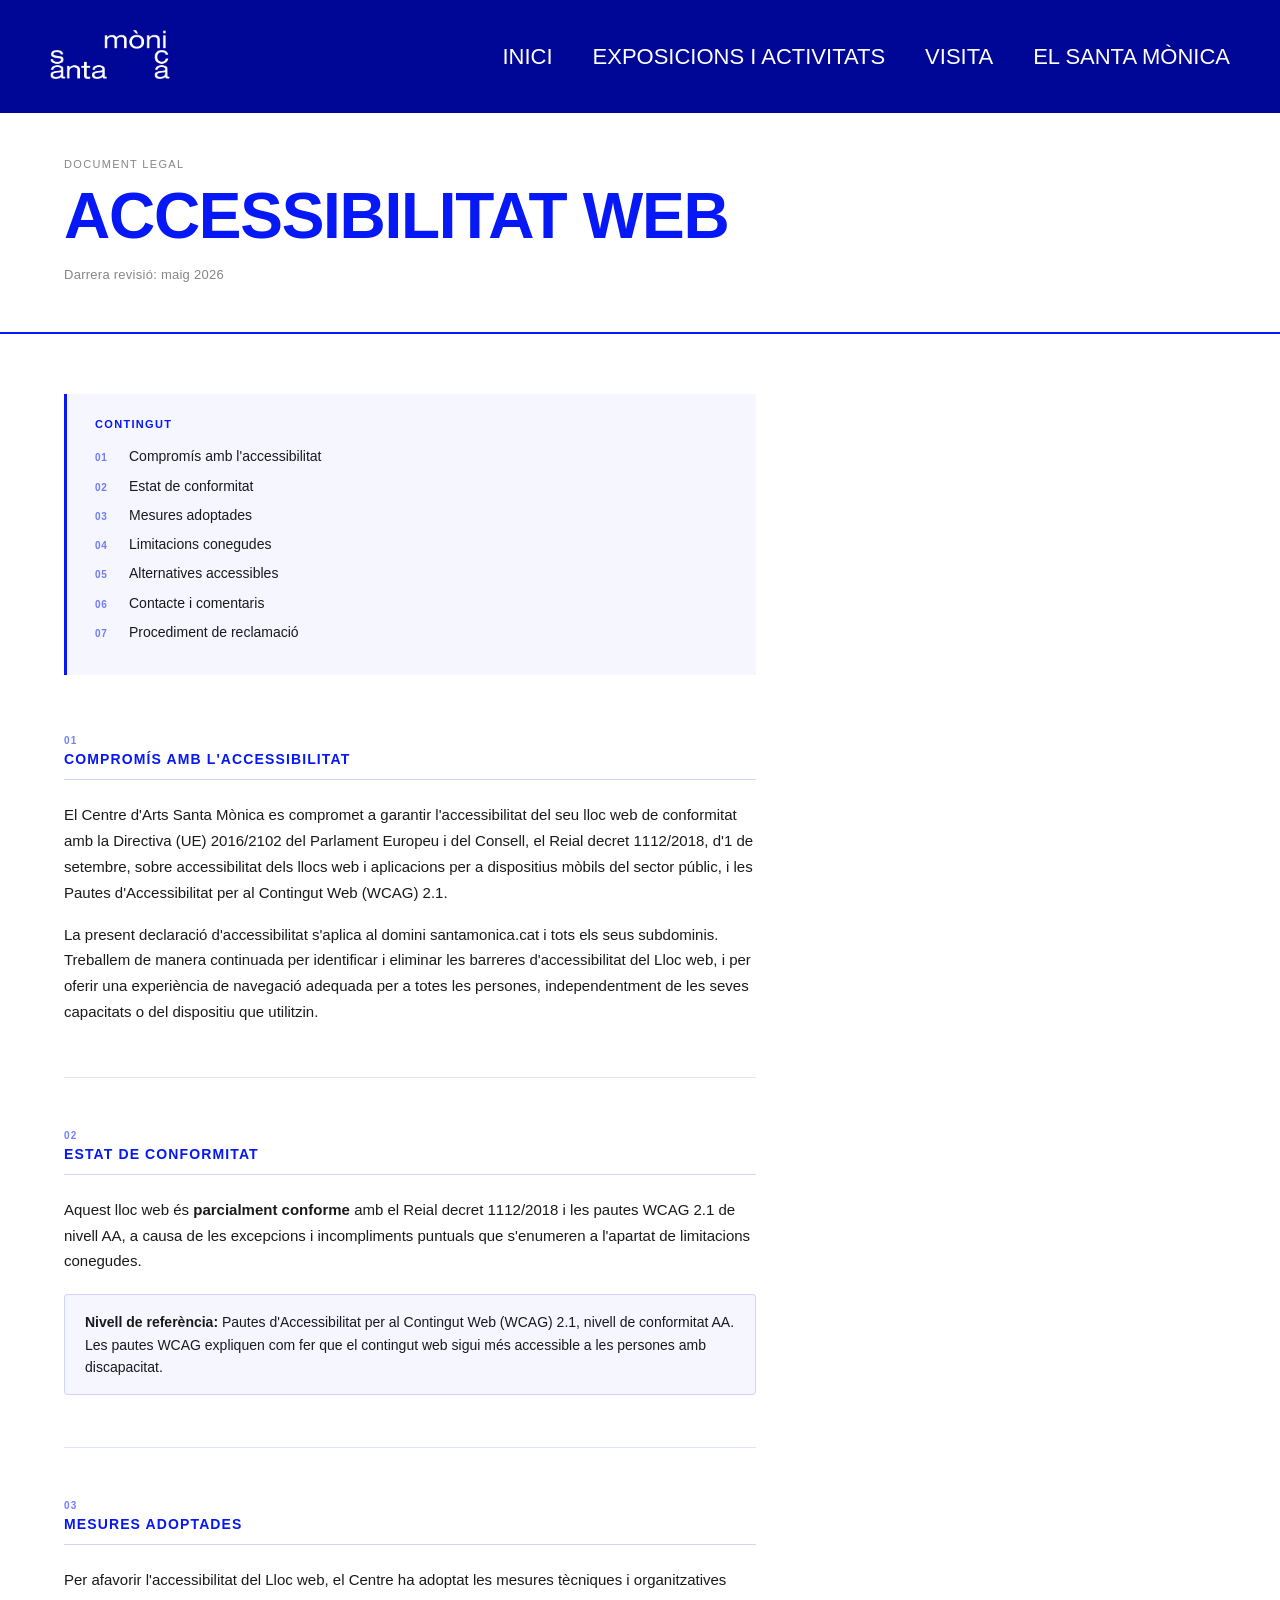
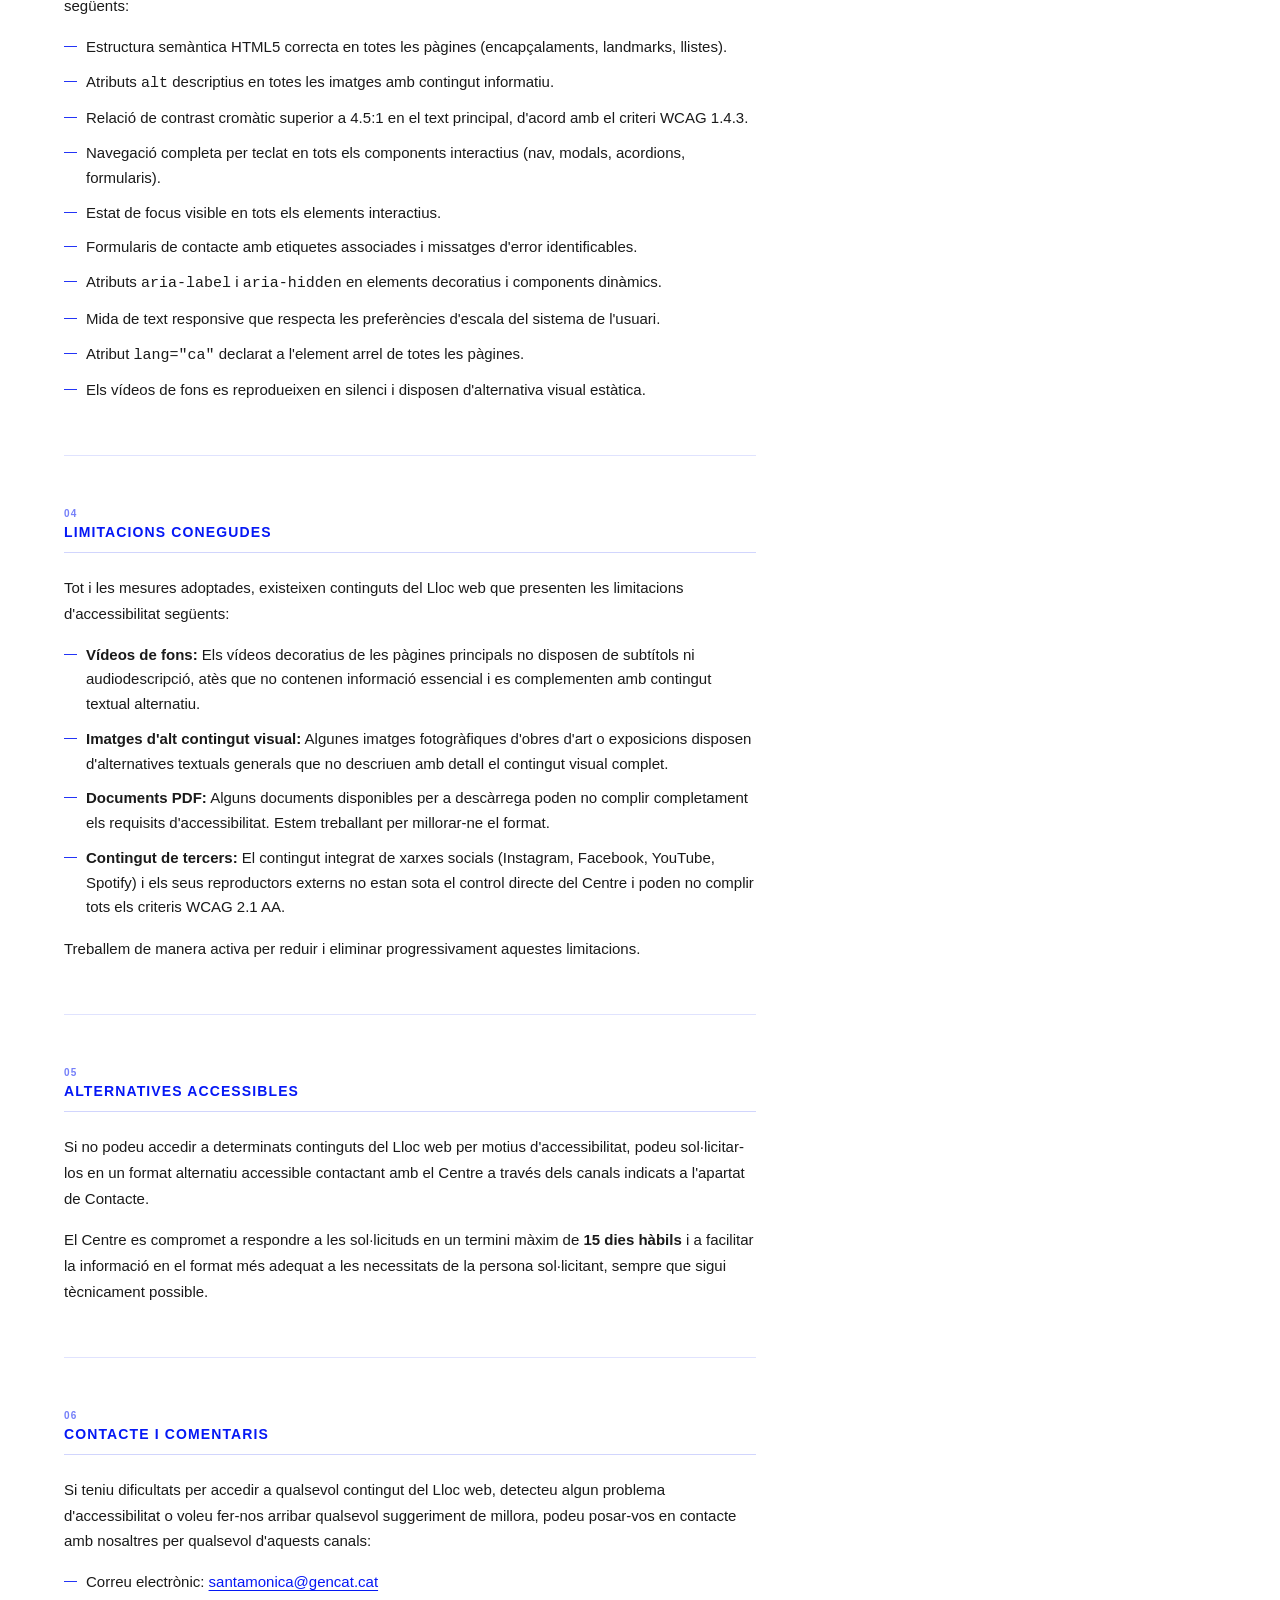
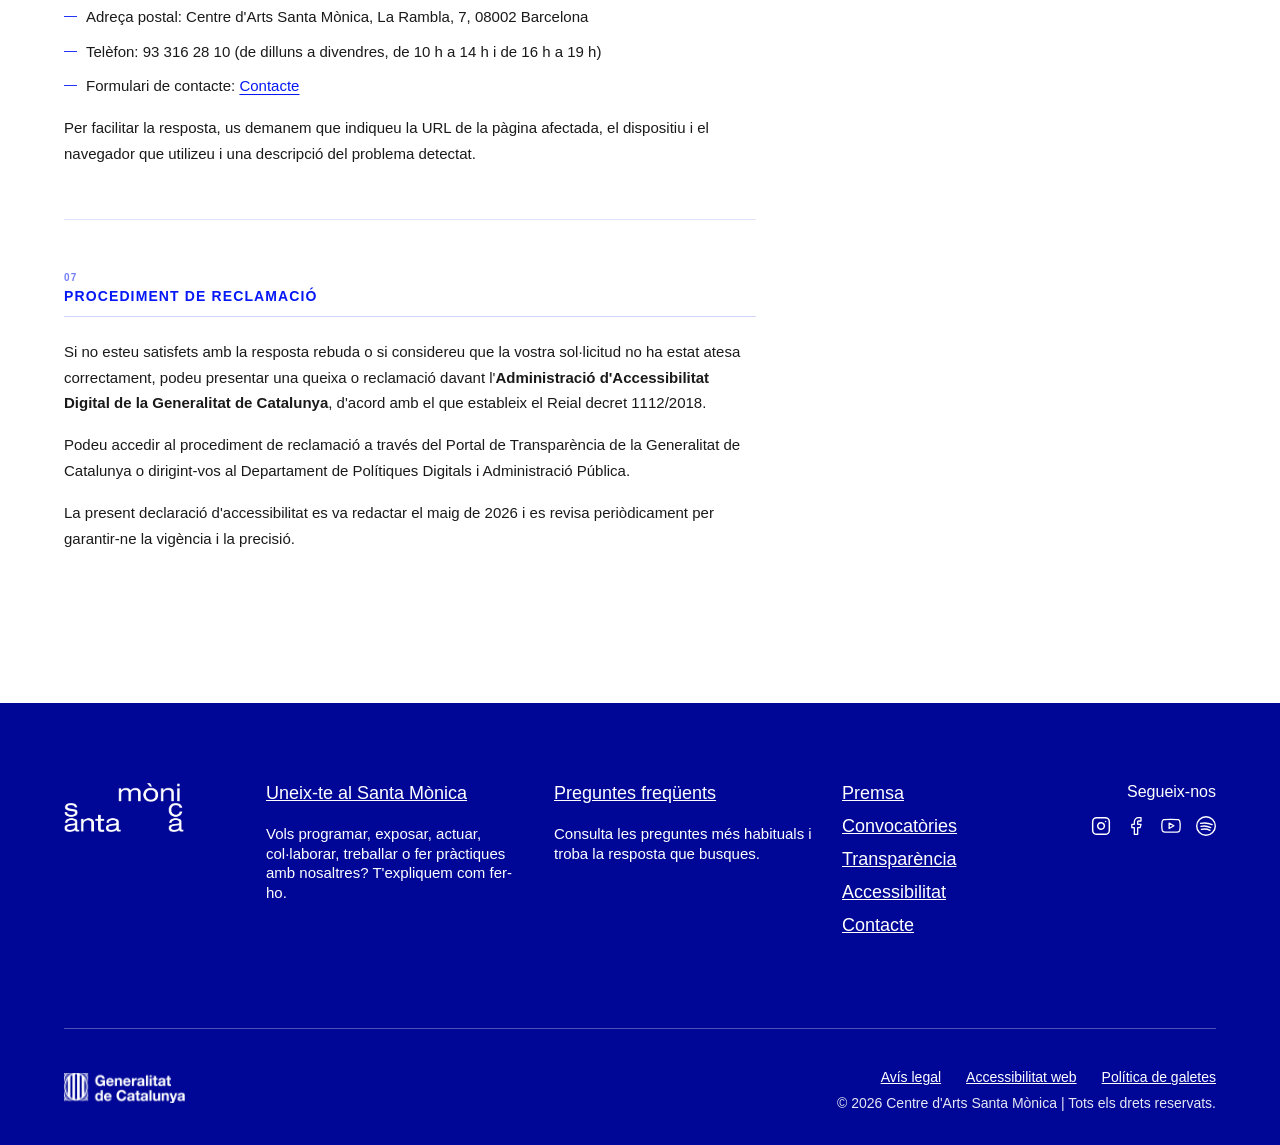
<file: accessibilitat.html>
<!DOCTYPE html>
<html lang="ca">
<head>
  <meta charset="UTF-8" />
  <meta name="viewport" content="width=device-width, initial-scale=1.0" />
  <link rel="icon" href="data:,">
  <meta name="author" content="Ruth Coll">
  <title>Accessibilitat Web — Santa Mònica Centre d'Arts Contemporànies</title>
  <link rel="stylesheet" href="css/base.css">
  <link rel="stylesheet" href="css/pages.css">
  <link rel="stylesheet" href="css/ui.css">
</head>

<body class="page-legal">

  <!-- NAVEGACIÓ -->
  <nav>
    <div class="logo-placeholder">
      <a href="index.html" aria-label="Santa Mònica — tornar a l'inici">
        <img class="img-logo" src="media/LOGOTIP_SM_negatiu.png" alt="Santa Mònica">
      </a>
    </div>
    <div class="nav-links">
      <a class="nav-link" href="index.html">INICI</a>
      <a class="nav-link" href="exp-act.html">EXPOSICIONS I ACTIVITATS</a>
      <a class="nav-link" href="visita.html">VISITA</a>
      <a class="nav-link" href="santa-monica.html">EL SANTA MÒNICA</a>
    </div>
    <div class="menu-toggle" role="button" aria-expanded="false" aria-label="Obrir menú" tabindex="0">
      <span></span>
      <span></span>
      <span></span>
    </div>
  </nav>

  <div class="legal-wrap">

    <!-- CAPÇALERA -->
    <header class="legal-header">
      <p class="legal-header-meta">Document legal</p>
      <h1 class="legal-header-title">Accessibilitat web</h1>
      <p class="legal-header-date">Darrera revisió: maig 2026</p>
    </header>

    <!-- COS -->
    <main class="legal-body">

      <!-- Índex -->
      <div class="legal-toc" aria-label="Índex del document">
        <p class="legal-toc-title">Contingut</p>
        <ol>
          <li><a href="#compromis">Compromís amb l'accessibilitat</a></li>
          <li><a href="#conformitat">Estat de conformitat</a></li>
          <li><a href="#mesures">Mesures adoptades</a></li>
          <li><a href="#limitacions">Limitacions conegudes</a></li>
          <li><a href="#alternatives">Alternatives accessibles</a></li>
          <li><a href="#contacte">Contacte i comentaris</a></li>
          <li><a href="#procediment">Procediment de reclamació</a></li>
        </ol>
      </div>

      <!-- 01 -->
      <section class="legal-section" id="compromis">
        <span class="legal-section-num">01</span>
        <h2 class="legal-section-title">Compromís amb l'accessibilitat</h2>
        <p>El Centre d'Arts Santa Mònica es compromet a garantir l'accessibilitat del seu lloc web de conformitat amb la Directiva (UE) 2016/2102 del Parlament Europeu i del Consell, el Reial decret 1112/2018, d'1 de setembre, sobre accessibilitat dels llocs web i aplicacions per a dispositius mòbils del sector públic, i les Pautes d'Accessibilitat per al Contingut Web (WCAG) 2.1.</p>
        <p>La present declaració d'accessibilitat s'aplica al domini santamonica.cat i tots els seus subdominis. Treballem de manera continuada per identificar i eliminar les barreres d'accessibilitat del Lloc web, i per oferir una experiència de navegació adequada per a totes les persones, independentment de les seves capacitats o del dispositiu que utilitzin.</p>
      </section>

      <hr class="legal-divider">

      <!-- 02 -->
      <section class="legal-section" id="conformitat">
        <span class="legal-section-num">02</span>
        <h2 class="legal-section-title">Estat de conformitat</h2>
        <p>Aquest lloc web és <strong>parcialment conforme</strong> amb el Reial decret 1112/2018 i les pautes WCAG 2.1 de nivell AA, a causa de les excepcions i incompliments puntuals que s'enumeren a l'apartat de limitacions conegudes.</p>
        <div class="legal-note">
          <strong>Nivell de referència:</strong> Pautes d'Accessibilitat per al Contingut Web (WCAG) 2.1, nivell de conformitat AA. Les pautes WCAG expliquen com fer que el contingut web sigui més accessible a les persones amb discapacitat.
        </div>
      </section>

      <hr class="legal-divider">

      <!-- 03 -->
      <section class="legal-section" id="mesures">
        <span class="legal-section-num">03</span>
        <h2 class="legal-section-title">Mesures adoptades</h2>
        <p>Per afavorir l'accessibilitat del Lloc web, el Centre ha adoptat les mesures tècniques i organitzatives següents:</p>
        <ul>
          <li>Estructura semàntica HTML5 correcta en totes les pàgines (encapçalaments, landmarks, llistes).</li>
          <li>Atributs <code>alt</code> descriptius en totes les imatges amb contingut informatiu.</li>
          <li>Relació de contrast cromàtic superior a 4.5:1 en el text principal, d'acord amb el criteri WCAG 1.4.3.</li>
          <li>Navegació completa per teclat en tots els components interactius (nav, modals, acordions, formularis).</li>
          <li>Estat de focus visible en tots els elements interactius.</li>
          <li>Formularis de contacte amb etiquetes associades i missatges d'error identificables.</li>
          <li>Atributs <code>aria-label</code> i <code>aria-hidden</code> en elements decoratius i components dinàmics.</li>
          <li>Mida de text responsive que respecta les preferències d'escala del sistema de l'usuari.</li>
          <li>Atribut <code>lang="ca"</code> declarat a l'element arrel de totes les pàgines.</li>
          <li>Els vídeos de fons es reprodueixen en silenci i disposen d'alternativa visual estàtica.</li>
        </ul>
      </section>

      <hr class="legal-divider">

      <!-- 04 -->
      <section class="legal-section" id="limitacions">
        <span class="legal-section-num">04</span>
        <h2 class="legal-section-title">Limitacions conegudes</h2>
        <p>Tot i les mesures adoptades, existeixen continguts del Lloc web que presenten les limitacions d'accessibilitat següents:</p>
        <ul>
          <li><strong>Vídeos de fons:</strong> Els vídeos decoratius de les pàgines principals no disposen de subtítols ni audiodescripció, atès que no contenen informació essencial i es complementen amb contingut textual alternatiu.</li>
          <li><strong>Imatges d'alt contingut visual:</strong> Algunes imatges fotogràfiques d'obres d'art o exposicions disposen d'alternatives textuals generals que no descriuen amb detall el contingut visual complet.</li>
          <li><strong>Documents PDF:</strong> Alguns documents disponibles per a descàrrega poden no complir completament els requisits d'accessibilitat. Estem treballant per millorar-ne el format.</li>
          <li><strong>Contingut de tercers:</strong> El contingut integrat de xarxes socials (Instagram, Facebook, YouTube, Spotify) i els seus reproductors externs no estan sota el control directe del Centre i poden no complir tots els criteris WCAG 2.1 AA.</li>
        </ul>
        <p>Treballem de manera activa per reduir i eliminar progressivament aquestes limitacions.</p>
      </section>

      <hr class="legal-divider">

      <!-- 05 -->
      <section class="legal-section" id="alternatives">
        <span class="legal-section-num">05</span>
        <h2 class="legal-section-title">Alternatives accessibles</h2>
        <p>Si no podeu accedir a determinats continguts del Lloc web per motius d'accessibilitat, podeu sol·licitar-los en un format alternatiu accessible contactant amb el Centre a través dels canals indicats a l'apartat de Contacte.</p>
        <p>El Centre es compromet a respondre a les sol·licituds en un termini màxim de <strong>15 dies hàbils</strong> i a facilitar la informació en el format més adequat a les necessitats de la persona sol·licitant, sempre que sigui tècnicament possible.</p>
      </section>

      <hr class="legal-divider">

      <!-- 06 -->
      <section class="legal-section" id="contacte">
        <span class="legal-section-num">06</span>
        <h2 class="legal-section-title">Contacte i comentaris</h2>
        <p>Si teniu dificultats per accedir a qualsevol contingut del Lloc web, detecteu algun problema d'accessibilitat o voleu fer-nos arribar qualsevol suggeriment de millora, podeu posar-vos en contacte amb nosaltres per qualsevol d'aquests canals:</p>
        <ul>
          <li>Correu electrònic: <a href="mailto:santamonica@gencat.cat">santamonica@gencat.cat</a></li>
          <li>Adreça postal: Centre d'Arts Santa Mònica, La Rambla, 7, 08002 Barcelona</li>
          <li>Telèfon: 93 316 28 10 (de dilluns a divendres, de 10 h a 14 h i de 16 h a 19 h)</li>
          <li>Formulari de contacte: <a href="index.html#contactForm">Contacte</a></li>
        </ul>
        <p>Per facilitar la resposta, us demanem que indiqueu la URL de la pàgina afectada, el dispositiu i el navegador que utilizeu i una descripció del problema detectat.</p>
      </section>

      <hr class="legal-divider">

      <!-- 07 -->
      <section class="legal-section" id="procediment">
        <span class="legal-section-num">07</span>
        <h2 class="legal-section-title">Procediment de reclamació</h2>
        <p>Si no esteu satisfets amb la resposta rebuda o si considereu que la vostra sol·licitud no ha estat atesa correctament, podeu presentar una queixa o reclamació davant l'<strong>Administració d'Accessibilitat Digital de la Generalitat de Catalunya</strong>, d'acord amb el que estableix el Reial decret 1112/2018.</p>
        <p>Podeu accedir al procediment de reclamació a través del Portal de Transparència de la Generalitat de Catalunya o dirigint-vos al Departament de Polítiques Digitals i Administració Pública.</p>
        <p>La present declaració d'accessibilitat es va redactar el maig de 2026 i es revisa periòdicament per garantir-ne la vigència i la precisió.</p>
      </section>

    </main>
  </div>

  <!-- FOOTER -->
  <footer class="site-footer">
    <div class="footer-container">
      <div class="footer-main">
        <div class="footer-col col-logo">
          <img src="media/LOGOTIP_SM_negatiu.png" alt="Santa Mònica" class="footer-brand">
        </div>
        <div class="footer-col">
          <a href="santa-monica.html" class="footer-title">Uneix-te al Santa Mònica</a>
          <p class="footer-text">
            Vols programar, exposar, actuar, col·laborar, treballar o fer pràctiques amb nosaltres? T'expliquem com fer-ho.
          </p>
        </div>
        <div class="footer-col">
          <a href="#" class="footer-title">Preguntes freqüents</a>
          <p class="footer-text">
            Consulta les preguntes més habituals i troba la resposta que busques.
          </p>
        </div>
        <div class="footer-col footer-links">
          <a href="#">Premsa</a>
          <a href="#">Convocatòries</a>
          <a href="#">Transparència</a>
          <a href="accessibilitat.html">Accessibilitat</a>
          <a href="index.html#contactForm">Contacte</a>
        </div>
        <div class="footer-col col-social">
          <span class="footer-label-social">Segueix-nos</span>
          <div class="social-icons">
            <a href="https://www.instagram.com/centredartssantamonica?utm_source=ig_web_button_share_sheet&igsh=ZDNlZDc0MzIxNw==">
              <img src="media/icons/Instagram.svg" alt="Instagram">
            </a>
            <a href="https://www.facebook.com/centredartssantamonica/">
              <img src="media/icons/Facebook.svg" alt="Facebook">
            </a>
            <a href="https://www.youtube.com/@centredartssantamonica/videos">
              <img src="media/icons/Youtube.svg" alt="Youtube">
            </a>
            <a href="https://open.spotify.com/show/2XfPIAbiKjf5RLUIC010Aw?si=94f9bc2fd46b4761">
              <img src="media/icons/spotify.svg" alt="Spotify">
            </a>
          </div>
        </div>
      </div>
      <div class="footer-bottom">
        <div class="footer-bottom-left">
          <img src="media/logos/generalitat.svg" alt="Generalitat de Catalunya" class="logo-gencat">
        </div>
        <div class="footer-bottom-right">
          <div class="legal-links">
            <a href="avis-legal.html">Avís legal</a>
            <a href="accessibilitat.html">Accessibilitat web</a>
            <a href="politica-galetes.html">Política de galetes</a>
          </div>
          <p class="copyright">© 2026 Centre d'Arts Santa Mònica | Tots els drets reservats.</p>
        </div>
      </div>
    </div>
  </footer>

  <script src="js/main.js"></script>
</body>
</html>
</file>
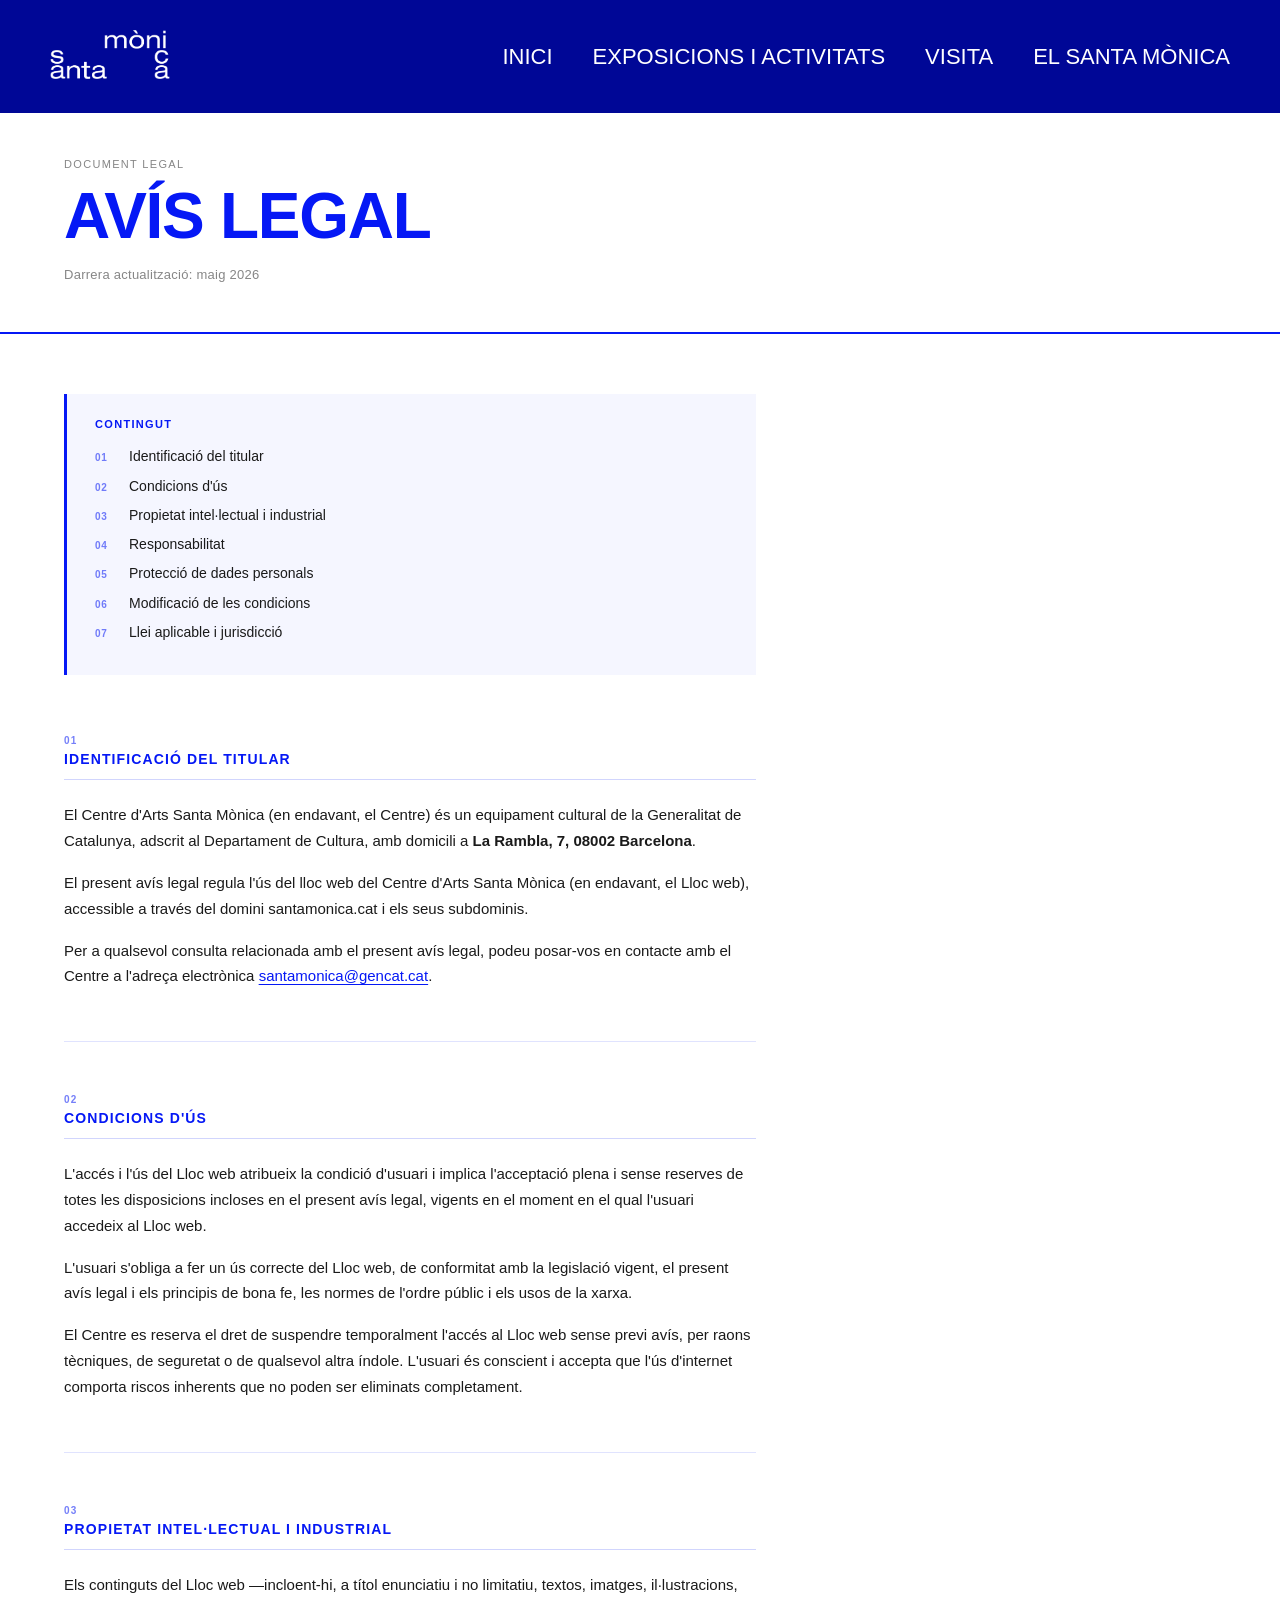
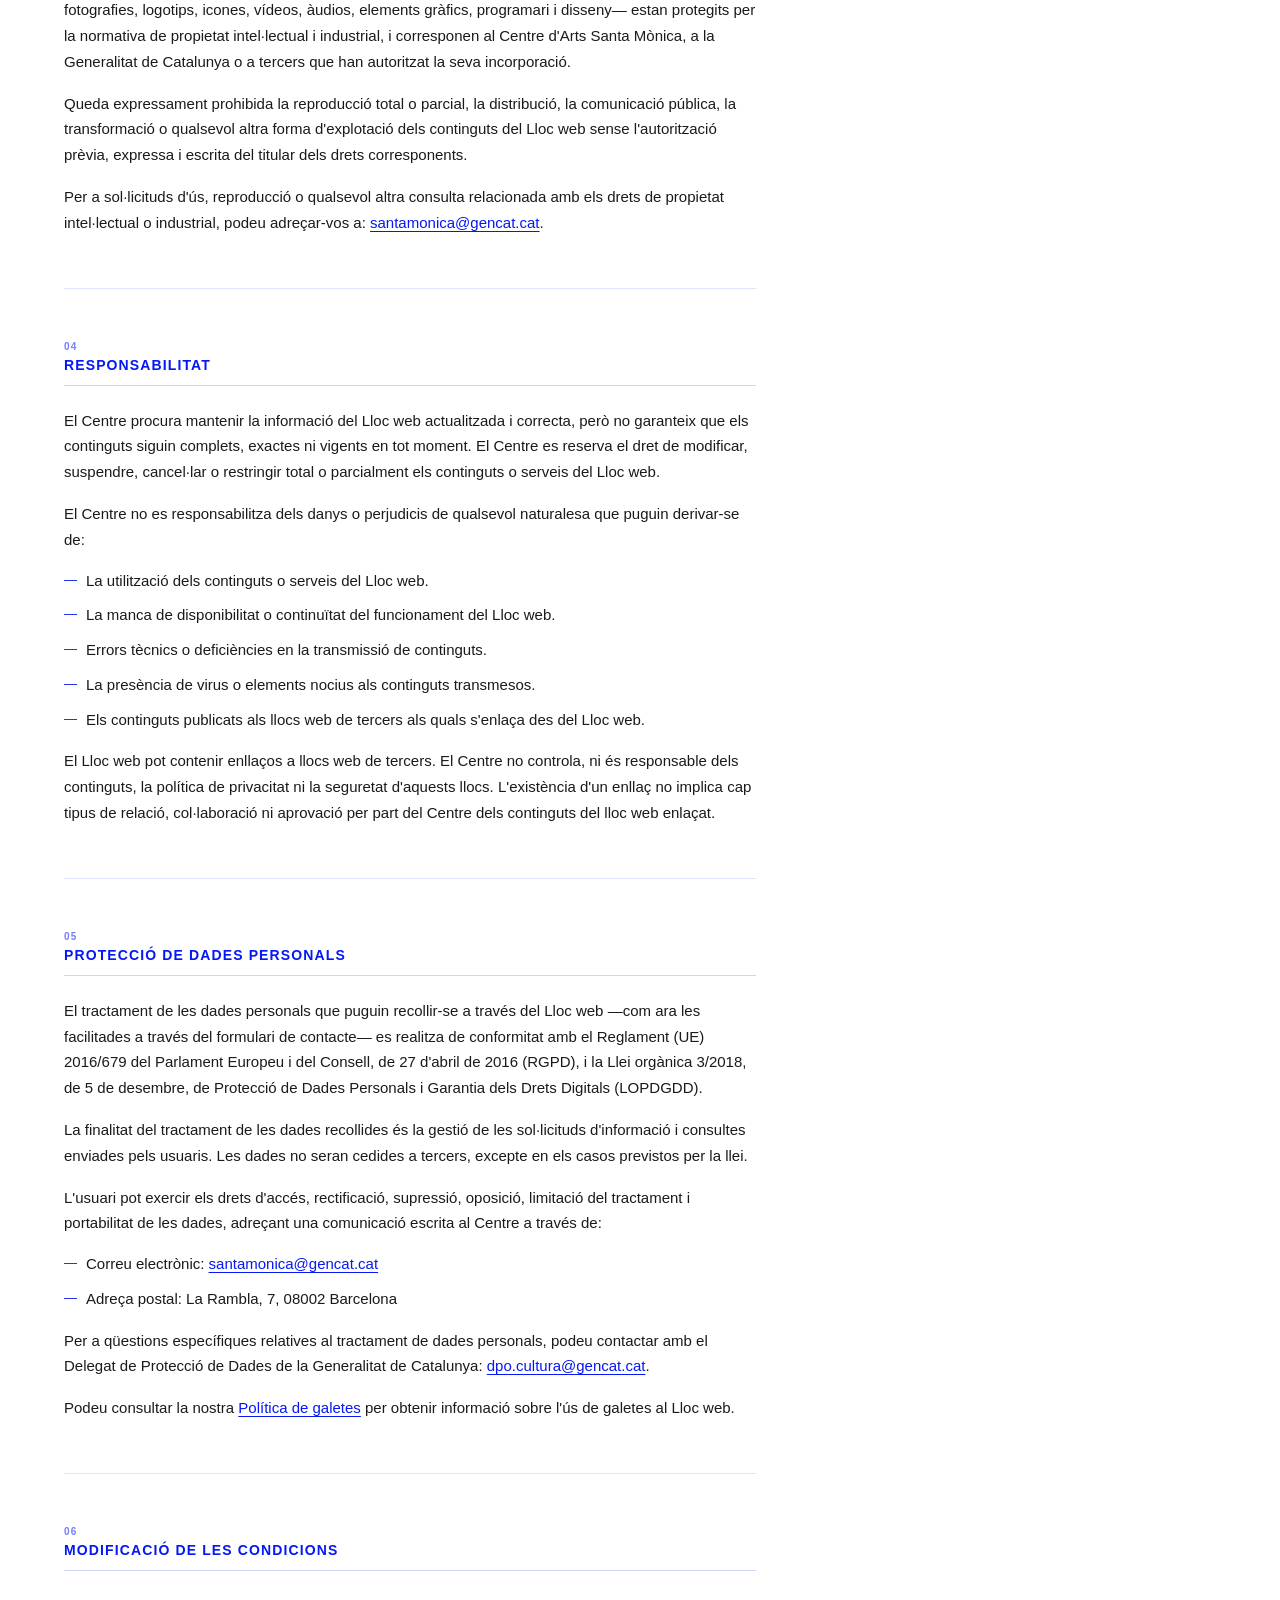
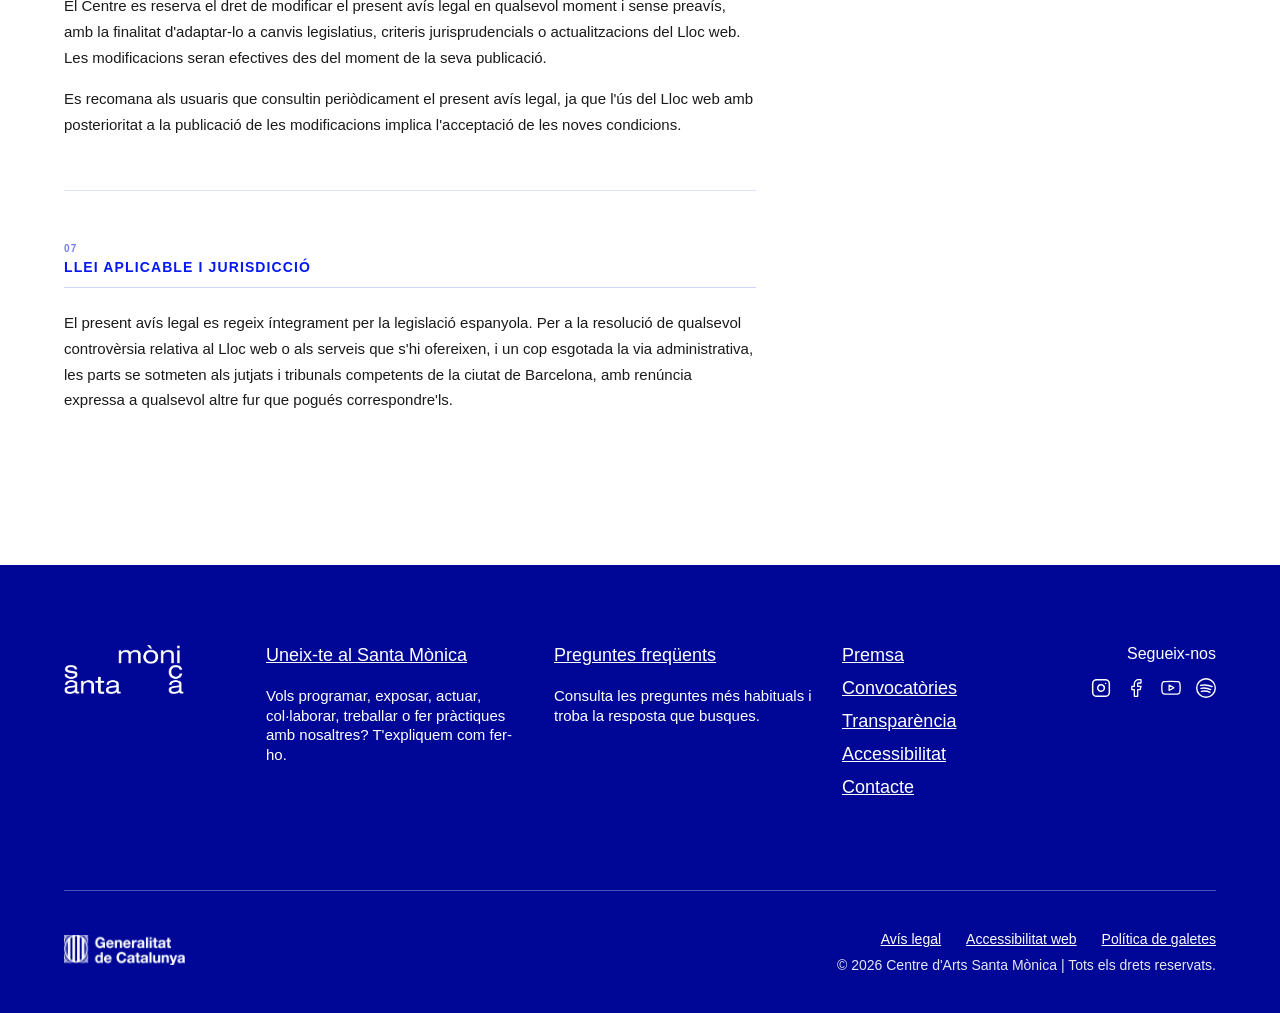
<file: avis-legal.html>
<!DOCTYPE html>
<html lang="ca">
<head>
  <meta charset="UTF-8" />
  <meta name="viewport" content="width=device-width, initial-scale=1.0" />
  <link rel="icon" href="data:,">
  <meta name="author" content="Ruth Coll">
  <title>Avís Legal — Santa Mònica Centre d'Arts Contemporànies</title>
  <link rel="stylesheet" href="css/base.css">
  <link rel="stylesheet" href="css/pages.css">
  <link rel="stylesheet" href="css/ui.css">
</head>

<body class="page-legal">

  <!-- NAVEGACIÓ -->
  <nav>
    <div class="logo-placeholder">
      <a href="index.html" aria-label="Santa Mònica — tornar a l'inici">
        <img class="img-logo" src="media/LOGOTIP_SM_negatiu.png" alt="Santa Mònica">
      </a>
    </div>
    <div class="nav-links">
      <a class="nav-link" href="index.html">INICI</a>
      <a class="nav-link" href="exp-act.html">EXPOSICIONS I ACTIVITATS</a>
      <a class="nav-link" href="visita.html">VISITA</a>
      <a class="nav-link" href="santa-monica.html">EL SANTA MÒNICA</a>
    </div>
    <div class="menu-toggle" role="button" aria-expanded="false" aria-label="Obrir menú" tabindex="0">
      <span></span>
      <span></span>
      <span></span>
    </div>
  </nav>

  <div class="legal-wrap">

    <!-- CAPÇALERA -->
    <header class="legal-header">
      <p class="legal-header-meta">Document legal</p>
      <h1 class="legal-header-title">Avís legal</h1>
      <p class="legal-header-date">Darrera actualització: maig 2026</p>
    </header>

    <!-- COS -->
    <main class="legal-body">

      <!-- Índex -->
      <div class="legal-toc" aria-label="Índex del document">
        <p class="legal-toc-title">Contingut</p>
        <ol>
          <li><a href="#titular">Identificació del titular</a></li>
          <li><a href="#condicions">Condicions d'ús</a></li>
          <li><a href="#propietat">Propietat intel·lectual i industrial</a></li>
          <li><a href="#responsabilitat">Responsabilitat</a></li>
          <li><a href="#dades">Protecció de dades personals</a></li>
          <li><a href="#modificacio">Modificació de les condicions</a></li>
          <li><a href="#llei">Llei aplicable i jurisdicció</a></li>
        </ol>
      </div>

      <!-- 01 -->
      <section class="legal-section" id="titular">
        <span class="legal-section-num">01</span>
        <h2 class="legal-section-title">Identificació del titular</h2>
        <p>El Centre d'Arts Santa Mònica (en endavant, el Centre) és un equipament cultural de la Generalitat de Catalunya, adscrit al Departament de Cultura, amb domicili a <strong>La Rambla, 7, 08002 Barcelona</strong>.</p>
        <p>El present avís legal regula l'ús del lloc web del Centre d'Arts Santa Mònica (en endavant, el Lloc web), accessible a través del domini santamonica.cat i els seus subdominis.</p>
        <p>Per a qualsevol consulta relacionada amb el present avís legal, podeu posar-vos en contacte amb el Centre a l'adreça electrònica <a href="mailto:santamonica@gencat.cat">santamonica@gencat.cat</a>.</p>
      </section>

      <hr class="legal-divider">

      <!-- 02 -->
      <section class="legal-section" id="condicions">
        <span class="legal-section-num">02</span>
        <h2 class="legal-section-title">Condicions d'ús</h2>
        <p>L'accés i l'ús del Lloc web atribueix la condició d'usuari i implica l'acceptació plena i sense reserves de totes les disposicions incloses en el present avís legal, vigents en el moment en el qual l'usuari accedeix al Lloc web.</p>
        <p>L'usuari s'obliga a fer un ús correcte del Lloc web, de conformitat amb la legislació vigent, el present avís legal i els principis de bona fe, les normes de l'ordre públic i els usos de la xarxa.</p>
        <p>El Centre es reserva el dret de suspendre temporalment l'accés al Lloc web sense previ avís, per raons tècniques, de seguretat o de qualsevol altra índole. L'usuari és conscient i accepta que l'ús d'internet comporta riscos inherents que no poden ser eliminats completament.</p>
      </section>

      <hr class="legal-divider">

      <!-- 03 -->
      <section class="legal-section" id="propietat">
        <span class="legal-section-num">03</span>
        <h2 class="legal-section-title">Propietat intel·lectual i industrial</h2>
        <p>Els continguts del Lloc web —incloent-hi, a títol enunciatiu i no limitatiu, textos, imatges, il·lustracions, fotografies, logotips, icones, vídeos, àudios, elements gràfics, programari i disseny— estan protegits per la normativa de propietat intel·lectual i industrial, i corresponen al Centre d'Arts Santa Mònica, a la Generalitat de Catalunya o a tercers que han autoritzat la seva incorporació.</p>
        <p>Queda expressament prohibida la reproducció total o parcial, la distribució, la comunicació pública, la transformació o qualsevol altra forma d'explotació dels continguts del Lloc web sense l'autorització prèvia, expressa i escrita del titular dels drets corresponents.</p>
        <p>Per a sol·licituds d'ús, reproducció o qualsevol altra consulta relacionada amb els drets de propietat intel·lectual o industrial, podeu adreçar-vos a: <a href="mailto:santamonica@gencat.cat">santamonica@gencat.cat</a>.</p>
      </section>

      <hr class="legal-divider">

      <!-- 04 -->
      <section class="legal-section" id="responsabilitat">
        <span class="legal-section-num">04</span>
        <h2 class="legal-section-title">Responsabilitat</h2>
        <p>El Centre procura mantenir la informació del Lloc web actualitzada i correcta, però no garanteix que els continguts siguin complets, exactes ni vigents en tot moment. El Centre es reserva el dret de modificar, suspendre, cancel·lar o restringir total o parcialment els continguts o serveis del Lloc web.</p>
        <p>El Centre no es responsabilitza dels danys o perjudicis de qualsevol naturalesa que puguin derivar-se de:</p>
        <ul>
          <li>La utilització dels continguts o serveis del Lloc web.</li>
          <li>La manca de disponibilitat o continuïtat del funcionament del Lloc web.</li>
          <li>Errors tècnics o deficiències en la transmissió de continguts.</li>
          <li>La presència de virus o elements nocius als continguts transmesos.</li>
          <li>Els continguts publicats als llocs web de tercers als quals s'enlaça des del Lloc web.</li>
        </ul>
        <p>El Lloc web pot contenir enllaços a llocs web de tercers. El Centre no controla, ni és responsable dels continguts, la política de privacitat ni la seguretat d'aquests llocs. L'existència d'un enllaç no implica cap tipus de relació, col·laboració ni aprovació per part del Centre dels continguts del lloc web enlaçat.</p>
      </section>

      <hr class="legal-divider">

      <!-- 05 -->
      <section class="legal-section" id="dades">
        <span class="legal-section-num">05</span>
        <h2 class="legal-section-title">Protecció de dades personals</h2>
        <p>El tractament de les dades personals que puguin recollir-se a través del Lloc web —com ara les facilitades a través del formulari de contacte— es realitza de conformitat amb el Reglament (UE) 2016/679 del Parlament Europeu i del Consell, de 27 d'abril de 2016 (RGPD), i la Llei orgànica 3/2018, de 5 de desembre, de Protecció de Dades Personals i Garantia dels Drets Digitals (LOPDGDD).</p>
        <p>La finalitat del tractament de les dades recollides és la gestió de les sol·licituds d'informació i consultes enviades pels usuaris. Les dades no seran cedides a tercers, excepte en els casos previstos per la llei.</p>
        <p>L'usuari pot exercir els drets d'accés, rectificació, supressió, oposició, limitació del tractament i portabilitat de les dades, adreçant una comunicació escrita al Centre a través de:</p>
        <ul>
          <li>Correu electrònic: <a href="mailto:santamonica@gencat.cat">santamonica@gencat.cat</a></li>
          <li>Adreça postal: La Rambla, 7, 08002 Barcelona</li>
        </ul>
        <p>Per a qüestions específiques relatives al tractament de dades personals, podeu contactar amb el Delegat de Protecció de Dades de la Generalitat de Catalunya: <a href="mailto:dpo.cultura@gencat.cat">dpo.cultura@gencat.cat</a>.</p>
        <p>Podeu consultar la nostra <a href="politica-galetes.html">Política de galetes</a> per obtenir informació sobre l'ús de galetes al Lloc web.</p>
      </section>

      <hr class="legal-divider">

      <!-- 06 -->
      <section class="legal-section" id="modificacio">
        <span class="legal-section-num">06</span>
        <h2 class="legal-section-title">Modificació de les condicions</h2>
        <p>El Centre es reserva el dret de modificar el present avís legal en qualsevol moment i sense preavís, amb la finalitat d'adaptar-lo a canvis legislatius, criteris jurisprudencials o actualitzacions del Lloc web. Les modificacions seran efectives des del moment de la seva publicació.</p>
        <p>Es recomana als usuaris que consultin periòdicament el present avís legal, ja que l'ús del Lloc web amb posterioritat a la publicació de les modificacions implica l'acceptació de les noves condicions.</p>
      </section>

      <hr class="legal-divider">

      <!-- 07 -->
      <section class="legal-section" id="llei">
        <span class="legal-section-num">07</span>
        <h2 class="legal-section-title">Llei aplicable i jurisdicció</h2>
        <p>El present avís legal es regeix íntegrament per la legislació espanyola. Per a la resolució de qualsevol controvèrsia relativa al Lloc web o als serveis que s'hi ofereixen, i un cop esgotada la via administrativa, les parts se sotmeten als jutjats i tribunals competents de la ciutat de Barcelona, amb renúncia expressa a qualsevol altre fur que pogués correspondre'ls.</p>
      </section>

    </main>
  </div>

  <!-- FOOTER -->
  <footer class="site-footer">
    <div class="footer-container">
      <div class="footer-main">
        <div class="footer-col col-logo">
          <img src="media/LOGOTIP_SM_negatiu.png" alt="Santa Mònica" class="footer-brand">
        </div>
        <div class="footer-col">
          <a href="santa-monica.html" class="footer-title">Uneix-te al Santa Mònica</a>
          <p class="footer-text">
            Vols programar, exposar, actuar, col·laborar, treballar o fer pràctiques amb nosaltres? T'expliquem com fer-ho.
          </p>
        </div>
        <div class="footer-col">
          <a href="#" class="footer-title">Preguntes freqüents</a>
          <p class="footer-text">
            Consulta les preguntes més habituals i troba la resposta que busques.
          </p>
        </div>
        <div class="footer-col footer-links">
          <a href="#">Premsa</a>
          <a href="#">Convocatòries</a>
          <a href="#">Transparència</a>
          <a href="accessibilitat.html">Accessibilitat</a>
          <a href="index.html#contactForm">Contacte</a>
        </div>
        <div class="footer-col col-social">
          <span class="footer-label-social">Segueix-nos</span>
          <div class="social-icons">
            <a href="https://www.instagram.com/centredartssantamonica?utm_source=ig_web_button_share_sheet&igsh=ZDNlZDc0MzIxNw==">
              <img src="media/icons/Instagram.svg" alt="Instagram">
            </a>
            <a href="https://www.facebook.com/centredartssantamonica/">
              <img src="media/icons/Facebook.svg" alt="Facebook">
            </a>
            <a href="https://www.youtube.com/@centredartssantamonica/videos">
              <img src="media/icons/Youtube.svg" alt="Youtube">
            </a>
            <a href="https://open.spotify.com/show/2XfPIAbiKjf5RLUIC010Aw?si=94f9bc2fd46b4761">
              <img src="media/icons/spotify.svg" alt="Spotify">
            </a>
          </div>
        </div>
      </div>
      <div class="footer-bottom">
        <div class="footer-bottom-left">
          <img src="media/logos/generalitat.svg" alt="Generalitat de Catalunya" class="logo-gencat">
        </div>
        <div class="footer-bottom-right">
          <div class="legal-links">
            <a href="avis-legal.html">Avís legal</a>
            <a href="accessibilitat.html">Accessibilitat web</a>
            <a href="politica-galetes.html">Política de galetes</a>
          </div>
          <p class="copyright">© 2026 Centre d'Arts Santa Mònica | Tots els drets reservats.</p>
        </div>
      </div>
    </div>
  </footer>

  <script src="js/main.js"></script>
</body>
</html>
</file>
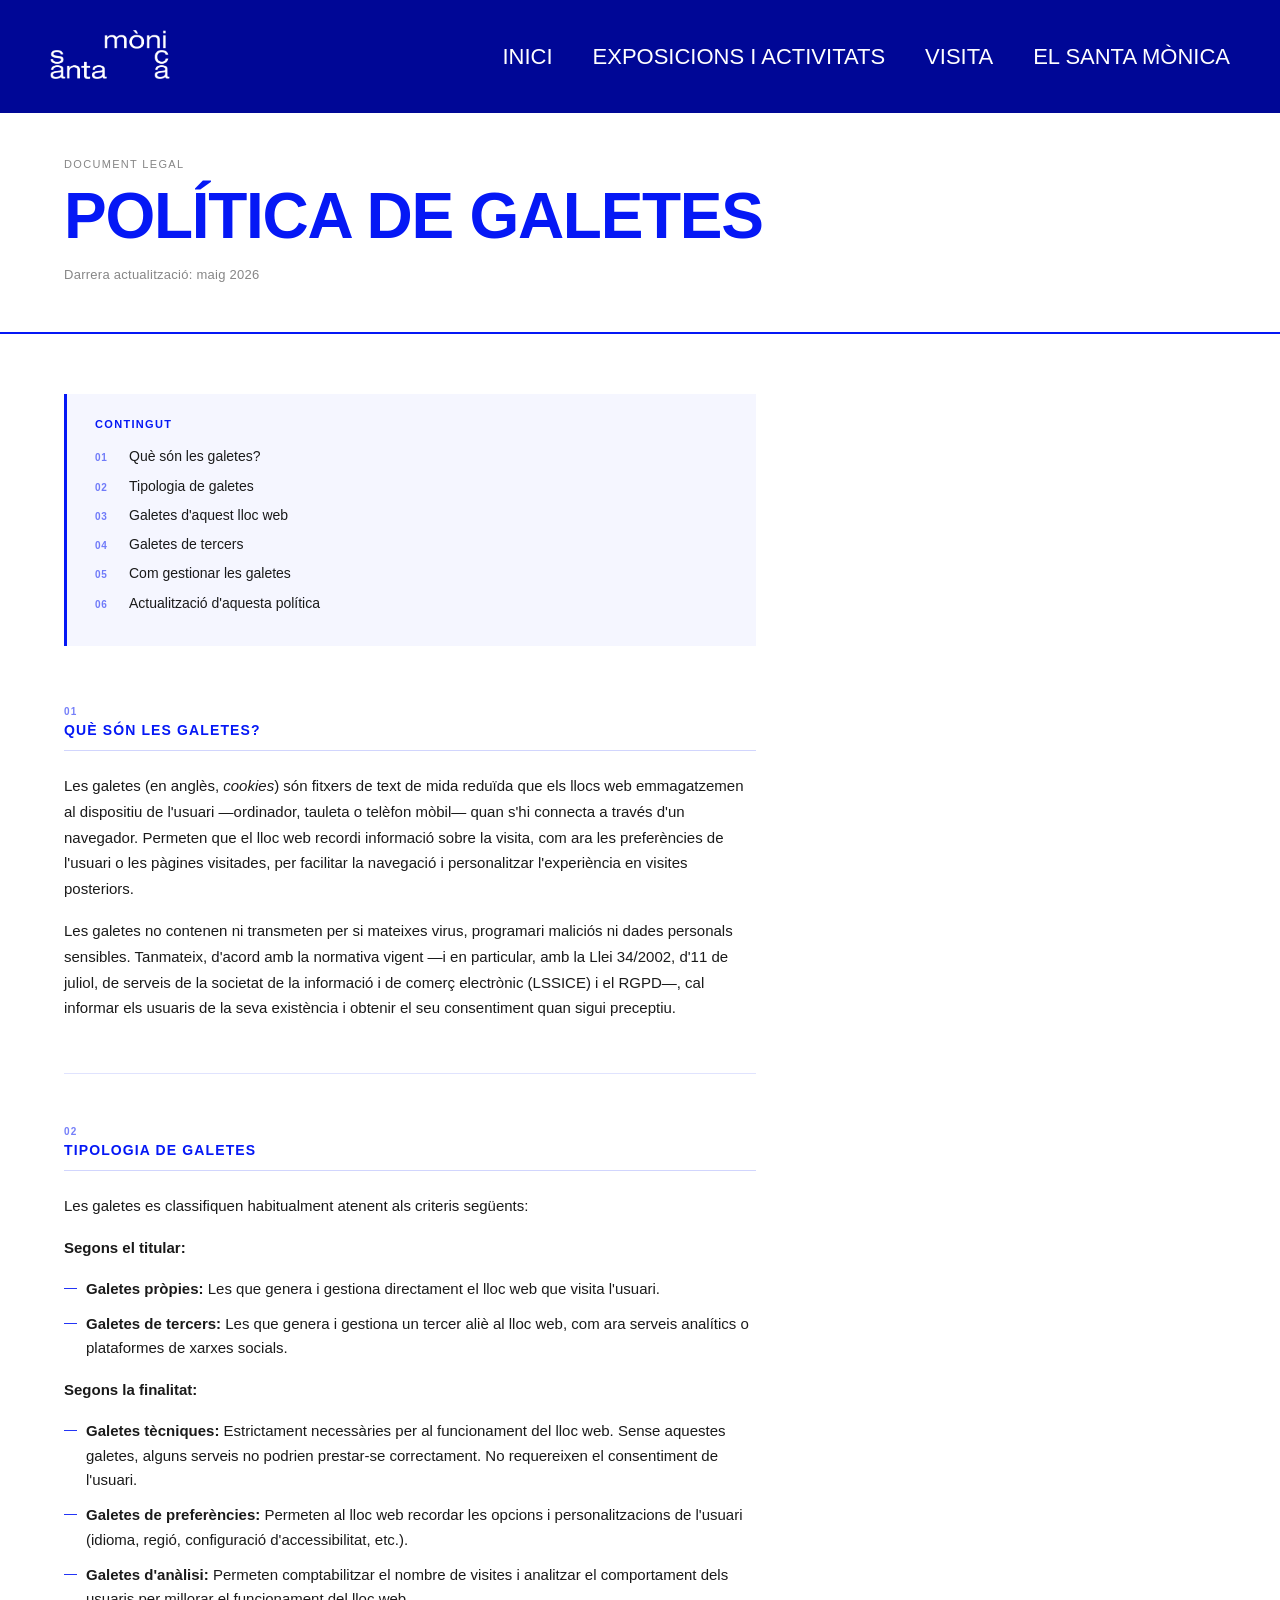
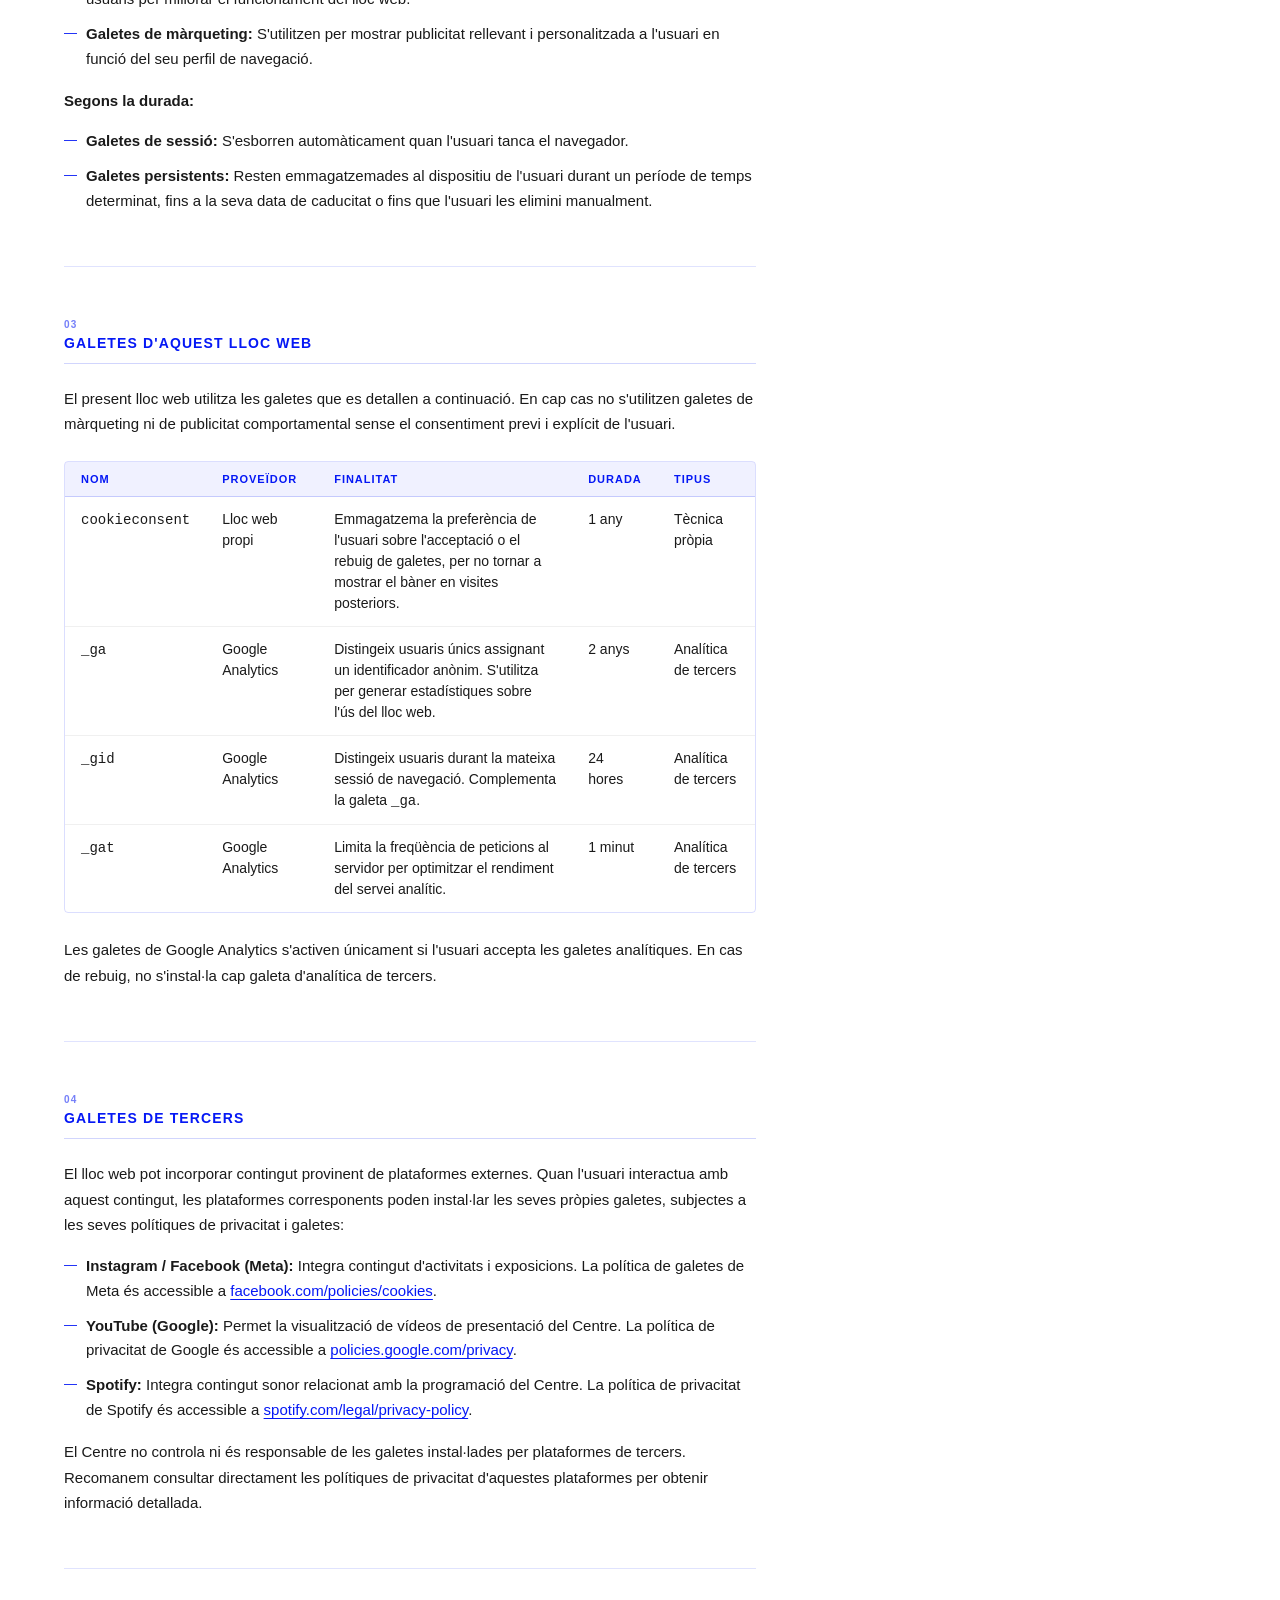
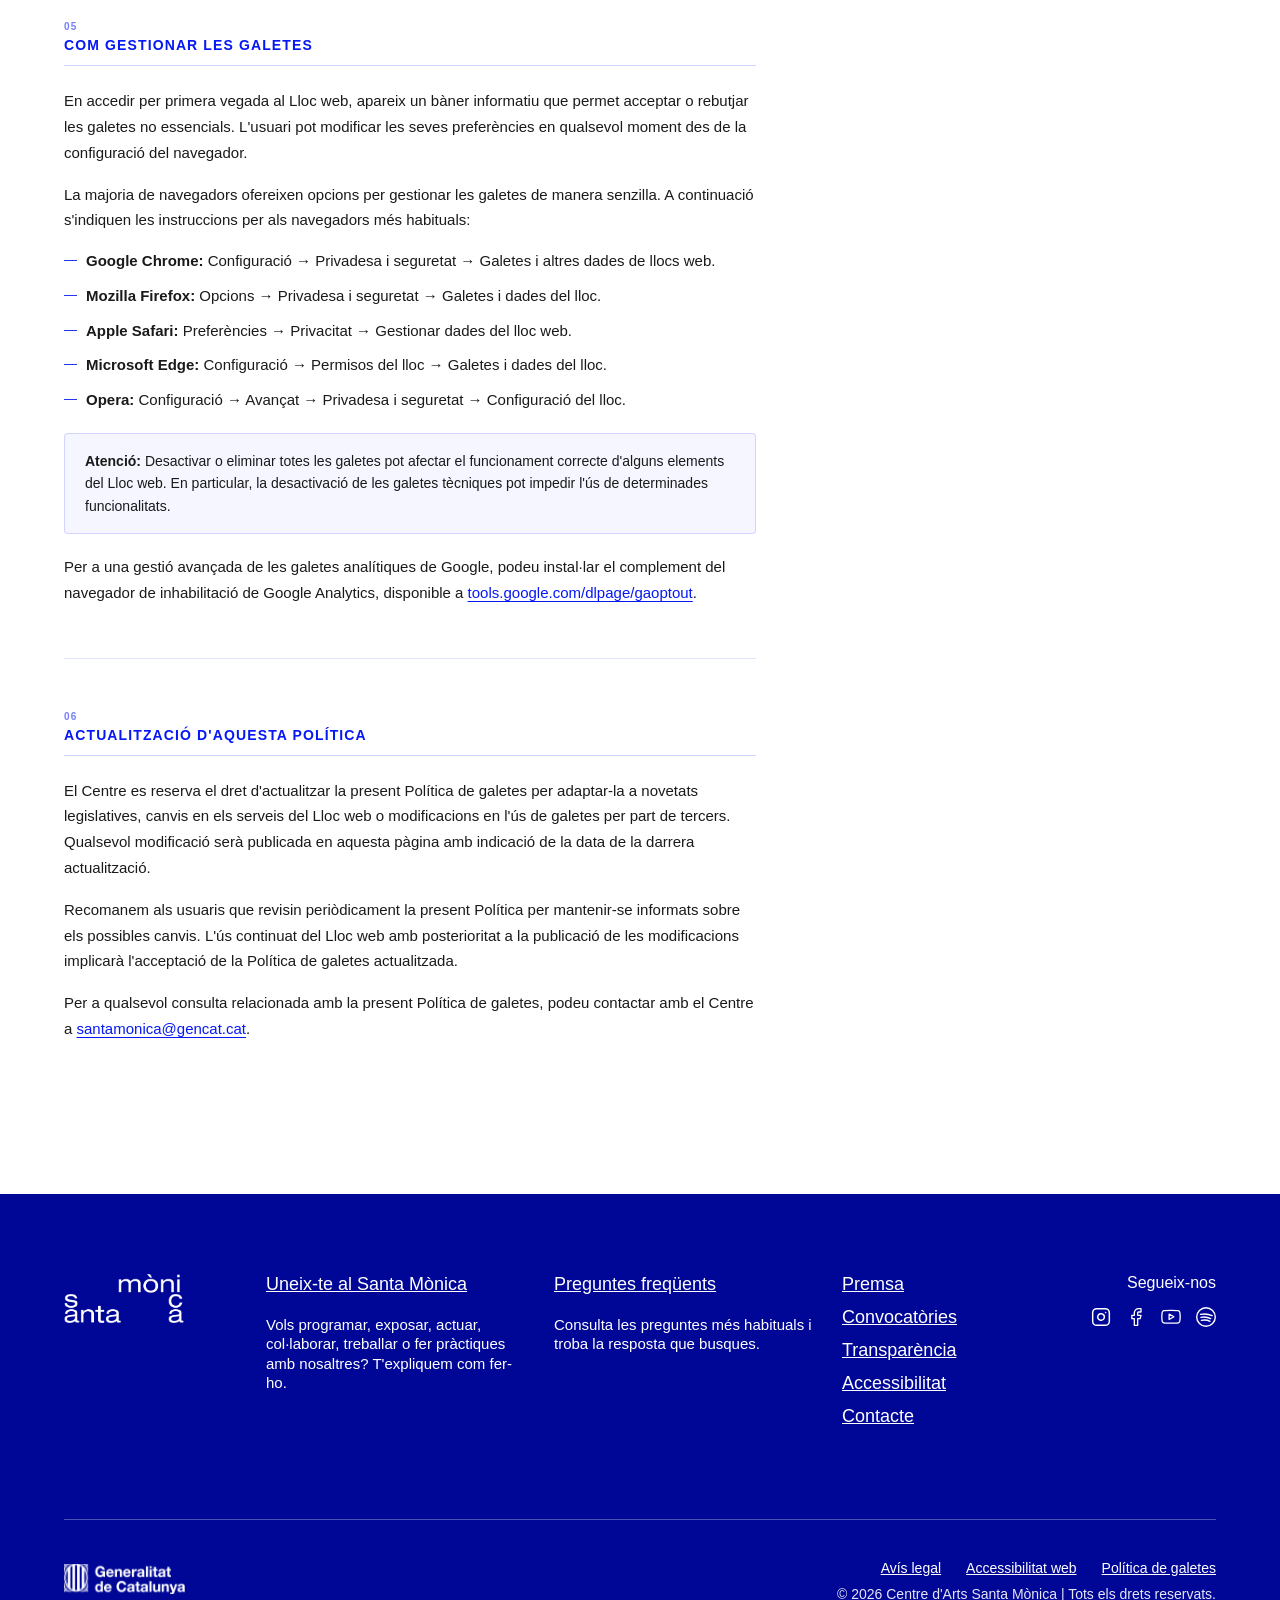
<file: politica-galetes.html>
<!DOCTYPE html>
<html lang="ca">
<head>
  <meta charset="UTF-8" />
  <meta name="viewport" content="width=device-width, initial-scale=1.0" />
  <link rel="icon" href="data:,">
  <meta name="author" content="Ruth Coll">
  <title>Política de Galetes — Santa Mònica Centre d'Arts Contemporànies</title>
  <link rel="stylesheet" href="css/base.css">
  <link rel="stylesheet" href="css/pages.css">
  <link rel="stylesheet" href="css/ui.css">
</head>

<body class="page-legal">

  <!-- NAVEGACIÓ -->
  <nav>
    <div class="logo-placeholder">
      <a href="index.html" aria-label="Santa Mònica — tornar a l'inici">
        <img class="img-logo" src="media/LOGOTIP_SM_negatiu.png" alt="Santa Mònica">
      </a>
    </div>
    <div class="nav-links">
      <a class="nav-link" href="index.html">INICI</a>
      <a class="nav-link" href="exp-act.html">EXPOSICIONS I ACTIVITATS</a>
      <a class="nav-link" href="visita.html">VISITA</a>
      <a class="nav-link" href="santa-monica.html">EL SANTA MÒNICA</a>
    </div>
    <div class="menu-toggle" role="button" aria-expanded="false" aria-label="Obrir menú" tabindex="0">
      <span></span>
      <span></span>
      <span></span>
    </div>
  </nav>

  <div class="legal-wrap">

    <!-- CAPÇALERA -->
    <header class="legal-header">
      <p class="legal-header-meta">Document legal</p>
      <h1 class="legal-header-title">Política de galetes</h1>
      <p class="legal-header-date">Darrera actualització: maig 2026</p>
    </header>

    <!-- COS -->
    <main class="legal-body">

      <!-- Índex -->
      <div class="legal-toc" aria-label="Índex del document">
        <p class="legal-toc-title">Contingut</p>
        <ol>
          <li><a href="#que-son">Què són les galetes?</a></li>
          <li><a href="#tipus">Tipologia de galetes</a></li>
          <li><a href="#galetes-web">Galetes d'aquest lloc web</a></li>
          <li><a href="#tercers">Galetes de tercers</a></li>
          <li><a href="#gestio">Com gestionar les galetes</a></li>
          <li><a href="#actualitzacio">Actualització d'aquesta política</a></li>
        </ol>
      </div>

      <!-- 01 -->
      <section class="legal-section" id="que-son">
        <span class="legal-section-num">01</span>
        <h2 class="legal-section-title">Què són les galetes?</h2>
        <p>Les galetes (en anglès, <em>cookies</em>) són fitxers de text de mida reduïda que els llocs web emmagatzemen al dispositiu de l'usuari —ordinador, tauleta o telèfon mòbil— quan s'hi connecta a través d'un navegador. Permeten que el lloc web recordi informació sobre la visita, com ara les preferències de l'usuari o les pàgines visitades, per facilitar la navegació i personalitzar l'experiència en visites posteriors.</p>
        <p>Les galetes no contenen ni transmeten per si mateixes virus, programari maliciós ni dades personals sensibles. Tanmateix, d'acord amb la normativa vigent —i en particular, amb la Llei 34/2002, d'11 de juliol, de serveis de la societat de la informació i de comerç electrònic (LSSICE) i el RGPD—, cal informar els usuaris de la seva existència i obtenir el seu consentiment quan sigui preceptiu.</p>
      </section>

      <hr class="legal-divider">

      <!-- 02 -->
      <section class="legal-section" id="tipus">
        <span class="legal-section-num">02</span>
        <h2 class="legal-section-title">Tipologia de galetes</h2>
        <p>Les galetes es classifiquen habitualment atenent als criteris següents:</p>

        <p><strong>Segons el titular:</strong></p>
        <ul>
          <li><strong>Galetes pròpies:</strong> Les que genera i gestiona directament el lloc web que visita l'usuari.</li>
          <li><strong>Galetes de tercers:</strong> Les que genera i gestiona un tercer aliè al lloc web, com ara serveis analítics o plataformes de xarxes socials.</li>
        </ul>

        <p><strong>Segons la finalitat:</strong></p>
        <ul>
          <li><strong>Galetes tècniques:</strong> Estrictament necessàries per al funcionament del lloc web. Sense aquestes galetes, alguns serveis no podrien prestar-se correctament. No requereixen el consentiment de l'usuari.</li>
          <li><strong>Galetes de preferències:</strong> Permeten al lloc web recordar les opcions i personalitzacions de l'usuari (idioma, regió, configuració d'accessibilitat, etc.).</li>
          <li><strong>Galetes d'anàlisi:</strong> Permeten comptabilitzar el nombre de visites i analitzar el comportament dels usuaris per millorar el funcionament del lloc web.</li>
          <li><strong>Galetes de màrqueting:</strong> S'utilitzen per mostrar publicitat rellevant i personalitzada a l'usuari en funció del seu perfil de navegació.</li>
        </ul>

        <p><strong>Segons la durada:</strong></p>
        <ul>
          <li><strong>Galetes de sessió:</strong> S'esborren automàticament quan l'usuari tanca el navegador.</li>
          <li><strong>Galetes persistents:</strong> Resten emmagatzemades al dispositiu de l'usuari durant un període de temps determinat, fins a la seva data de caducitat o fins que l'usuari les elimini manualment.</li>
        </ul>
      </section>

      <hr class="legal-divider">

      <!-- 03 -->
      <section class="legal-section" id="galetes-web">
        <span class="legal-section-num">03</span>
        <h2 class="legal-section-title">Galetes d'aquest lloc web</h2>
        <p>El present lloc web utilitza les galetes que es detallen a continuació. En cap cas no s'utilitzen galetes de màrqueting ni de publicitat comportamental sense el consentiment previ i explícit de l'usuari.</p>

        <div class="legal-table-wrap">
          <table class="legal-table">
            <thead>
              <tr>
                <th>Nom</th>
                <th>Proveïdor</th>
                <th>Finalitat</th>
                <th>Durada</th>
                <th>Tipus</th>
              </tr>
            </thead>
            <tbody>
              <tr>
                <td><code>cookieconsent</code></td>
                <td>Lloc web propi</td>
                <td>Emmagatzema la preferència de l'usuari sobre l'acceptació o el rebuig de galetes, per no tornar a mostrar el bàner en visites posteriors.</td>
                <td>1 any</td>
                <td>Tècnica pròpia</td>
              </tr>
              <tr>
                <td><code>_ga</code></td>
                <td>Google Analytics</td>
                <td>Distingeix usuaris únics assignant un identificador anònim. S'utilitza per generar estadístiques sobre l'ús del lloc web.</td>
                <td>2 anys</td>
                <td>Analítica de tercers</td>
              </tr>
              <tr>
                <td><code>_gid</code></td>
                <td>Google Analytics</td>
                <td>Distingeix usuaris durant la mateixa sessió de navegació. Complementa la galeta <code>_ga</code>.</td>
                <td>24 hores</td>
                <td>Analítica de tercers</td>
              </tr>
              <tr>
                <td><code>_gat</code></td>
                <td>Google Analytics</td>
                <td>Limita la freqüència de peticions al servidor per optimitzar el rendiment del servei analític.</td>
                <td>1 minut</td>
                <td>Analítica de tercers</td>
              </tr>
            </tbody>
          </table>
        </div>

        <p>Les galetes de Google Analytics s'activen únicament si l'usuari accepta les galetes analítiques. En cas de rebuig, no s'instal·la cap galeta d'analítica de tercers.</p>
      </section>

      <hr class="legal-divider">

      <!-- 04 -->
      <section class="legal-section" id="tercers">
        <span class="legal-section-num">04</span>
        <h2 class="legal-section-title">Galetes de tercers</h2>
        <p>El lloc web pot incorporar contingut provinent de plataformes externes. Quan l'usuari interactua amb aquest contingut, les plataformes corresponents poden instal·lar les seves pròpies galetes, subjectes a les seves polítiques de privacitat i galetes:</p>

        <ul>
          <li><strong>Instagram / Facebook (Meta):</strong> Integra contingut d'activitats i exposicions. La política de galetes de Meta és accessible a <a href="https://www.facebook.com/policies/cookies/" target="_blank" rel="noopener noreferrer">facebook.com/policies/cookies</a>.</li>
          <li><strong>YouTube (Google):</strong> Permet la visualització de vídeos de presentació del Centre. La política de privacitat de Google és accessible a <a href="https://policies.google.com/privacy" target="_blank" rel="noopener noreferrer">policies.google.com/privacy</a>.</li>
          <li><strong>Spotify:</strong> Integra contingut sonor relacionat amb la programació del Centre. La política de privacitat de Spotify és accessible a <a href="https://www.spotify.com/legal/privacy-policy/" target="_blank" rel="noopener noreferrer">spotify.com/legal/privacy-policy</a>.</li>
        </ul>

        <p>El Centre no controla ni és responsable de les galetes instal·lades per plataformes de tercers. Recomanem consultar directament les polítiques de privacitat d'aquestes plataformes per obtenir informació detallada.</p>
      </section>

      <hr class="legal-divider">

      <!-- 05 -->
      <section class="legal-section" id="gestio">
        <span class="legal-section-num">05</span>
        <h2 class="legal-section-title">Com gestionar les galetes</h2>
        <p>En accedir per primera vegada al Lloc web, apareix un bàner informatiu que permet acceptar o rebutjar les galetes no essencials. L'usuari pot modificar les seves preferències en qualsevol moment des de la configuració del navegador.</p>

        <p>La majoria de navegadors ofereixen opcions per gestionar les galetes de manera senzilla. A continuació s'indiquen les instruccions per als navegadors més habituals:</p>

        <ul>
          <li><strong>Google Chrome:</strong> Configuració → Privadesa i seguretat → Galetes i altres dades de llocs web.</li>
          <li><strong>Mozilla Firefox:</strong> Opcions → Privadesa i seguretat → Galetes i dades del lloc.</li>
          <li><strong>Apple Safari:</strong> Preferències → Privacitat → Gestionar dades del lloc web.</li>
          <li><strong>Microsoft Edge:</strong> Configuració → Permisos del lloc → Galetes i dades del lloc.</li>
          <li><strong>Opera:</strong> Configuració → Avançat → Privadesa i seguretat → Configuració del lloc.</li>
        </ul>

        <div class="legal-note">
          <strong>Atenció:</strong> Desactivar o eliminar totes les galetes pot afectar el funcionament correcte d'alguns elements del Lloc web. En particular, la desactivació de les galetes tècniques pot impedir l'ús de determinades funcionalitats.
        </div>

        <p>Per a una gestió avançada de les galetes analítiques de Google, podeu instal·lar el complement del navegador de inhabilitació de Google Analytics, disponible a <a href="https://tools.google.com/dlpage/gaoptout" target="_blank" rel="noopener noreferrer">tools.google.com/dlpage/gaoptout</a>.</p>
      </section>

      <hr class="legal-divider">

      <!-- 06 -->
      <section class="legal-section" id="actualitzacio">
        <span class="legal-section-num">06</span>
        <h2 class="legal-section-title">Actualització d'aquesta política</h2>
        <p>El Centre es reserva el dret d'actualitzar la present Política de galetes per adaptar-la a novetats legislatives, canvis en els serveis del Lloc web o modificacions en l'ús de galetes per part de tercers. Qualsevol modificació serà publicada en aquesta pàgina amb indicació de la data de la darrera actualització.</p>
        <p>Recomanem als usuaris que revisin periòdicament la present Política per mantenir-se informats sobre els possibles canvis. L'ús continuat del Lloc web amb posterioritat a la publicació de les modificacions implicarà l'acceptació de la Política de galetes actualitzada.</p>
        <p>Per a qualsevol consulta relacionada amb la present Política de galetes, podeu contactar amb el Centre a <a href="mailto:santamonica@gencat.cat">santamonica@gencat.cat</a>.</p>
      </section>

    </main>
  </div>

  <!-- FOOTER -->
  <footer class="site-footer">
    <div class="footer-container">
      <div class="footer-main">
        <div class="footer-col col-logo">
          <img src="media/LOGOTIP_SM_negatiu.png" alt="Santa Mònica" class="footer-brand">
        </div>
        <div class="footer-col">
          <a href="santa-monica.html" class="footer-title">Uneix-te al Santa Mònica</a>
          <p class="footer-text">
            Vols programar, exposar, actuar, col·laborar, treballar o fer pràctiques amb nosaltres? T'expliquem com fer-ho.
          </p>
        </div>
        <div class="footer-col">
          <a href="#" class="footer-title">Preguntes freqüents</a>
          <p class="footer-text">
            Consulta les preguntes més habituals i troba la resposta que busques.
          </p>
        </div>
        <div class="footer-col footer-links">
          <a href="#">Premsa</a>
          <a href="#">Convocatòries</a>
          <a href="#">Transparència</a>
          <a href="accessibilitat.html">Accessibilitat</a>
          <a href="index.html#contactForm">Contacte</a>
        </div>
        <div class="footer-col col-social">
          <span class="footer-label-social">Segueix-nos</span>
          <div class="social-icons">
            <a href="https://www.instagram.com/centredartssantamonica?utm_source=ig_web_button_share_sheet&igsh=ZDNlZDc0MzIxNw==">
              <img src="media/icons/Instagram.svg" alt="Instagram">
            </a>
            <a href="https://www.facebook.com/centredartssantamonica/">
              <img src="media/icons/Facebook.svg" alt="Facebook">
            </a>
            <a href="https://www.youtube.com/@centredartssantamonica/videos">
              <img src="media/icons/Youtube.svg" alt="Youtube">
            </a>
            <a href="https://open.spotify.com/show/2XfPIAbiKjf5RLUIC010Aw?si=94f9bc2fd46b4761">
              <img src="media/icons/spotify.svg" alt="Spotify">
            </a>
          </div>
        </div>
      </div>
      <div class="footer-bottom">
        <div class="footer-bottom-left">
          <img src="media/logos/generalitat.svg" alt="Generalitat de Catalunya" class="logo-gencat">
        </div>
        <div class="footer-bottom-right">
          <div class="legal-links">
            <a href="avis-legal.html">Avís legal</a>
            <a href="accessibilitat.html">Accessibilitat web</a>
            <a href="politica-galetes.html">Política de galetes</a>
          </div>
          <p class="copyright">© 2026 Centre d'Arts Santa Mònica | Tots els drets reservats.</p>
        </div>
      </div>
    </div>
  </footer>

  <script src="js/main.js"></script>
</body>
</html>
</file>
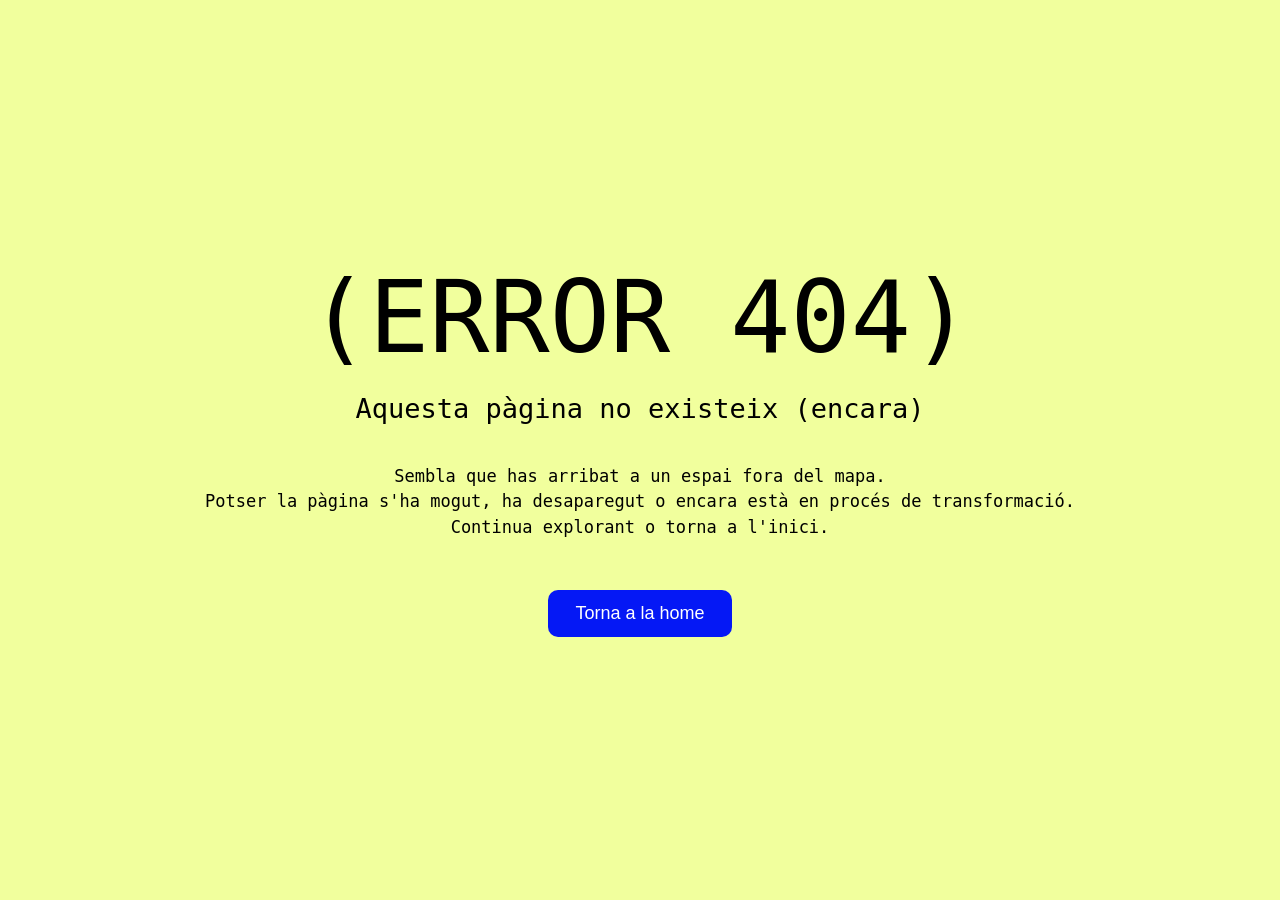
<file: visita.html>
<!DOCTYPE html>
<html lang="ca">
<head>
  <meta charset="UTF-8" />
  <meta name="viewport" content="width=device-width, initial-scale=1.0" />
  <link rel="icon" href="data:,">
  <meta name="author" content="Ruth Coll">
  <title>Visita — Santa Mònica</title>
  <link rel="stylesheet" href="css/base.css">
  <link rel="stylesheet" href="css/pages.css">
  <link rel="stylesheet" href="css/ui.css">
</head>

<body class="page-visita">



  <section class="error-404">
    <div class="error-container">

      <h1 class="error-code">(ERROR 404)</h1>

      <h2 class="error-subtitle">Aquesta pàgina no existeix (encara)</h2>

      <p class="error-text">
        Sembla que has arribat a un espai fora del mapa.<br>
        Potser la pàgina s'ha mogut, ha desaparegut o encara està en procés de transformació.<br>
        Continua explorant o torna a l'inici.
      </p>

      <a href="index.html" class="btn-home">Torna a la home</a>

    </div>
  </section>

  <script src="js/main.js"></script>

</body>
</html>
</file>
<file: css/base.css>
/* ==========================================================================
   BASE.CSS — Capa global compartida per TOTES les pàgines
   Ordre de cascada: base.css < pages.css < ui.css
   ========================================================================== */


/* ===== VARIABLES ===== */
/* Totes les variables CSS del projecte aquí*/
:root {
  --blue-sm: #0518F5;
  --gray-sm: #868686;
  --yellow-expo: #F1FF9D;
  --blue-line: #0518F5;
  --black-bg: #000000;

  /* Nav: els overrides per pàgina (blanc/blau) es fan redefinint :root
     al fitxer que calgui, però les variables base viuen aquí. */
  --nav-scrolled-bg: rgba(5, 24, 245, 0.25);
  --nav-scrolled-color: #ffffff;
}


/* ===== RESET ===== */
* {
  margin: 0;
  padding: 0;
  box-sizing: border-box;
}

body {
  font-family: "Neue Haas Grotesk Display Pro", Arial, sans-serif;
  background: white;
  overflow-x: hidden;
}


/* ===== CURSOR ===== */
/* Restauració del cursor del sistema. La regla "cursor: none" que tenien
   alguns components exteriors s'anuncia aquí d'entrada. */
body,
body * {
  cursor: auto;
}

a,
a *,
button,
[role="button"],
.nav-link,
.filter-link,
.page-num,
.menu-toggle,
.accordion-header,
.close-x,
.btn-yellow,
.btn-home,
.btn-yellow-center,
.btn-send-large,
select,
input[type="submit"],
input[type="button"] {
  cursor: pointer;
}

input[type="text"],
input[type="email"],
textarea {
  cursor: text;
}


/* ===== NAV — Estructura base ===== */
/* Color del nav-link varia per pàgina (blanc a index/expos/xiuxiueigs,
   negre a santa-monica). Aquí definim l'estructura; el color va a pages.css */
nav {
  position: absolute;
  top: 0;
  left: 0;
  width: 100%;
  z-index: 10;
  background: transparent;
  padding: 30px 50px;
  display: flex;
  justify-content: space-between;
  align-items: center;
  /* Transition per al comportament sticky */
  transition: background 0.4s ease, box-shadow 0.4s ease;
}

.img-logo {
  width: 120px;
  height: auto;
}

.nav-links {
  display: flex;
  gap: 40px;
}

.menu-toggle {
  display: none;
}

.nav-link {
  font-size: 22px;
  font-weight: 455;
  text-decoration: none;
}

.nav-link--active {
  text-decoration: underline;
  text-underline-offset: 5px;
}


/* ===== NAV — Sticky (nav--scrolled) ===== */
/* Opacity-only animation: sense transform → sense containing-block side-effects.
   El backdrop-filter crea un containing block per a position:fixed (com transform),
   per això l'overlay mòbil necessita que desaparegui quan el menú s'obre. */
nav.nav--scrolled {
  position: fixed !important;
  top: 0;
  left: 0;
  width: 100%;
  background: var(--nav-scrolled-bg) !important;
  backdrop-filter: blur(20px);
  -webkit-backdrop-filter: blur(20px);
  box-shadow: 0 1px 0 rgba(255, 255, 255, 0.12);
  z-index: 100;
  animation: navFadeIn 0.35s ease;
}

nav.nav--scrolled .nav-link {
  color: var(--nav-scrolled-color) !important;
}

@keyframes navFadeIn {
  from { opacity: 0; }
  to   { opacity: 1; }
}


/* ===== NAV — Hamburger menu (mòbil) ===== */
/* Bloqueig de scroll quan el menú és obert */
body.nav-menu-open {
  overflow: hidden;
}

/* El z-index del nav-links per defecte: no fa overlay */
nav .nav-links {
  position: relative;
  z-index: 1;
}

@media (max-width: 1100px) {
  nav { padding: 30px 40px; }
  .nav-links { display: flex; gap: 25px; }
  .nav-link { font-size: 18px; text-transform: uppercase; }
}

@media (max-width: 767px) {
  nav {
    padding: 30px 55px;
    z-index: 250;
  }

  .nav-links { display: none !important; }

  .menu-toggle {
    display: flex;
    flex-direction: column;
    gap: 8px;
    cursor: pointer;
  }

  .menu-toggle span {
    display: block;
    width: 45px;
    height: 3px;
    /* El color de les barres és blanc per defecte (fons fosc/negre).
       santa-monica.html el sobreescriu a negre via pages.css */
    background-color: #ffffff;
    border-radius: 2px;
  }

  /* ⚠️  PUNT CRÍTIC:
     backdrop-filter és un "containing block" per a position:fixed (igual que transform).
     Quan el menú s'obre en mode sticky, hem d'eliminar-lo perquè l'overlay
     es posicioni respecte al viewport (inset:0 = pantalla completa),
     no respecte a la caixa del nav (~60px).
     Posem el nav per sobre de l'overlay amb z-index: 300 perquè
     el logo i la X siguin visibles. */
  nav.nav-open {
    z-index: 300 !important;
    backdrop-filter: none !important;
    -webkit-backdrop-filter: none !important;
    background: transparent !important;
    box-shadow: none !important;
  }

  /* Logo i toggle sempre per sobre l'overlay */
  nav .img-logo,
  nav .logo-placeholder {
    position: relative;
    z-index: 300;
  }

  /* Enllaç del logo — sense decoració, display consistent */
  nav .logo-placeholder a {
    display: inline-flex;
    align-items: center;
    text-decoration: none;
    outline: none;
  }

  nav .menu-toggle {
    position: relative;
    z-index: 300;
  }

  /* Overlay de navegació — fullscreen sempre */
  nav.nav-open .nav-links {
    display: flex !important;
    flex-direction: column;
    justify-content: center;
    align-items: flex-start;
    position: fixed !important;
    inset: 0;
    background: var(--blue-sm);
    padding: 100px 50px 60px;
    gap: 0;
    z-index: 200;
    animation: menuOverlayIn 0.38s cubic-bezier(0.4, 0, 0.2, 1) both;
    overflow-y: auto;
  }

  @keyframes menuOverlayIn {
    from { opacity: 0; transform: translateY(-12px); }
    to   { opacity: 1; transform: translateY(0); }
  }

  /* Links dins l'overlay */
  nav.nav-open .nav-link {
    color: #ffffff !important;
    font-size: 36px !important;
    font-weight: 500 !important;
    padding: 16px 0 !important;
    border-bottom: 1px solid rgba(255, 255, 255, 0.15) !important;
    width: 100%;
    display: flex !important;
    align-items: center;
    gap: 20px;
    text-decoration: none !important;
    opacity: 0;
    animation: menuLinkIn 0.3s ease both;
  }

  nav.nav-open .nav-link:last-child {
    border-bottom: none !important;
  }

  /* Numeració monoespaciada davant de cada link */
  nav.nav-open .nav-link::before {
    content: attr(data-num);
    font-family: 'Atlas Typewriter LC Trial', monospace;
    font-size: 13px;
    opacity: 0.45;
    letter-spacing: 0.05em;
    min-width: 28px;
  }

  /* Stagger d'aparició dels links */
  nav.nav-open .nav-link:nth-child(1) { animation-delay: 0.08s; }
  nav.nav-open .nav-link:nth-child(2) { animation-delay: 0.14s; }
  nav.nav-open .nav-link:nth-child(3) { animation-delay: 0.20s; }
  nav.nav-open .nav-link:nth-child(4) { animation-delay: 0.26s; }
  nav.nav-open .nav-link:nth-child(5) { animation-delay: 0.32s; }

  @keyframes menuLinkIn {
    from { opacity: 0; transform: translateX(-16px); }
    to   { opacity: 1; transform: translateX(0); }
  }

  /* Barres del toggle → X quan obert */
  nav.nav-open .menu-toggle span {
    background-color: #ffffff;
  }

  nav.nav-open .menu-toggle span:nth-child(1) {
    transform: translateY(11px) rotate(45deg);
  }

  nav.nav-open .menu-toggle span:nth-child(2) {
    opacity: 0;
    transform: scaleX(0);
  }

  nav.nav-open .menu-toggle span:nth-child(3) {
    transform: translateY(-11px) rotate(-45deg);
  }

  /* Transicions de les barres */
  nav .menu-toggle span {
    transition: transform 0.3s cubic-bezier(0.4, 0, 0.2, 1),
                opacity 0.2s ease,
                background-color 0.2s ease;
  }
}


/* ===== FOOTER ===== */
/* Igual en totes les pàgines: fons blau fosc, layout de 5 columnes */
.site-footer {
  background-color: #000796;
  color: #ffffff;
  padding: 80px 5vw 40px;
  font-family: "Neue Haas Grotesk Display Pro", sans-serif;
}

.footer-container {
  max-width: 100%;
  margin: 0 auto;
}

.footer-main {
  display: grid;
  grid-template-columns: 0.8fr 1.2fr 1.2fr 0.8fr 0.8fr;
  gap: 60px;
  padding-bottom: 80px;
  border-bottom: 1px solid rgba(255, 255, 255, 0.3);
}

.footer-brand { width: 120px; }

.footer-title {
  display: block;
  color: #ffffff;
  font-size: 18px;
  font-weight: 500;
  text-decoration: underline;
  margin-bottom: 20px;
}

.footer-text {
  font-size: 15px;
  line-height: 1.3;
  font-weight: 400;
}

.footer-links a {
  display: block;
  color: #ffffff;
  text-decoration: underline;
  font-size: 18px;
  margin-bottom: 12px;
}

.footer-label-social {
  display: block;
  font-size: 16px;
  margin-bottom: 15px;
  text-align: right;
}

.social-icons {
  display: flex;
  gap: 15px;
  justify-content: flex-end;
}

.social-icons a {
  color: white;
  font-size: 20px;
  text-decoration: none;
}

.footer-bottom {
  display: flex;
  justify-content: space-between;
  align-items: center;
  padding-top: 40px;
}

.logo-gencat { height: 30px; }

.footer-bottom-right {
  display: flex;
  align-items: center;
  gap: 40px;
}

.legal-links {
  display: flex;
  gap: 25px;
}

.legal-links a {
  color: white;
  font-size: 14px;
  text-decoration: underline;
}

.copyright {
  font-size: 14px;
  opacity: 0.9;
}

@media (max-width: 1300px) {
  .footer-main { gap: 30px; }
  .footer-bottom-right { flex-direction: column; align-items: flex-end; gap: 10px; }
}

@media (max-width: 1100px) {
  .site-footer { padding: 60px 40px 30px; }
  .footer-main {
    grid-template-columns: 0.5fr 1.5fr 1.2fr 0.8fr 0.8fr;
    gap: 30px;
    padding-bottom: 60px;
  }
  .footer-brand { width: 100px; }
  .footer-title, .footer-links a { font-size: 16px; }
  .footer-text { font-size: 14px; line-height: 1.2; }
  .footer-bottom {
    display: flex;
    flex-direction: row;
    justify-content: space-between;
    align-items: flex-end;
  }
  .footer-bottom-right { flex-direction: column; align-items: flex-end; gap: 15px; }
  .legal-links { gap: 15px; }
  .legal-links a, .copyright { font-size: 13px; }
}

@media (max-width: 767px) {
  .site-footer { padding: 40px 20px 20px; }
  .footer-main {
    display: grid;
    grid-template-columns: 1fr 1fr;
    gap: 30px;
    padding-bottom: 40px;
    border-bottom: 1px solid rgba(255, 255, 255, 0.3);
  }
  .col-logo { order: 1; }
  .col-social { order: 2; text-align: right; }
  .footer-col:nth-child(2),
  .footer-col:nth-child(3) { order: 3; grid-column: span 1; }
  .footer-links { order: 4; grid-column: span 1; }
  .footer-brand { width: 90px; }
  .social-icons { justify-content: flex-end; gap: 12px; }
  .footer-title, .footer-links a { font-size: 15px; margin-bottom: 15px; }
  .footer-text { font-size: 13px; line-height: 1.2; }
  .footer-bottom {
    display: grid;
    grid-template-columns: 1fr;
    gap: 25px;
    padding-top: 30px;
    text-align: center;
  }
  .footer-bottom-left { display: flex; justify-content: center; margin-bottom: 10px; }
  .footer-bottom-right { display: flex; flex-direction: column; align-items: center; gap: 20px; }
  .legal-links { display: flex; justify-content: center; flex-wrap: wrap; gap: 15px; }
  .copyright { font-size: 12px; margin-top: 10px; width: 100%; }
}


/* ===== REVEAL — Fade-in + offset vertical en entrar al viewport ===== */
/* El threshold de 0.1 i el rootMargin -24px eviten que l'animació s'activi
   massa aviat (element just tocant el viewport des de baix) */
.sm-reveal {
  opacity: 0;
  transform: translateY(18px);
  transition: opacity 0.8s ease, transform 0.8s ease;
}

.sm-reveal.is-visible {
  opacity: 1;
  transform: translateY(0);
}

.sm-reveal[data-delay="1"] { transition-delay: 0.12s; }
.sm-reveal[data-delay="2"] { transition-delay: 0.24s; }
.sm-reveal[data-delay="3"] { transition-delay: 0.36s; }


/* ===== STAGGER — Aparició escalonada dels ítems d'una graella ===== */
/* Cada fill comença invisible; JS afegeix .is-visible al contenidor */
.sm-stagger > * {
  opacity: 0;
  transition: opacity 0.6s ease;
}

.sm-stagger.is-visible > *:nth-child(1)   { opacity: 1; transition-delay: 0.00s; }
.sm-stagger.is-visible > *:nth-child(2)   { opacity: 1; transition-delay: 0.07s; }
.sm-stagger.is-visible > *:nth-child(3)   { opacity: 1; transition-delay: 0.14s; }
.sm-stagger.is-visible > *:nth-child(4)   { opacity: 1; transition-delay: 0.21s; }
.sm-stagger.is-visible > *:nth-child(5)   { opacity: 1; transition-delay: 0.28s; }
.sm-stagger.is-visible > *:nth-child(6)   { opacity: 1; transition-delay: 0.35s; }
.sm-stagger.is-visible > *:nth-child(7)   { opacity: 1; transition-delay: 0.42s; }
.sm-stagger.is-visible > *:nth-child(8)   { opacity: 1; transition-delay: 0.49s; }
.sm-stagger.is-visible > *:nth-child(n+9) { opacity: 1; transition-delay: 0.56s; }


/* ===== ACCORDION — Sistema base compartit ===== */
/* Usat a: santa-monica (Qui som), exp-xiuxiueigs (artistes).
   La rotació de la fletxa (.arrow-up) va per CSS; JS gestiona l'alçada via scrollHeight. */
.accordion-container {
  width: 100%;
  border-top: 1px solid #0518F5;
  margin-top: 40px;
}

.accordion-item {
  border-bottom: 1px solid #0518F5;
}

.accordion-header {
  width: 100%;
  display: flex;
  justify-content: space-between;
  align-items: center;
  gap: 20px;
  padding: 22px 0;
  background: none;
  border: none;
  color: #0518F5;
  font-family: 'Neue Haas Grotesk Display Pro', sans-serif;
  font-size: 15px;
  font-weight: 500;
  text-transform: uppercase;
  letter-spacing: 0.06em;
  text-align: left;
  cursor: pointer;
  /* Padding-left animat dona sensació tàctil al clic sense moure contingut */
  transition: padding-left 0.32s cubic-bezier(0.4, 0, 0.2, 1),
              background   0.25s ease;
}

.accordion-header:hover,
.accordion-item.is-open > .accordion-header {
  padding-left: 12px;
  background: rgba(5, 24, 245, 0.03);
}

.accordion-content {
  max-height: 0;
  overflow: hidden;
  /* 0.52s és suficient per a continguts llargs sense semblar lent */
  transition: max-height 0.52s cubic-bezier(0.4, 0, 0.2, 1);
}

.arrow-up {
  width: 20px;
  height: 20px;
  flex-shrink: 0;
  transition: transform 0.38s cubic-bezier(0.4, 0, 0.2, 1);
}

.accordion-item.is-open .arrow-up {
  transform: rotate(180deg);
}


/* ===== LINKS — Subratllat animat ===== */
/* El subratllat retrocedeix des de la dreta en hover (scaleX 1→0, origin right) */
.link-underline,
.link-underline-xiuxiueigs {
  position: relative;
  text-decoration: none !important;
  display: inline-block;
}

.link-underline::after,
.link-underline-xiuxiueigs::after {
  content: '';
  position: absolute;
  bottom: 0;
  left: 0;
  width: 100%;
  height: 1px;
  background: currentColor;
  transform-origin: left center;
  transform: scaleX(1);
  transition: transform 0.35s ease;
}

.link-underline:hover::after,
.link-underline-xiuxiueigs:hover::after {
  transform: scaleX(0);
  transform-origin: right center;
}


/* ===== BOTONS — Micro-interacció hover ===== */
.btn-yellow-center {
  background-color: #F1FF9D;
  color: #000000;
  padding: 15px 30px;
  border-radius: 10px;
  text-decoration: none;
  font-weight: 400;
  display: block;
  width: fit-content;
  margin: 40px auto;
  text-align: center;
  transition: transform 0.22s ease, background-color 0.22s ease;
}

.btn-yellow-center:hover {
  transform: scale(1.04);
}


/* ===== GRID HOVER — Sistema unificat per a totes les graelles ===== */
/* Contenidors d'imatge: overflow hidden per al zoom */
.inst-news-item .inst-img-placeholder,
.inst-item .inst-img-container,
.inst-item .inst-img-placeholder,
.activity-item .activity-img,
.expo-item .expo-img-container {
  overflow: hidden;
}

/* Zoom suau de les imatges en hover */
.inst-news-item .inst-img-placeholder img,
.inst-item .inst-img-container img,
.inst-item .inst-img-placeholder img,
.activity-item .activity-img img,
.expo-item .expo-img-container img {
  transition: transform 0.55s cubic-bezier(0.25, 0.46, 0.45, 0.94);
}

/* Parent hover → tots els ítems al 38% d'opacitat */
.inst-news-grid:hover .inst-news-item,
.inst-grid-activities:hover .inst-item,
.inst-grid-espais:hover .inst-item,
.activities-grid:hover .activity-item,
.exhibitions-grid:hover .expo-item {
  opacity: 0.38;
  transition: opacity 0.28s ease;
}

/* Ítem hover → torna al 100% */
.inst-news-grid .inst-news-item:hover,
.inst-grid-activities .inst-item:hover,
.inst-grid-espais .inst-item:hover,
.activities-grid .activity-item:hover,
.exhibitions-grid .expo-item:hover {
  opacity: 1 !important;
  transition: opacity 0.18s ease !important;
}

/* Zoom de la imatge en hover */
.inst-news-item:hover .inst-img-placeholder img,
.inst-item:hover .inst-img-container img,
.inst-item:hover .inst-img-placeholder img,
.activity-item:hover .activity-img img,
.expo-item:hover .expo-img-container img {
  transform: scale(1.06);
}


/* ===== GRID ITEM ARROW — Fletxa contextual en hover ===== */
/* Només per a elements que SÓN links (<a>), no per a divs de contingut.
   @media (hover: hover) evita que aparegui en dispositius tàctils (touch
   events donen :hover momentàniament en tap, quedaria penjat). */
@media (hover: hover) and (pointer: fine) {
  a.inst-news-item,
  a.inst-item,
  a.activity-item,
  a.expo-item {
    position: relative;
  }

  a.inst-news-item::after,
  a.inst-item::after,
  a.activity-item::after,
  a.expo-item::after {
    content: '→';
    position: absolute;
    bottom: 14px;
    right: 16px;
    font-family: 'Atlas Typewriter LC Trial', monospace;
    font-size: 14px;
    color: var(--blue-sm);
    opacity: 0;
    transform: translate(-6px, 4px);
    transition: opacity 0.25s ease, transform 0.25s ease;
    pointer-events: none;
  }

  a.inst-news-item:hover::after,
  a.inst-item:hover::after,
  a.activity-item:hover::after,
  a.expo-item:hover::after {
    opacity: 1;
    transform: translate(0, 0);
  }
}


/* ===== ABOUT IMAGE — Brackets de cantonada en hover ===== */
/* Dos pseudo-elements ::before i ::after formen un bracket a cada cantonada.
   L'efecte és subtil: opacity + translate petit. */
@media (hover: hover) and (pointer: fine) {
  .about-img {
    position: relative;
  }

  .about-img::before,
  .about-img::after {
    content: '';
    position: absolute;
    width: 20px;
    height: 20px;
    opacity: 0;
    transition: opacity 0.3s ease, transform 0.3s ease;
    pointer-events: none;
    z-index: 2;
  }

  .about-img::before {
    top: 10px;
    left: 10px;
    border-top: 2px solid var(--blue-sm);
    border-left: 2px solid var(--blue-sm);
    transform: translate(-4px, -4px);
  }

  .about-img::after {
    bottom: 10px;
    right: 10px;
    border-bottom: 2px solid var(--blue-sm);
    border-right: 2px solid var(--blue-sm);
    transform: translate(4px, 4px);
  }

  .about-img:hover::before,
  .about-img:hover::after {
    opacity: 1;
    transform: translate(0, 0);
  }
}


/* ===== PAGINATION — Shared .page-num ===== */
/* Base shared per tots els carousels. A mobile es converteix en punts. */
.page-num {
  width: 40px !important;
  height: 40px !important;
  display: inline-flex !important;
  align-items: center !important;
  justify-content: center !important;
  border-radius: 50%;
  color: #0518F5;
  text-decoration: none;
  font-weight: 500;
  cursor: pointer;
  font-size: 18px;
  transition: all 0.3s ease;
}

.page-num.active {
  background-color: #0518F5 !important;
  color: white !important;
}

/* Mobile: punts en lloc de números — font-size:0 amaga el text però
   manté el node per a l'accessibilitat (JS pot llegir el text) */
@media (max-width: 767px) {
  .page-num {
    font-size: 0 !important;
    width: 10px !important;
    height: 10px !important;
    min-width: 0 !important;
    padding: 0 !important;
    border-radius: 50% !important;
    background: rgba(5, 24, 245, 0.2) !important;
    border: none !important;
  }

  .page-num.active {
    background: var(--blue-sm) !important;
    transform: scale(1.2);
  }
}


/* ===== PAGINACIÓ CONTENIDOR ===== */
.activities-pagination {
  display: flex;
  justify-content: center;
  align-items: center;
  gap: 15px;
  margin-top: 48px;
  margin-bottom: 24px;
  width: 100%;
}
</file>
<file: css/pages.css>
/* ==========================================================================
   PAGES.CSS — Estils específics de cada pàgina
   Ordre de cascada: base.css < pages.css < ui.css
   NO inclou: nav, footer, accordion base, reveals (ja estan a base.css)
   ========================================================================== */


/* ========================================================================
   INDEX.HTML
   ======================================================================== */

/* ===== INDEX — Color nav ===== */
/* A la home el nav és sobre el hero fosc → links blancs */
.nav-link {
  color: #ffffff;
}

/* ===== INDEX — Hero ===== */
.hero {
  width: 100%;
  height: 100vh;
  position: relative;
  background: #111;
  display: flex;
  align-items: center;
  overflow: hidden;
}

.hero-bg { position: absolute; inset: 0; z-index: 0; }
.hero-bg img { width: 100%; height: 100%; object-fit: cover; }

.hero-content {
  position: relative;
  z-index: 1;
  width: 100%;
  height: 100%;
  padding: 0 50px;
  display: flex;
  justify-content: space-between;
  align-items: center;
  pointer-events: none;
}

.hero-left { flex: 1; display: flex; justify-content: flex-start; }
.hero-right { flex: 1; display: flex; flex-direction: column; align-items: flex-end; pointer-events: auto; text-align: right; }

.centre-name,
.hero-tagline {
  color: #F1FF9D;
  font-size: 25px;
  font-weight: 600;
  text-transform: uppercase;
  line-height: 1.1;
  pointer-events: auto;
}

.btn-yellow {
  position: absolute;
  bottom: 50px;
  left: 50%;
  transform: translateX(-50%);
  z-index: 2;
  background: #F1FF9D;
  border: none;
  border-radius: 10px;
  padding: 15px 27px;
  cursor: pointer;
  color: #000;
  text-decoration: none;
  font-weight: 400;
  pointer-events: auto;
  font-family: "Neue Haas Grotesk Display Pro", sans-serif;
}

/* Entrada hero: text puja des d'avall en càrrega */
@keyframes heroFadeUp {
  from { opacity: 0; transform: translateY(22px); }
  to   { opacity: 1; transform: translateY(0); }
}

.centre-name  { animation: heroFadeUp 0.9s ease 0.25s both; }
.hero-tagline { animation: heroFadeUp 0.9s ease 0.45s both; }

/* Botó: opacity-only per no interferir amb el translateX(-50%) existent */
.btn-yellow {
  animation: heroBtnFade 0.8s ease 0.7s both;
  transition: transform 0.25s ease, background-color 0.25s ease;
}
@keyframes heroBtnFade {
  from { opacity: 0; }
  to   { opacity: 1; }
}
.btn-yellow:hover {
  transform: translateX(-50%) scale(1.04);
}

@media (max-width: 767px) {
  nav { padding: 20px 20px; }
  .hero-content {
    flex-direction: column;
    padding: 140px 20px 80px 20px;
    justify-content: flex-start;
  }
  .centre-name, .hero-tagline { font-size: 22px; text-align: center; }
  .hero-left, .hero-right { align-items: center; justify-content: center; width: 100%; }
}


/* ===== INDEX — About ===== */
.about {
  display: grid;
  grid-template-columns: 1fr 1fr;
  gap: 80px;
  padding: 90px 5vw;
  align-items: start;
}

.section-heading {
  color: #0518F5;
  font-size: 39px;
  font-weight: 550;
  line-height: 1.0;
  margin-bottom: 40px;
}

.body-text {
  color: #0518F5;
  font-size: 20px;
  font-weight: 400;
  line-height: 1.2;
  margin-bottom: 20px;
}

/* El link within about-text utilitza la classe .link-underline-xiuxiueigs
   per coherència visual però necessita els seus propis valors de color */
.link-underline-xiuxiueigs,
.about-text a {
  color: #0518F5;
  font-size: 20px;
  font-weight: 400;
  text-decoration: underline;
  display: inline-block;
  margin-top: 10px;
  padding-left: 0;
}

.about-img img {
  width: 100%;
  height: 350px;
  object-fit: cover;
  padding: 15px;
  transition: opacity 0.4s ease;
}
.about-img:hover img {
  opacity: 0.88;
}

@media (max-width: 1100px) {
  .about { grid-template-columns: 1fr 1fr; gap: 40px; }
  .section-heading { font-size: 32px; }
}

@media (max-width: 767px) {
  .about { display: flex; flex-direction: column; padding: 60px 55px; }
  .about-text { order: 1; }
  .about-img { order: 2; width: 100%; }
  .about-img img { padding: 0; height: auto; }
}


/* ===== INDEX — Exposició Destacada (Featured) ===== */
.exhibition-featured-link {
  display: block;
  text-decoration: none;
  color: inherit;
  cursor: pointer;
}

.exhibition-featured-link *,
.exhibition-featured {
  cursor: pointer !important;
}

/* Hover sobre el bloc: alleugereix el vídeo + expan una lleugera lletra */
.exhibition-featured-link:hover .exhibition-title {
  letter-spacing: 0.01em;
  transition: letter-spacing 0.4s cubic-bezier(0.4, 0, 0.2, 1);
}

.exhibition-featured-link:hover .bg-video {
  opacity: 0.55;
  transition: opacity 0.4s ease;
}

.exhibition-featured {
  position: relative;
  width: 100%;
  min-height: 80vh;
  display: flex;
  flex-direction: column;
  align-items: center;
  justify-content: center;
  overflow: hidden;
}

.video-container {
  position: absolute;
  inset: 0;
  width: 100%;
  height: 100%;
  z-index: 0;
}

.bg-video {
  width: 100%;
  height: 100%;
  object-fit: cover;
  display: block;
  opacity: 0.4;
  pointer-events: none;
}

.pill-label {
  position: relative;
  z-index: 1;
  border: 2px solid #0518F5;
  border-radius: 50px;
  padding: 10px 24px;
  margin-bottom: 32px;
  color: #0518F5;
  font-family: "Atlas Typewriter LC Trial", monospace;
  /* Etiqueta estàtica, sense hover ni moviment */
  cursor: default;
}

.exhibition-title {
  position: relative;
  z-index: 1;
  color: #0518F5;
  font-size: 90px;
  font-weight: 500;
  text-transform: uppercase;
  line-height: 0.9;
  text-align: center;
}

@media (max-width: 1100px) { .exhibition-title { font-size: 70px; } }

@media (max-width: 767px) {
  .exhibition-title { font-size: 43px; padding: 0 20px; }
  .bg-video { opacity: 0.6; }
}


/* ===== INDEX — Exposició descripció & meta ===== */
.exhibition-desc {
  display: grid;
  grid-template-columns: 1fr 1fr;
  gap: 100px;
  padding: 80px 50px;
  color: #0518F5;
}

.body-text-xiuxiueigs {
  color: #0518F5;
  font-size: 20px;
  line-height: 1.3;
  margin-bottom: 20px;
}

.desc-right {
  display: flex;
  flex-direction: column;
  justify-content: flex-start;
}

/* Meta rows: informació estàtica, sense hover. Cursor default, sense efectes. */
.meta-row {
  display: flex;
  justify-content: space-between;
  border-top: 1px solid #0518F5;
  padding: 12px 0;
  font-family: "Atlas Typewriter LC Trial", monospace;
  color: #0518F5;
  font-size: 18px;
  text-transform: uppercase;
  margin-bottom: 0;
  cursor: default;
}

.meta-row:last-child {
  border-bottom: 1px solid #0518F5;
}

@media (min-width: 768px) {
  .exhibition-desc { align-items: flex-start; }
}

@media (max-width: 767px) {
  .exhibition-desc { grid-template-columns: 1fr; padding: 40px 20px; gap: 40px; }
  .meta-row { flex-direction: column; align-items: flex-start; gap: 10px; }
}


/* ===== INDEX — Activitats (carousel) ===== */
/* Nota: el carousel en si (viewport, track, dots) va a ui.css.
   Aquí: maquetació de la secció i estils dels ítems. */
.activities-section {
  width: 100%;
  padding: 60px 50px;
  margin: 0 auto;
  border: none !important;
}

.activities-title {
  margin-left: 0;
  margin-bottom: 15px !important;
  color: #0518F5;
  font-size: 2.5rem;
  font-weight: 600;
  border: none !important;
}

.activity-item {
  flex: 0 0 100%;
  padding: 30px 20px;
  box-sizing: border-box;
  display: flex;
  flex-direction: column;
  align-items: flex-start;
  text-decoration: none;
  border-bottom: none;
  border-right: none;
  cursor: pointer;
  transition: background 0.22s ease;
}
.activity-item:hover {
  background: rgba(5, 24, 245, 0.025);
}

.activity-img {
  width: 100%;
  aspect-ratio: 16 / 9;
  overflow: hidden;
  border-radius: 15px;
  margin-bottom: 15px;
}

.activity-img img {
  width: 100%;
  height: 100%;
  object-fit: cover;
  transition: transform 0.5s cubic-bezier(0.4, 0, 0.2, 1);
}
.activity-item:hover .activity-img img {
  transform: scale(1.04);
}

.item-name {
  font-size: 1.6rem;
  font-weight: 470;
  color: #0518F5;
  margin: 0 0 5px 0;
}

.item-info {
  font-size: 1.1rem;
  color: #0518F5;
}

/* Desktop: 4 columnes en grid clàssic */
@media (min-width: 1101px) {
  .activities-grid { transform: none !important; }
  .activity-item {
    flex: 0 0 25% !important;
    border-right: 1px solid #0518F5 !important;
    border-bottom: none !important;
  }
  .activity-item:last-child { border-right: none !important; }
  .activities-pagination { display: none !important; }
}

/* Tablet: 2 columnes */
@media (min-width: 768px) and (max-width: 1100px) {
  .activities-section { padding-left: 40px; padding-right: 40px; }
  .activity-item {
    flex: 0 0 50% !important;
    min-width: 50% !important;
    max-width: 50% !important;
    padding: 20px !important;
    box-sizing: border-box !important;
    border-right: 1px solid #0518F5 !important;
    display: flex !important;
    flex-direction: column !important;
    align-items: flex-start !important;
  }
  .activity-item:nth-child(2n) { border-right: none !important; }
  .activity-img {
    width: 100% !important;
    max-width: 100% !important;
    aspect-ratio: 16 / 9 !important;
    margin-bottom: 15px !important;
  }
  .activity-img img {
    width: 100% !important;
    height: 100% !important;
    object-fit: cover !important;
  }
}

/* Mobile: 1 ítem per pàgina */
@media (max-width: 767px) {
  .activity-item {
    flex: 0 0 100% !important;
    min-width: 100% !important;
    max-width: 100% !important;
    padding: 20px 16px !important;
    border-right: none !important;
  }
  /* En mobile la secció canvia a padding fix de 20px per coherència amb la resta */
  .page-index .activities-section { padding-left: 20px; padding-right: 20px; }
  .activities-title { margin-left: 0; }
  .activities-action { padding: 0; }
  .btn-yellow-center { width: 100% !important; text-align: center; }
}


/* ===== INDEX — Contacte ===== */
.contact {
  display: grid;
  grid-template-columns: 1fr 1.5fr;
  gap: 80px;
  padding: 100px 5vw;
}

.contact-title {
  color: #0518F5;
  font-size: 48px;
  font-weight: 600;
  margin-bottom: 40px;
  letter-spacing: -1px;
}

.contact-info p strong {
  font-weight: 400;
  color: #7b7b7b;
}

.contact-info p {
  color: #333;
  font-size: 16px;
  line-height: 1.4;
  margin-bottom: 25px;
}

.contact-intro {
  color: #0518F5;
  font-size: 20px;
  line-height: 1.2;
  font-weight: 450;
  margin-bottom: 40px;
  max-width: 90%;
}

.form-row {
  display: flex;
  gap: 30px;
  margin-bottom: 25px;
}

.form-group {
  flex: 1;
  display: flex;
  flex-direction: column;
}

.form-group label {
  color: #000;
  font-size: 18px;
  margin-bottom: 12px;
  font-weight: 450;
}

.form-group input {
  background: #f2f2f2;
  border: none;
  border-radius: 8px;
  padding: 12px 15px;
  font-size: 14px;
  font-family: "Neue Haas Grotesk Display Pro", Arial, sans-serif;
}

.form-group textarea {
  background: #f2f2f2;
  border: none;
  border-radius: 8px;
  padding: 20px;
  font-size: 14px;
  height: 180px;
  resize: none;
  margin-bottom: 30px;
  font-family: "Neue Haas Grotesk Display Pro", Arial, sans-serif;
}

.error-msg {
  color: #ff0000;
  font-size: 12px;
  margin-top: 5px;
  display: none;
}

.form-group.invalid input,
.form-group.invalid textarea {
  border: 1px solid #ff0000 !important;
  background: #fff5f5;
}

.btn-send-large {
  width: 50%;
  background: #EEFF9C;
  border: none;
  border-radius: 10px;
  padding: 18px;
  font-size: 18px;
  color: #000;
  cursor: pointer;
  transition: opacity 0.2s;
  font-family: "Neue Haas Grotesk Display Pro", Arial, sans-serif;
  font-weight: 400;
  display: block;
  margin: 30px auto;
}

.btn-send-large:hover { opacity: 0.9; }

/* Modal de confirmació de formulari de contacte */
/* (diferent dels modals d'activitats; és simple, sense imatge) */
.modal {
  display: none;
  position: fixed;
  z-index: 10000;
  left: 0;
  top: 0;
  width: 100%;
  height: 100%;
  background-color: rgba(5, 24, 245, 0.2);
  backdrop-filter: blur(8px);
}

.modal-content {
  position: relative;
  background-color: #ffffff;
  margin: 15vh auto;
  padding: 60px 40px;
  border-radius: 20px;
  width: 90%;
  max-width: 450px;
  text-align: center;
  box-shadow: 0 20px 40px rgba(0, 0, 0, 0.15);
  border: 2px solid #0518F5;
}

.close-x {
  position: absolute !important;
  top: 15px !important;
  right: 20px !important;
  font-size: 35px;
  line-height: 1;
  color: #0518F5;
  cursor: pointer;
  z-index: 101;
  font-weight: 300;
  display: block;
}

.close-x:hover {
  color: #000;
  transform: scale(1.1);
}

.modal-icon {
  width: 70px;
  height: 70px;
  background: #F1FF9D;
  color: #0518F5;
  border-radius: 50%;
  display: flex;
  align-items: center;
  justify-content: center;
  font-size: 35px;
  margin: 0 auto 20px;
}

.modal-content h2 {
  color: #0518F5;
  margin-bottom: 10px;
  font-weight: 500;
  font-size: 24px;
}

.modal-content p {
  color: #333;
  margin-bottom: 25px;
  font-size: 16px;
  line-height: 1.4;
}

body.modal-open { overflow: hidden; }

@media (max-width: 1100px) { .contact-intro { font-size: 17px; } }

@media (max-width: 767px) {
  .contact { grid-template-columns: 1fr; padding: 60px 30px; gap: 40px; }
  .form-row { flex-direction: column; gap: 20px; }
  .contact-intro { font-size: 18px; }
}


/* ========================================================================
   SANTA-MONICA.HTML
   ======================================================================== */

/* ===== SM — Color nav ===== */
/* Fons clar → links negres per defecte; en fer scroll agafa el nav--scrolled blau normal */
.page-sm .nav-link         { color: #000000; }
.page-sm .menu-toggle span { background-color: #000000; }

/* La variable --nav-scrolled-bg/color ja té els valors correctes per a SM a base.css,
   de manera que el comportament sticky és idèntic al de la resta de pàgines. */


/* ===== SM — Hero vídeo ===== */
.container-fluid {
  padding-left: 50px;
  padding-right: 50px;
  padding-bottom: 60px;
}

.border-top-blue {
  border-top: none;
}

.hero-video-container {
  position: relative;
  width: 100%;
  height: 100vh;
  margin: 0 auto;
  background: white;
  overflow: hidden;
  display: flex;
  align-items: center;
  justify-content: center;
}

.hero-video {
  position: absolute;
  top: 50%;
  left: 50%;
  width: 100vw;
  height: 100vh;
  object-fit: cover;
  transform: translate(-50%, -50%);
  z-index: 1;
}

.hero-overlay-content {
  position: relative;
  z-index: 2;
}

.hero-title-institutional {
  color: #0518F5;
  font-size: 120px;
  font-family: 'Neue Haas Grotesk Display Pro', sans-serif;
  font-weight: 500;
  text-transform: uppercase;
  line-height: 100px;
  text-align: center;
  margin-top: 20px;
  white-space: nowrap;
  /* Entrada suau en càrrega */
  animation: smHeroFadeUp 1s ease 0.3s both;
}

@keyframes smHeroFadeUp {
  from { opacity: 0; transform: translateY(28px); }
  to   { opacity: 1; transform: translateY(0); }
}


/* ===== SM — Títols de secció ===== */
.inst-main-title {
  color: var(--blue-sm);
  font-size: 120px;
  font-weight: 500;
  text-transform: uppercase;
  line-height: 100px;
  text-align: right;
  margin-top: 100px;
}

.inst-section-title {
  color: var(--blue-sm);
  font-size: 47px;
  font-weight: 600;
  line-height: 47px;
  margin-bottom: 40px;
  margin-top: 70px;
}


/* ===== SM — Graella Actualitat (notícies) ===== */
.inst-news-grid {
  display: grid;
  grid-template-columns: repeat(4, 1fr);
  border-top: 1px solid var(--blue-sm);
}

.inst-news-item {
  border-right: 1px solid var(--blue-sm);
  border-bottom: 1px solid var(--blue-sm);
  padding: 28px 24px;
  display: flex;
  flex-direction: column;
  cursor: pointer;
  transition: background 0.22s ease;
}
.inst-news-item:hover {
  background: rgba(5, 24, 245, 0.025);
}

.inst-news-item:nth-child(4n) {
  border-right: none;
}

.inst-news-grid .inst-img-placeholder {
  width: 100%;
  aspect-ratio: 16/9;
  background-color: #ffffff;
  border-radius: 20px;
  margin-bottom: 20px;
  overflow: hidden;
  display: flex;
  align-items: center;
  justify-content: center;
  border: 2.5px solid transparent;
  transition: all 0.3s ease;
  background-size: cover;
  background-position: center;
}

.inst-img-placeholder {
  width: 100%;
  aspect-ratio: 16/9;
  background-color: #ffffff;
  border-radius: 20px;
  margin-bottom: 20px;
  overflow: hidden;
  display: flex;
  align-items: center;
  justify-content: center;
}

.inst-img-placeholder img {
  width: 100%;
  height: 100%;
  object-fit: cover;
  transition: transform 0.5s cubic-bezier(0.4, 0, 0.2, 1);
}
.inst-news-item:hover .inst-img-placeholder {
  transform: scale(1.02);
}

.item-name {
  color: var(--blue-sm);
  font-size: 20px;
  font-weight: 500;
  line-height: 1.3;
  margin-bottom: 8px;
}

.item-info,
.inst-date {
  color: var(--blue-sm);
  font-size: 14px;
  font-weight: 400;
  line-height: 1.2;
  margin-top: 10px;
}


/* ===== SM — Informació del centre ===== */
.inst-info-grid {
  display: grid;
  grid-template-columns: 1fr 1fr;
  gap: 50px;
}

.info-group h3 {
  color: var(--blue-sm);
  font-size: 25px;
  font-weight: 500;
  margin-bottom: 5px;
}

.info-group p {
  color: var(--blue-sm);
  font-size: 17px;
  font-weight: 400;
  line-height: 20px;
  margin-bottom: 30px;
}

.info-group a {
  color: var(--blue-sm);
  text-decoration: underline;
}

.inst-info-img {
  align-self: stretch;
  min-height: 360px;
}

.rounded-custom {
  border-radius: 20px;
  width: 100%;
  height: 100%;
  min-height: 300px;
  object-fit: cover;
  display: block;
}


/* ===== SM — Galeria fotogràfica ===== */
/* Pausa editorial entre la info del centre i "Qui som".
   Sense títol, sense secció delimitada: filera panoràmica que respira. */

.sm-gallery-section {
  /* Hereda padding-left/right: 50px de .container-fluid */
  padding-top: 24px;   /* Respiració mínima sobre la galeria */
  padding-bottom: 64px;
}

/* ── Filmstrip horitzontal (desktop) ── */
.sm-gallery {
  display: flex;
  gap: 3px;
  height: 268px;    /* Compacte però present */
  overflow: hidden; /* Evita scroll no desitjat */
}

/* Proporcions editorials: ritme ample-estret-ample-estret-ample-estret */
.sg-item:nth-child(1) { flex: 2.2; }   /* Àncora: gran obertura */
.sg-item:nth-child(2) { flex: 1.1; }   /* Pausa estreta */
.sg-item:nth-child(3) { flex: 1.6; }   /* Respiració */
.sg-item:nth-child(4) { flex: 1.4; }   /* Contingut dens */
.sg-item:nth-child(5) { flex: 1.9; }   /* Obertura final */
.sg-item:nth-child(6) { flex: 1.0; }   /* Tancament discret */

.sg-item {
  position: relative;
  overflow: hidden;
  flex-shrink: 0;
  margin: 0;
  cursor: default;
  background: #0c0c18;
}

.sg-item img {
  width: 100%;
  height: 100%;
  object-fit: cover;
  display: block;
  transition:
    transform 0.70s cubic-bezier(0.25, 0.46, 0.45, 0.94),
    filter     0.70s ease;
  filter: saturate(0.85) brightness(0.97);
}

.sg-item:hover img {
  transform: scale(1.05);
  filter: saturate(1.0) brightness(1.0);
}

/* Caption: gradient + text, apareix en hover */
.sg-caption {
  position: absolute;
  inset: auto 0 0 0;
  padding: 44px 14px 13px;
  background: linear-gradient(
    to top,
    rgba(3, 5, 55, 0.58) 0%,
    transparent 100%
  );
  display: flex;
  align-items: flex-end;
  justify-content: space-between;
  opacity: 0;
  transform: translateY(5px);
  transition: opacity 0.32s ease, transform 0.32s ease;
  pointer-events: none;
}

.sg-item:hover .sg-caption {
  opacity: 1;
  transform: translateY(0);
}

.sg-caption-num {
  font-size: 9px;
  font-weight: 600;
  letter-spacing: 0.16em;
  color: rgba(255, 255, 255, 0.48);
  text-transform: uppercase;
  line-height: 1;
}

.sg-caption-text {
  font-size: 10px;
  font-weight: 500;
  letter-spacing: 0.10em;
  color: #ffffff;
  text-transform: uppercase;
  line-height: 1;
}


/* ===== SM — Qui Som (acordions editorials) ===== */

.acc-quisom { padding: 0; }

/* ── Equip del Centre ── */
.qs-equip-wrap { padding: 44px 0 64px; }

.qs-manifesto {
  font-family: 'Neue Haas Grotesk Display Pro', sans-serif;
  font-size: 26px;
  font-weight: 400;
  color: var(--blue-sm);
  line-height: 1.3;
  max-width: 660px;
  margin: 0 0 52px;
}

.qs-manifesto em {
  font-style: italic;
  opacity: 0.45;
}

.qs-dept-grid {
  display: grid;
  grid-template-columns: repeat(3, 1fr);
  border-top: 1px solid rgba(5, 24, 245, 0.12);
}

.qs-dept-block {
  padding: 26px 28px 26px 0;
  border-bottom: 1px solid rgba(5, 24, 245, 0.1);
  transition: opacity 0.2s ease;
}

/* Hover sobre la graella d'equip: atenua tots i destaca el que es toca */
.qs-dept-grid:hover .qs-dept-block { opacity: 0.3; }
.qs-dept-grid:hover .qs-dept-block:hover { opacity: 1; }

.qs-dept-label {
  font-family: 'Atlas Typewriter LC Trial', monospace;
  font-size: 9px;
  letter-spacing: 0.22em;
  text-transform: uppercase;
  color: rgba(5, 24, 245, 0.35);
  margin: 0 0 12px;
  display: block;
}

.qs-dept-name {
  font-family: 'Neue Haas Grotesk Display Pro', sans-serif;
  font-size: 17px;
  font-weight: 400;
  color: var(--blue-sm);
  line-height: 1.5;
  margin: 0;
}

/* ── Les Mòniques ── */
.qs-moniques-wrap { padding: 44px 0 64px; }

.qs-moniques-intro {
  display: grid;
  grid-template-columns: 1fr 2fr;
  gap: 52px;
  align-items: end;
  margin-bottom: 52px;
}

.qs-moniques-big {
  font-family: 'Neue Haas Grotesk Display Pro', sans-serif;
  font-size: 58px;
  font-weight: 500;
  color: var(--blue-sm);
  line-height: 0.92;
  text-transform: uppercase;
  letter-spacing: -0.02em;
}

.qs-moniques-desc {
  font-family: 'Neue Haas Grotesk Display Pro', sans-serif;
  font-size: 15.5px;
  font-weight: 400;
  color: rgba(5, 24, 245, 0.6);
  line-height: 1.75;
  align-self: end;
}

.qs-gremi-grid {
  display: grid;
  grid-template-columns: repeat(2, 1fr);
  border-top: 1px solid rgba(5, 24, 245, 0.12);
}

.qs-gremi-item {
  display: grid;
  grid-template-columns: 150px 1fr;
  gap: 20px;
  padding: 26px 0;
  border-bottom: 1px solid rgba(5, 24, 245, 0.1);
}

.qs-gremi-item:nth-child(odd) {
  padding-right: 48px;
  border-right: 1px solid rgba(5, 24, 245, 0.1);
}

.qs-gremi-item:nth-child(even) { padding-left: 48px; }

.qs-gremi-label {
  font-family: 'Atlas Typewriter LC Trial', monospace;
  font-size: 9px;
  letter-spacing: 0.2em;
  text-transform: uppercase;
  color: rgba(5, 24, 245, 0.35);
  line-height: 1.6;
  padding-top: 3px;
}

.qs-gremi-members {
  display: flex;
  flex-direction: column;
  gap: 5px;
}

.qs-gremi-name {
  font-family: 'Neue Haas Grotesk Display Pro', sans-serif;
  font-size: 16px;
  font-weight: 400;
  color: var(--blue-sm);
  line-height: 1.35;
  transition: opacity 0.18s ease;
}

.qs-gremi-members:hover .qs-gremi-name { opacity: 0.22; }
.qs-gremi-members:hover .qs-gremi-name:hover { opacity: 1; }

/* ── Grups de Recerca ── */
.qs-recerca-wrap { padding: 44px 0 64px; }

.qs-recerca-intro {
  font-family: 'Neue Haas Grotesk Display Pro', sans-serif;
  font-size: 21px;
  font-weight: 400;
  color: var(--blue-sm);
  line-height: 1.45;
  max-width: 580px;
  margin: 0 0 48px;
}

.qs-grup-list { border-top: 1px solid rgba(5, 24, 245, 0.12); }

.qs-grup-row {
  display: grid;
  grid-template-columns: 220px 1fr;
  gap: 52px;
  padding: 22px 0;
  border-bottom: 1px solid rgba(5, 24, 245, 0.08);
  align-items: baseline;
  transition: opacity 0.18s ease;
}

.qs-grup-row:hover { opacity: 1 !important; }
.qs-grup-list:hover .qs-grup-row { opacity: 0.35; }
.qs-grup-list:hover .qs-grup-row:hover { opacity: 1; }

.qs-grup-name {
  font-family: 'Atlas Typewriter LC Trial', monospace;
  font-size: 10px;
  letter-spacing: 0.18em;
  text-transform: uppercase;
  color: var(--blue-sm);
  line-height: 1.6;
}

.qs-grup-members-text {
  font-family: 'Neue Haas Grotesk Display Pro', sans-serif;
  font-size: 15.5px;
  font-weight: 400;
  color: rgba(5, 24, 245, 0.7);
  line-height: 1.65;
}

.qs-recerca-coord {
  margin-top: 36px;
  display: flex;
  align-items: center;
  gap: 20px;
}

.qs-recerca-coord-line {
  flex: 1;
  height: 1px;
  background: rgba(5, 24, 245, 0.12);
}

.qs-recerca-coord-text {
  font-family: 'Atlas Typewriter LC Trial', monospace;
  font-size: 10px;
  letter-spacing: 0.16em;
  text-transform: uppercase;
  color: rgba(5, 24, 245, 0.42);
  white-space: nowrap;
}

/* ── Mediació Públics ── */
.qs-mediacio-wrap { padding: 44px 0 64px; }

.qs-mediacio-header {
  display: grid;
  grid-template-columns: 1fr 1fr;
  gap: 52px;
  margin-bottom: 52px;
  align-items: end;
}

.qs-mediacio-title {
  font-family: 'Neue Haas Grotesk Display Pro', sans-serif;
  font-size: 52px;
  font-weight: 500;
  color: var(--blue-sm);
  line-height: 0.95;
  letter-spacing: -0.015em;
}

.qs-mediacio-desc {
  font-family: 'Neue Haas Grotesk Display Pro', sans-serif;
  font-size: 15.5px;
  font-weight: 400;
  color: rgba(5, 24, 245, 0.6);
  line-height: 1.75;
}

.qs-mediacio-names {
  display: grid;
  grid-template-columns: repeat(4, 1fr);
  border-top: 1px solid rgba(5, 24, 245, 0.12);
}

.qs-mediacio-name-item {
  padding: 20px 16px 20px 0;
  border-bottom: 1px solid rgba(5, 24, 245, 0.08);
  border-right: 1px solid rgba(5, 24, 245, 0.08);
  font-family: 'Neue Haas Grotesk Display Pro', sans-serif;
  font-size: 15px;
  font-weight: 400;
  color: var(--blue-sm);
  line-height: 1.4;
  transition: opacity 0.18s ease;
}

.qs-mediacio-names:hover .qs-mediacio-name-item { opacity: 0.28; }
.qs-mediacio-names:hover .qs-mediacio-name-item:hover { opacity: 1; }
.qs-mediacio-name-item:nth-child(4n) { border-right: none; }

/* ── Serveis del Centre ── */
.qs-serveis-wrap { padding: 44px 0 64px; }

.qs-serveis-intro {
  font-family: 'Neue Haas Grotesk Display Pro', sans-serif;
  font-size: 21px;
  font-weight: 400;
  color: var(--blue-sm);
  line-height: 1.45;
  max-width: 560px;
  margin: 0 0 48px;
}

.qs-serveis-dir { border-top: 1px solid rgba(5, 24, 245, 0.12); }

.qs-serveis-row {
  display: grid;
  grid-template-columns: 220px 1fr;
  gap: 52px;
  padding: 24px 0;
  border-bottom: 1px solid rgba(5, 24, 245, 0.08);
  align-items: baseline;
  transition: opacity 0.18s ease;
}

.qs-serveis-dir:hover .qs-serveis-row { opacity: 0.32; }
.qs-serveis-dir:hover .qs-serveis-row:hover { opacity: 1; }

.qs-servei-label-wrap { display: flex; flex-direction: column; gap: 6px; }

.qs-servei-label {
  font-family: 'Atlas Typewriter LC Trial', monospace;
  font-size: 10px;
  letter-spacing: 0.18em;
  text-transform: uppercase;
  color: var(--blue-sm);
  line-height: 1.5;
}

.qs-servei-company {
  font-family: 'Atlas Typewriter LC Trial', monospace;
  font-size: 9px;
  letter-spacing: 0.12em;
  text-transform: uppercase;
  color: rgba(5, 24, 245, 0.38);
  line-height: 1.5;
}

.qs-servei-noms {
  font-family: 'Neue Haas Grotesk Display Pro', sans-serif;
  font-size: 15.5px;
  font-weight: 400;
  color: rgba(5, 24, 245, 0.7);
  line-height: 1.65;
}


/* ===== SM — Espais (graella + viewport) ===== */
#news-viewport,
#espais-viewport {
  overflow: hidden;
}

.inst-grid-espais {
  display: grid;
  grid-template-columns: repeat(3, 1fr);
  gap: 0;
  border-top: 1px solid var(--blue-sm);
  margin-top: 20px;
  margin-bottom: 48px;
  transition: transform 0.45s cubic-bezier(0.4, 0, 0.2, 1);
}

.inst-item {
  border-right: 1px solid var(--blue-sm);
  border-bottom: 1px solid var(--blue-sm);
  padding: 28px 24px;
  display: flex;
  flex-direction: column;
  cursor: pointer;
  box-sizing: border-box;
  transition: background 0.22s ease;
}
.inst-item:hover { background: rgba(5, 24, 245, 0.025); }
.inst-grid-espais .inst-item:nth-child(3n) { border-right: none; }

.inst-grid-espais .inst-img-placeholder {
  position: relative;
  overflow: hidden;
  border-radius: 15px;
  aspect-ratio: 16 / 10;
  margin-bottom: 18px;
  width: 100%;
}

.inst-grid-espais .inst-img-placeholder img {
  width: 100%;
  height: 100%;
  object-fit: cover;
  display: block;
  transition: transform 0.55s cubic-bezier(0.4, 0, 0.2, 1);
}

.inst-grid-espais .inst-item:hover .inst-img-placeholder img {
  transform: scale(1.04);
}

/* Número de l'espai (overlay bottom-right sobre la imatge) */
.espai-num {
  position: absolute;
  bottom: 10px;
  right: 14px;
  font-family: 'Atlas Typewriter LC Trial', monospace;
  font-size: 10px;
  letter-spacing: 0.2em;
  text-transform: uppercase;
  color: rgba(255, 255, 255, 0.82);
  z-index: 2;
  line-height: 1;
  pointer-events: none;
}

.inst-text-content { display: flex; flex-direction: column; }

/* Títol de l'espai: ratlla horitzontal creix en hover (efecte editorial) */
.inst-item-title {
  font-family: 'Neue Haas Grotesk Display Pro', sans-serif;
  color: var(--blue-sm);
  font-size: 20px;
  font-weight: 500;
  line-height: 1.1;
  text-align: left;
  text-decoration: none;
  display: flex;
  align-items: center;
  margin: 0 0 8px;
}

.inst-item-title::before {
  content: '';
  width: 0;
  height: 1.5px;
  background: var(--blue-sm);
  flex-shrink: 0;
  margin-right: 0;
  transition: width 0.3s cubic-bezier(0.4, 0, 0.2, 1),
              margin-right 0.3s cubic-bezier(0.4, 0, 0.2, 1);
}

.inst-grid-espais .inst-item:hover .inst-item-title::before {
  width: 18px;
  margin-right: 10px;
}

.espai-item-tag {
  font-family: 'Atlas Typewriter LC Trial', monospace;
  font-size: 11px;
  letter-spacing: 0.14em;
  text-transform: uppercase;
  color: rgba(5, 24, 245, 0.45);
  line-height: 1.4;
  margin: 0;
}

/* Desktop: dim siblings en hover */
@media (min-width: 1101px) {
  .inst-grid-espais .inst-item {
    transition: opacity 0.3s ease, background 0.22s ease;
  }
  .inst-grid-espais:hover .inst-item { opacity: 0.4; }
  .inst-grid-espais:hover .inst-item:hover { opacity: 1; }
}

/* Tablet: carousel 2 per pàgina */
@media (min-width: 768px) and (max-width: 1100px) {
  .inst-grid-espais { display: flex; flex-wrap: nowrap; }
  .inst-grid-espais .inst-item { flex: 0 0 50%; border-right: 1px solid var(--blue-sm); }
  .inst-grid-espais .inst-item:nth-child(3n) { border-right: 1px solid var(--blue-sm); }
  .inst-grid-espais .inst-item:nth-child(even) { border-right: none; }
}

/* Mobile: carousel 1 per pàgina */
@media (max-width: 767px) {
  .inst-grid-espais { display: flex; flex-wrap: nowrap; border-top: none; }
  .inst-grid-espais .inst-item {
    flex: 0 0 100%;
    border-right: none !important;
    border-bottom: none !important;
    padding: 20px 0 !important;
  }
}


/* ===== SM — Imatge corporativa ===== */
.corporate-image-section {
  margin-top: 20px;
  margin-bottom: 80px;
}

.corporate-title-top {
  color: var(--blue-sm);
  font-size: 47px;
  font-weight: 600;
  margin-bottom: 15px;
}

.corporate-content-row {
  border-top: 1px solid var(--blue-sm);
  display: flex;
  justify-content: flex-end;
  padding-top: 20px;
}

.corporate-download-box {
  width: 45%;
  text-align: left;
}

.corporate-download-box p {
  color: var(--blue-sm);
  font-size: 17px;
  line-height: 1.4;
  margin-bottom: 15px;
}

.download-link {
  color: var(--blue-sm);
  text-decoration: underline;
  font-weight: 500;
}


/* ===== SM — Responsive ===== */
@media (min-width: 768px) and (max-width: 1100px) {
  .hero-title-institutional { font-size: 72px; line-height: 1; white-space: normal; }
  .inst-section-title { font-size: 38px; }

  /* Notícies: carousel 2 ítems/pàgina */
  .inst-news-grid {
    display: flex !important;
    flex-wrap: nowrap !important;
    grid-template-columns: none !important;
    transition: transform 0.55s cubic-bezier(0.4, 0, 0.2, 1);
    border-top: none;
  }
  .inst-news-item {
    flex: 0 0 50% !important;
    min-width: 50% !important;
    border-top: 1px solid var(--blue-sm) !important;
    border-bottom: 1px solid var(--blue-sm) !important;
    border-right: none !important;
  }
  .inst-news-item:nth-child(4n) { border-right: none !important; }
  .inst-news-item:nth-child(odd)  { border-right: 1px solid var(--blue-sm) !important; }
  .inst-news-item:nth-child(even) { border-right: none !important; }

  /* Espais: carousel 2 per pàgina */
  .inst-grid-espais {
    display: flex !important;
    flex-wrap: nowrap !important;
    transition: transform 0.55s cubic-bezier(0.4, 0, 0.2, 1);
    margin-bottom: 0;
    border-top: none;
  }
  .inst-grid-espais .inst-item {
    flex: 0 0 50% !important;
    min-width: 50% !important;
    border-top: 1px solid var(--blue-sm) !important;
  }
  .inst-grid-espais .inst-item:nth-child(odd)  { border-right: 1px solid var(--blue-sm) !important; }
  .inst-grid-espais .inst-item:nth-child(even) { border-right: none !important; }

  /* Paginació visible en tablet */
  #pagination-news, #pagination-espais {
    display: flex !important;
    margin-top: 32px;
    margin-bottom: 16px;
  }

  .inst-info-grid { gap: 30px; }
  .rounded-custom { width: 100%; }

  /* Galeria tablet: 2 files de 3 */
  .sm-gallery {
    display: grid;
    grid-template-columns: 2.2fr 1.4fr 1.6fr;
    grid-template-rows: 190px 190px;
    height: auto;
    overflow: visible;
  }
  .sg-item:nth-child(1) { grid-column: 1; grid-row: 1; }
  .sg-item:nth-child(2) { grid-column: 2; grid-row: 1; }
  .sg-item:nth-child(3) { grid-column: 3; grid-row: 1; }
  .sg-item:nth-child(4) { grid-column: 1; grid-row: 2; }
  .sg-item:nth-child(5) { grid-column: 2; grid-row: 2; }
  .sg-item:nth-child(6) { grid-column: 3; grid-row: 2; }
  /* Reset flex per tablet */
  .sg-item:nth-child(1),
  .sg-item:nth-child(2),
  .sg-item:nth-child(3),
  .sg-item:nth-child(4),
  .sg-item:nth-child(5),
  .sg-item:nth-child(6) { flex: none; }

  /* Qui som responsive */
  .qs-dept-grid { grid-template-columns: repeat(2, 1fr); }
  .qs-moniques-big { font-size: 44px; }
  .qs-mediacio-title { font-size: 38px; }
  .qs-mediacio-names { grid-template-columns: repeat(2, 1fr); }
  .qs-mediacio-name-item:nth-child(4n) { border-right: 1px solid rgba(5, 24, 245, 0.08); }
  .qs-mediacio-name-item:nth-child(2n) { border-right: none; }
  .qs-serveis-row { grid-template-columns: 180px 1fr; gap: 32px; }
}

@media (max-width: 767px) {
  .hero-title-institutional { font-size: 44px; line-height: 1; white-space: normal; }
  .inst-section-title { font-size: 32px; margin-top: 40px; margin-bottom: 28px; }
  .container-fluid { padding-left: 24px; padding-right: 24px; padding-bottom: 40px; }

  /* Actualitat: carousel 1×4 */
  .inst-news-grid {
    display: flex !important;
    flex-wrap: nowrap !important;
    grid-template-columns: none !important;
    transition: transform 0.55s cubic-bezier(0.4, 0, 0.2, 1);
    border-top: none;
  }
  .inst-news-item {
    flex: 0 0 100% !important;
    min-width: 100% !important;
    border-right: none !important;
    border-top: 1px solid var(--blue-sm) !important;
    border-bottom: 1px solid var(--blue-sm) !important;
    padding: 24px 0 !important;
  }

  /* Espais: carousel 1×6 */
  .inst-grid-espais {
    display: flex !important;
    flex-wrap: nowrap !important;
    grid-template-columns: none !important;
    transition: transform 0.55s cubic-bezier(0.4, 0, 0.2, 1);
    border-top: none;
    margin-bottom: 0;
  }
  .inst-grid-espais .inst-item {
    flex: 0 0 100% !important;
    min-width: 100% !important;
    border-right: none !important;
    border-top: 1px solid var(--blue-sm) !important;
    border-bottom: 1px solid var(--blue-sm) !important;
    padding: 24px 0 !important;
  }

  /* Paginació visible en mobile */
  #pagination-news, #pagination-espais {
    display: flex !important;
    margin-top: 32px;
    margin-bottom: 16px;
  }

  .activities-pagination { margin-top: 32px; margin-bottom: 16px; }
  .inst-info-grid { grid-template-columns: 1fr; gap: 0; }
  .inst-info-img { min-height: auto; margin-bottom: 30px; }
  .rounded-custom { width: 100%; height: auto; min-height: 200px; border-radius: 12px; }
  .accordion-header { font-size: 13px; padding: 18px 0; }
  .corporate-image-section { margin-top: 20px; margin-bottom: 40px; }
  .corporate-download-box { width: 100%; }

  /* Galeria mòbil: primera imatge ample + 2 parelles */
  .sm-gallery {
    display: grid;
    grid-template-columns: 1fr 1fr;
    grid-template-rows: 188px 138px 138px;
    height: auto;
    overflow: visible;
  }
  .sg-item:nth-child(1) { grid-column: 1 / 3; }  /* Full width */
  .sg-item:nth-child(2) { grid-column: 1; }
  .sg-item:nth-child(3) { grid-column: 2; }
  .sg-item:nth-child(4) { grid-column: 1; }
  .sg-item:nth-child(5) { grid-column: 2; }
  .sg-item:nth-child(6) { display: none; }        /* Ocultar 6a en mòbil: 5 és suficient */
  /* Reset flex */
  .sg-item:nth-child(1),
  .sg-item:nth-child(2),
  .sg-item:nth-child(3),
  .sg-item:nth-child(4),
  .sg-item:nth-child(5) { flex: none; }
  /* En mòbil, caption visible sense hover */
  .sg-caption {
    opacity: 1;
    transform: none;
    padding: 30px 10px 11px;
  }
  .sg-caption-num { font-size: 9px; }
  .sg-caption-text { font-size: 10px; }

  /* Qui som responsive */
  .acc-quisom { padding: 20px 0 36px; }
  .acc-quisom-lead { font-size: 17px; }
  .acc-quisom-names { columns: 1; }
  .qs-equip-wrap { padding: 28px 0 44px; }
  .qs-manifesto { font-size: 19px; margin-bottom: 32px; }
  .qs-dept-grid { grid-template-columns: 1fr; }
  .qs-dept-block { padding: 18px 0; }
  .qs-dept-grid:hover .qs-dept-block { opacity: 1; }
  .qs-moniques-wrap { padding: 28px 0 44px; }
  .qs-moniques-intro { grid-template-columns: 1fr; gap: 16px; margin-bottom: 32px; }
  .qs-moniques-big { font-size: 34px; }
  .qs-gremi-grid { grid-template-columns: 1fr; }
  .qs-gremi-item { grid-template-columns: 1fr; gap: 8px; padding: 18px 0; }
  .qs-gremi-item:nth-child(odd) { padding-right: 0; border-right: none; }
  .qs-gremi-item:nth-child(even) { padding-left: 0; }
  .qs-gremi-members:hover .qs-gremi-name { opacity: 1; }
  .qs-recerca-wrap { padding: 28px 0 44px; }
  .qs-recerca-intro { font-size: 17px; margin-bottom: 28px; }
  .qs-grup-row { grid-template-columns: 1fr; gap: 8px; padding: 18px 0; }
  .qs-grup-list:hover .qs-grup-row { opacity: 1; }
  .qs-mediacio-wrap { padding: 28px 0 44px; }
  .qs-mediacio-header { grid-template-columns: 1fr; gap: 16px; margin-bottom: 32px; }
  .qs-mediacio-title { font-size: 30px; }
  .qs-mediacio-names { grid-template-columns: repeat(2, 1fr); }
  .qs-mediacio-name-item:nth-child(4n) { border-right: 1px solid rgba(5, 24, 245, 0.08); }
  .qs-mediacio-name-item:nth-child(2n) { border-right: none; }
  .qs-mediacio-names:hover .qs-mediacio-name-item { opacity: 1; }
  .qs-serveis-wrap { padding: 28px 0 44px; }
  .qs-serveis-row { grid-template-columns: 1fr; gap: 8px; padding: 18px 0; }
  .qs-serveis-dir:hover .qs-serveis-row { opacity: 1; }
}


/* ========================================================================
   EXP-ACT.HTML
   ======================================================================== */

/* ===== EXP-ACT — Hero Exposicions ===== */
.expo-hero-link-wrap {
  display: block;
  text-decoration: none;
  color: inherit;
}

.expo-hero-section {
  position: relative;
  width: 100%;
  height: 100vh;
  background-size: cover;
  background-position: center;
  overflow: hidden;
}

.expo-hero-overlay {
  position: absolute;
  inset: 0;
  background: rgba(0, 0, 0, 0.46);
  transition: background 0.38s ease;
}

/* Alleugereix el overlay en hover per donar sensació d'interactivitat */
.expo-hero-link-wrap:hover .expo-hero-overlay { background: rgba(0, 0, 0, 0.36); }

.expo-main-title {
  transition: letter-spacing 0.4s cubic-bezier(0.4, 0, 0.2, 1);
}

.expo-hero-link-wrap:hover .expo-main-title { letter-spacing: 0.01em; }

.expo-hero-content {
  position: relative;
  z-index: 2;
  width: 100%;
  height: 100%;
  padding: 0 5vw;
  text-align: right;
  color: #F1FF9D;
  display: flex;
  flex-direction: column;
  justify-content: center;
  pointer-events: none;
}

.expo-status {
  font-size: 18px;
  margin-bottom: 10px;
  font-weight: 400;
  font-family: "Atlas Typewriter LC Trial", monospace;
  animation: expHeroFadeUp 0.9s ease 0.15s both;
}

.expo-main-title {
  font-size: 90px;
  line-height: 0.95;
  font-weight: 500;
  margin: 0;
  padding-top: 10px;
  text-transform: uppercase;
  animation: expHeroFadeUp 0.9s ease 0.35s both;
}

@keyframes expHeroFadeUp {
  from { opacity: 0; transform: translateY(20px); }
  to   { opacity: 1; transform: translateY(0); }
}

/* El botó groc usa opacity-only per no interferir amb translateX(-50%) */
.btn-yellow {
  position: absolute;
  bottom: 40px;
  left: 50%;
  transform: translateX(-50%);
  z-index: 10;
  background: #F1FF9D;
  border: none;
  border-radius: 10px;
  padding: 15px 27px;
  cursor: pointer;
  color: #000;
  text-decoration: none;
  font-weight: 400;
  font-family: "Neue Haas Grotesk Display Pro", sans-serif;
  transition: background-color 0.3s ease, transform 0.22s ease;
  display: inline-block;
  white-space: nowrap;
  pointer-events: auto;
  animation: btnFadeIn 0.8s ease 0.55s both;
}

.btn-yellow:hover {
  background-color: #e2f08a;
  transform: translateX(-50%) scale(1.05);
}

@keyframes btnFadeIn {
  from { opacity: 0; }
  to   { opacity: 1; }
}

/* Contenidor principal de la pàgina.
   50px = mateix referent horitzontal que el nav i .container-fluid (santa-monica).
   Tots els grids queden alineats amb el logo. */
.main-container { padding: 60px 50px 80px; }


/* ===== EXP-ACT — Activitats (capçalera i filtres) ===== */
.activities-header {
  display: flex;
  justify-content: space-between;
  align-items: baseline;
  margin-bottom: 32px;
}

.activities-section { margin-bottom: 70px; }

.activities-title {
  margin: 0;
  color: var(--blue-sm);
  font-size: 2.5rem;
  padding-bottom: 5px;
  font-weight: 600;
  line-height: 1;
}

.activities-filters { display: flex; }

.filter-link {
  color: var(--blue-sm);
  text-decoration: none;
  font-size: 16px;
  padding: 0 15px;
  border-right: 1px solid var(--blue-sm);
  transition: opacity 0.2s ease;
}

.filter-link:not(.active):hover { opacity: 0.5; }
.filter-link:last-child { border-right: none; padding-right: 0; }
.filter-link.active { font-weight: 600; }
.filter-link:hover:not(.active) { opacity: 0.6; }

/* Ítems ocults per filtre */
.filter-hidden { display: none !important; }

/* Panels de pestanya: JS activa la classe .active */
.acts-panel { display: none; }
.acts-panel.active { display: block; }

/* Viewport del carousel d'activitats */
.carousel-viewport { width: 100%; overflow: hidden; }


/* ===== EXP-ACT — Graella d'activitats ===== */
.inst-grid-activities {
  display: grid;
  grid-template-columns: repeat(4, 1fr);
  width: 100%;
  border-top: 1px solid var(--blue-sm);
}

.inst-item {
  border-right: 1px solid var(--blue-sm);
  border-bottom: 1px solid var(--blue-sm);
  padding: 28px 24px;
  display: flex;
  flex-direction: column;
  cursor: pointer;
  transition: background 0.22s ease;
}
.inst-item:hover { background: rgba(5, 24, 245, 0.025); }
.inst-grid-activities .inst-item:nth-child(4n) { border-right: none; }

.inst-img-container {
  width: 100%;
  aspect-ratio: 16 / 10;
  border-radius: 15px;
  overflow: hidden;
  margin-bottom: 18px;
}

.inst-img-container img {
  width: 100%;
  height: 100%;
  object-fit: cover;
  display: block;
  transition: transform 0.5s cubic-bezier(0.4, 0, 0.2, 1);
}
.inst-item:hover .inst-img-container img { transform: scale(1.04); }

.item-name {
  color: var(--blue-sm);
  font-size: 20px;
  font-weight: 500;
  line-height: 1.1;
  margin-bottom: 8px;
}

.item-info,
.inst-date {
  color: var(--blue-sm);
  font-size: 14px;
  margin: 0;
}

/* Paginació dels panels */
.acts-panel .activities-pagination { display: none; }

.activities-pagination {
  display: flex;
  justify-content: center;
  align-items: center;
  gap: 15px;
  margin: 48px 0 24px;
  width: 100%;
}

.page-num {
  cursor: pointer;
  font-size: 18px;
  color: var(--blue-sm);
  text-decoration: none;
  width: 32px;
  height: 32px;
  display: flex;
  align-items: center;
  justify-content: center;
  transition: all 0.3s ease;
}

.page-num.active {
  background-color: var(--blue-sm);
  color: white;
  border-radius: 50%;
}


/* ===== EXP-ACT — Exposicions grid ===== */
.exhibitions-header {
  display: flex;
  justify-content: space-between;
  align-items: center;
  margin-bottom: 14px;
}

.exhibitions-grid {
  display: grid;
  grid-template-columns: 47% 53%;
  height: 560px;
  border-top: 1.5px solid #0000FF;
  border-bottom: 1.5px solid #0000FF;
  background-color: white;
}

.expo-left {
  padding: 20px 18px;
  border-right: 1.5px solid #0000FF;
  display: flex;
  flex-direction: column;
  overflow: hidden;
}

.expo-left .expo-img-container {
  flex-grow: 1;
  display: flex;
  margin-bottom: 12px;
  overflow: hidden;
  border-radius: 12px;
  cursor: pointer;
}

.expo-left .expo-img-container img {
  width: 100%;
  height: 100%;
  object-fit: cover;
  border-radius: 12px;
  display: block;
  transition: transform 0.55s cubic-bezier(0.4, 0, 0.2, 1);
}

.expo-left:hover .expo-img-container img { transform: scale(1.04); }

.expo-right-container {
  display: flex;
  flex-direction: column;
  overflow: hidden;
}

.expo-top {
  padding: 20px 18px;
  border-bottom: 1.5px solid #0000FF;
  flex: 1;
  display: flex;
  flex-direction: column;
  overflow: hidden;
}

.expo-bottom-row {
  display: grid;
  grid-template-columns: 1fr 1fr;
  flex: 0 0 38%;
  overflow: hidden;
}

.expo-small {
  padding: 16px 18px 20px;
  display: flex;
  flex-direction: column;
  overflow: hidden;
}

.expo-small .item-name { font-size: 16px; line-height: 1.15; margin-bottom: 5px; }
.expo-small .item-info { font-size: 12px; opacity: 0.7; }

.border-right { border-right: 1.5px solid #0000FF; }

.expo-right-container .expo-img-container {
  flex-grow: 1;
  display: flex;
  overflow: hidden;
  border-radius: 12px;
}

.expo-right-container .expo-img-container img {
  width: 100%;
  height: 100%;
  object-fit: cover;
  border-radius: 12px;
  display: block;
  transition: transform 0.55s cubic-bezier(0.4, 0, 0.2, 1);
}

.expo-top:hover .expo-img-container img,
.expo-small:hover .expo-img-container img { transform: scale(1.04); }

.expo-text { margin-top: 10px; flex-shrink: 0; }

/* Desktop: dim siblings en hover */
@media (min-width: 1101px) {
  .expo-item, .expo-item * { cursor: pointer; }
  .expo-item { transition: opacity 0.3s ease; }
  .exhibitions-grid:hover .expo-item { opacity: 0.5; }
  .exhibitions-grid:hover .expo-item:hover { opacity: 1; }
}


/* ===== EXP-ACT/VISITA — 404 ===== */
.page-visita .nav-link         { color: #000000; }
.page-visita .menu-toggle span { background-color: #000000; }

.error-404 {
  width: 100%;
  height: 100vh;
  background-color: #F1FF9D;
  display: flex;
  justify-content: center;
  align-items: center;
  text-align: center;
  padding: 20px;
}

.error-container { max-width: 1000px; }

.error-code {
  color: black;
  font-size: 100px;
  font-family: "Necto Mono", monospace;
  font-weight: 400;
  margin: 0;
  line-height: 1.1;
  animation: errCodeIn 0.85s cubic-bezier(0.16, 1, 0.3, 1) 0.05s both;
}

.error-subtitle {
  color: black;
  font-size: 27px;
  font-family: "Atlas Typewriter LC Trial", monospace;
  font-weight: 400;
  margin-top: 20px;
  margin-bottom: 40px;
  animation: errFadeUp 0.7s cubic-bezier(0.16, 1, 0.3, 1) 0.32s both;
}

.error-text {
  color: black;
  font-size: 17px;
  font-family: "Atlas Typewriter LC Trial", monospace;
  font-weight: 400;
  line-height: 1.5;
  margin-bottom: 50px;
  animation: errFadeUp 0.7s cubic-bezier(0.16, 1, 0.3, 1) 0.54s both;
}

.btn-home {
  display: inline-flex;
  background-color: #0518F5;
  color: white;
  font-size: 18px;
  font-family: "Neue Haas Grotesk Display Pro", sans-serif;
  font-weight: 500;
  text-decoration: none;
  padding: 13px 27px;
  border-radius: 10px;
  transition: transform 0.2s ease, background-color 0.2s ease;
  animation: errFadeUp 0.7s cubic-bezier(0.16, 1, 0.3, 1) 0.72s both;
}

.btn-home:hover {
  background-color: #000796;
  transform: scale(1.05);
}

@keyframes errCodeIn {
  from { opacity: 0; transform: translateY(-14px); }
  to   { opacity: 1; transform: translateY(0); }
}

@keyframes errFadeUp {
  from { opacity: 0; transform: translateY(18px); }
  to   { opacity: 1; transform: translateY(0); }
}

@media (max-width: 768px) {
  .error-code     { font-size: 60px; }
  .error-subtitle { font-size: 24px; }
  .error-text     { font-size: 15px; }
}


/* ===== EXP-ACT — Responsive ===== */
@media (min-width: 768px) and (max-width: 1100px) {
  .main-container { padding: 60px 40px 80px; }
  .expo-main-title { font-size: 60px; }
  .expo-status { font-size: 15px; }
  nav { padding: 20px 30px; }
  .inst-grid-activities { grid-template-columns: repeat(2, 1fr); }
  .inst-grid-activities .inst-item:nth-child(4n) { border-right: 1px solid var(--blue-sm); }
  .inst-grid-activities .inst-item:nth-child(2n) { border-right: none; }
  .activities-header { flex-wrap: wrap; gap: 10px; }
  .activities-filters { flex-wrap: wrap; gap: 5px; }
  .filter-link { font-size: 14px; padding: 0 10px; }
  .exhibitions-grid { height: 500px; }
}

@media (max-width: 767px) {
  nav { padding: 20px 20px; }
  .expo-hero-section { background-position: center top; }
  .expo-hero-content {
    text-align: left;
    padding: 0 24px;
    justify-content: center;
    padding-bottom: 100px;
  }
  .expo-status { font-size: 11px; margin-bottom: 16px; letter-spacing: 0.04em; opacity: 0.8; }
  .expo-main-title { font-size: 68px; line-height: 0.88; letter-spacing: -0.01em; }
  .btn-yellow { bottom: 30px; left: 50%; transform: translateX(-50%); }
  .btn-yellow:hover { transform: translateX(-50%) scale(1.05); }
  .main-container { padding: 40px 20px 60px; }
  .activities-header { flex-direction: column; align-items: flex-start; gap: 16px; margin-bottom: 24px; }
  .activities-title { font-size: 1.8rem; }
  .activities-section { margin-bottom: 60px; }

  /* Filtres mòbil: dropdown compact */
  .activities-filters {
    display: flex;
    flex-direction: column;
    align-items: flex-start;
    position: relative;
    width: 100%;
    border-radius: 10px;
    overflow: hidden;
    transition: background 0.2s ease, border-color 0.2s ease;
  }
  .filter-link { display: none; }
  .filter-link.active {
    display: flex !important;
    font-size: 16px;
    font-weight: 600;
    padding: 11px 14px;
    border-right: none !important;
    align-items: center;
    gap: 8px;
    width: 100%;
    border-radius: 10px;
    background: rgba(5, 24, 245, 0.06);
    transition: background 0.2s ease, border-radius 0.2s ease;
    color: var(--blue-sm);
  }
  .filter-link.active::after {
    content: 'ᐯ';
    font-family: 'Atlas Typewriter LC Trial', monospace;
    font-size: 12px;
    font-weight: 400;
    opacity: 0.5;
    margin-left: auto;
    transition: transform 0.25s cubic-bezier(0.4, 0, 0.2, 1);
  }
  .activities-filters.filters-open {
    background: white;
    border: 1.5px solid rgba(5, 24, 245, 0.2);
    border-radius: 10px;
    overflow: visible;
  }
  .activities-filters.filters-open .filter-link.active {
    background: transparent;
    border-radius: 0;
    border-bottom: 1px solid rgba(5, 24, 245, 0.12);
    border-top-left-radius: 8px;
    border-top-right-radius: 8px;
  }
  .activities-filters.filters-open .filter-link.active::after { transform: rotate(180deg); }
  .activities-filters.filters-open .filter-link {
    display: flex !important;
    font-size: 15px;
    padding: 11px 14px;
    border-right: none !important;
    width: 100%;
    align-items: center;
    transition: background 0.15s ease, opacity 0.15s ease;
  }
  .activities-filters.filters-open .filter-link:not(.active) {
    font-weight: 400;
    opacity: 0.68;
    color: var(--blue-sm);
  }
  .activities-filters.filters-open .filter-link:not(.active):hover {
    background: rgba(5, 24, 245, 0.06);
    opacity: 1;
  }
  .activities-filters.filters-open .filter-link:last-child {
    border-bottom-left-radius: 8px;
    border-bottom-right-radius: 8px;
  }

  /* Activitats: 1 ítem a la vegada */
  .carousel-viewport { width: calc(100% - 40px); margin: 0 auto; }
  .inst-grid-activities {
    display: flex !important;
    flex-wrap: nowrap !important;
    grid-template-columns: none !important;
    transition: transform 0.5s ease-in-out;
    border-top: none;
  }
  .inst-grid-activities .inst-item {
    flex: 0 0 100% !important;
    min-width: 100% !important;
    border-right: none !important;
    border-bottom: none !important;
    padding: 20px 0 !important;
  }
  .activities-pagination { margin-top: 32px; margin-bottom: 16px; }
  .exhibitions-section .activities-title { font-size: 1.8rem; }
  .exhibitions-section { margin-top: 0; }
  .exhibitions-header { flex-direction: row; align-items: center; gap: 12px; margin-bottom: 20px; }
  .exhibitions-header .activities-title { flex: 1; min-width: 0; transition: opacity 0.3s ease; }
  .exhibitions-header:has(.expo-search-wrap.is-open) .activities-title { opacity: 0.35; }
}


/* ========================================================================
   EXP-XIUXIUEIGS.HTML
   ======================================================================== */

/* ===== XIUXIUEIGS — Hero ===== */
.expo-hero {
  position: relative;
  width: 100%;
  height: 100vh;
  min-height: 100vh;
  max-height: 100vh;
  overflow: hidden;
  display: flex;
  flex-direction: column;
  padding-top: 110px;
  color: var(--yellow-expo);
}

#hero-video {
  position: absolute;
  top: 0;
  left: 0;
  width: 100%;
  height: 100%;
  object-fit: cover;
  /* Scale 1.25: efecto zoom inicial sense clip d'imatge */
  transform: scale(1.25);
  z-index: -2;
}

.video-overlay {
  position: absolute;
  top: 0;
  left: 0;
  width: 100%;
  height: 100%;
  background: rgba(0, 0, 0, 0.61);
  z-index: -1;
}

.hero-content-wrapper {
  position: relative;
  z-index: 10;
  width: 100%;
  height: 100%;
  max-width: 100%;
  padding-left: 5% !important;
  padding-right: 4%;
  display: block !important;
  text-align: left !important;
}

/* ===== XIUXIUEIGS — Breadcrumbs ===== */
/* Reseteja la herència del nav { position:absolute } que podria afectar
   qualsevol element fill de nav. El breadcrumb NO és fill de nav,
   però per seguretat forcem position:relative. */
.breadcrumb-expo {
  position: relative !important;
  top: auto !important;
  left: auto !important;
  display: block !important;
  width: 100%;
  margin: 0 0 20px 0 !important;
  padding: 0 !important;
  font-family: 'Neue Haas Grotesk Display Pro', sans-serif;
  font-size: 16px;
  color: var(--yellow-expo);
}

.breadcrumb-actual { font-weight: 600; }

.breadcrumb-expo a {
  color: var(--yellow-expo);
  text-decoration: none;
  opacity: 0.9;
  padding-left: 0;
  margin-bottom: 30px;
}

.breadcrumb-expo .separator { margin: 0 8px; font-size: 10px; }


/* ===== XIUXIUEIGS — Títols ===== */
.hero-title {
  font-family: 'Neue Haas Grotesk Display Pro', sans-serif;
  font-weight: 500;
  font-size: 60px;
  line-height: 0.9;
  text-transform: uppercase;
  margin: 80px 0 10px 0;
  padding: 0;
}

.hero-subtitle {
  font-family: 'Atlas Typewriter LC Trial', monospace;
  font-size: 19px;
  text-transform: uppercase;
  display: inline-block;
}


/* ===== XIUXIUEIGS — Graella d'informació ===== */
.main-info-layout {
  display: flex;
  justify-content: space-between;
  align-items: flex-start;
  width: 100%;
}

.info-grid-container {
  margin-top: 4rem;
  max-width: 1000px;
  border-top: 1px solid var(--yellow-expo);
}

.info-row {
  display: grid;
  grid-template-columns: 240px 1fr;
  border-bottom: 1px solid var(--yellow-expo);
  padding: 14px 0;
  margin: 0;
}

.info-row .label {
  font-family: 'Atlas Typewriter LC Trial', monospace;
  font-size: 14px;
  text-transform: uppercase;
  font-weight: normal;
}

.info-row .value {
  font-family: 'Atlas Typewriter LC Trial', monospace;
  font-size: 14px;
  font-weight: 400;
}


/* ===== XIUXIUEIGS — Participants ===== */
.participants-section {
  width: 50%;
  display: flex;
  gap: 30px;
}

.participants-title {
  padding-top: 172px;
  font-size: 14px;
  font-family: 'Atlas Typewriter LC Trial', monospace;
}

.participants-list {
  font-family: 'Neue Haas Grotesk Display Pro', sans-serif;
  font-weight: 400;
  font-size: 14px;
  line-height: 1.3;
  text-align: left;
  max-width: 680px;
  padding-top: 172px;
}

@media (max-width: 992px) {
  .info-row { grid-template-columns: 1fr; gap: 5px; }
  .hero-title { font-size: 40px; }
  .hero-subtitle { font-size: 16px; }
}


/* ===== XIUXIUEIGS — Textos curatorials ===== */
/* Les seccions comencen invisibles i entren en scroll (JS afegeix .in-view) */
.curatorial-section {
  width: 100%;
  padding: 80px 0;
  position: relative;
  opacity: 0;
  transform: translateY(22px);
  transition: opacity 0.75s ease, transform 0.75s ease, background-color 0.55s ease;
}
.curatorial-section.in-view {
  opacity: 1;
  transform: translateY(0);
}
.curatorial-section:hover { background-color: rgba(5, 24, 245, 0.014); }

/* Número fantasma de fons — s'il·lumina suaument en scroll (1.8s) i ràpid en hover (0.4s) */
.curatorial-section::before {
  content: attr(data-num);
  position: absolute;
  top: 8px;
  right: 3.5%;
  font-family: 'Neue Haas Grotesk Display Pro', sans-serif;
  font-size: 210px;
  font-weight: 700;
  line-height: 1;
  color: rgba(5, 24, 245, 0);
  pointer-events: none;
  user-select: none;
  z-index: 0;
  transition: color 1.8s ease 0.15s;
}
.curatorial-section.in-view::before  { color: rgba(5, 24, 245, 0.038); }
.curatorial-section:hover::before    { color: rgba(5, 24, 245, 0.07); transition-duration: 0.4s; }

.curatorial-row {
  display: flex;
  justify-content: space-between;
  align-items: flex-start;
  width: 100%;
  position: relative;
  z-index: 1;
  padding: 0 5%;
}

/* Línia horitzontal: s'estén d'esquerra a dreta amb l'scaleX quan entra al viewport */
.curatorial-row::after {
  content: "";
  position: absolute;
  top: 62px;
  left: 5%;
  right: 5%;
  height: 1px;
  background-color: rgba(5, 24, 245, 0.55);
  z-index: 1;
  transform: scaleX(0);
  transform-origin: left center;
  transition: transform 0.9s cubic-bezier(0.4, 0, 0.2, 1) 0.2s,
              background-color 0.4s ease;
}
.curatorial-section.in-view .curatorial-row::after { transform: scaleX(1); }
.curatorial-section:hover .curatorial-row::after   { background-color: var(--blue-sm); }

.curatorial-title {
  width: 30%;
  color: var(--blue-sm);
  font-size: 44px;
  font-weight: 600;
  line-height: 1.0;
  margin: 0;
  position: relative;
  z-index: 2;
  transition: opacity 0.28s ease, letter-spacing 0.3s ease;
}
.curatorial-title:hover { opacity: 0.45; letter-spacing: -0.01em; cursor: default; }

/* Scroll wrap: conté la barra de progrés + contingut + fade.
   La línia vertical creix de dalt a baix un cop la secció entra al viewport. */
.curatorial-scroll-wrap {
  width: 44%;
  margin-top: 78px;
  position: relative;
  padding-left: 24px;
  z-index: 2;
  opacity: 0;
  transform: translateY(10px);
  transition: opacity 0.65s ease 0.32s, transform 0.65s ease 0.32s;
}
.curatorial-section.in-view .curatorial-scroll-wrap {
  opacity: 1;
  transform: translateY(0);
}

.curatorial-scroll-wrap::before {
  content: '';
  position: absolute;
  left: 0;
  top: 0;
  width: 1px;
  height: 0;
  background: rgba(5, 24, 245, 0.13);
  transition: height 1.1s cubic-bezier(0.4, 0, 0.2, 1) 0.65s;
}
.curatorial-section.in-view .curatorial-scroll-wrap::before { height: 100%; }

.curatorial-progress {
  width: 100%;
  height: 1px;
  background: rgba(5, 24, 245, 0.1);
  position: relative;
  overflow: hidden;
  margin-bottom: 0;
}
.curatorial-progress-fill {
  position: absolute;
  top: 0; left: 0;
  height: 100%;
  width: 0%;
  background: var(--blue-sm);
  transition: width 0.1s linear;
}

.curatorial-content {
  max-height: 230px;
  overflow-y: auto;
  padding-right: 10px;
  scrollbar-width: thin;
  scrollbar-color: rgba(5, 24, 245, 0.15) transparent;
  color: var(--blue-sm);
  font-size: 20px;
  line-height: 1.78;
  position: relative;
}
.curatorial-content::-webkit-scrollbar { width: 2px; }
.curatorial-content::-webkit-scrollbar-track { background: transparent; }
.curatorial-content::-webkit-scrollbar-thumb { background: rgba(5, 24, 245, 0.18); border-radius: 1px; }

.curatorial-content p {
  margin-bottom: 1.7em;
  transition: opacity 0.22s ease;
}
.curatorial-content p:last-child { margin-bottom: 0; }
.curatorial-content:hover p      { opacity: 0.5; }
.curatorial-content p:hover      { opacity: 1 !important; }

.curatorial-lede {
  font-size: inherit;
  font-weight: inherit;
  line-height: inherit;
  letter-spacing: inherit;
}

/* Tipografia editorial inline */
.curatorial-content .t-key   { font-weight: 600; letter-spacing: -0.013em; }
.curatorial-content .t-em    { font-style: italic; }
.curatorial-content .t-accent { font-size: 1.1em; font-weight: 600; letter-spacing: -0.022em; }
.curatorial-content .t-dim   { color: rgba(5, 24, 245, 0.42); }

/* Gradient fade — indica que hi ha més contingut a sota */
.curatorial-fade {
  position: absolute;
  bottom: 0;
  left: 24px;
  right: 10px;
  height: 72px;
  background: linear-gradient(to bottom, transparent, white);
  pointer-events: none;
  transition: opacity 0.35s ease;
}

/* Variació d'amplades per secció (disseny editorial) */
.curatorial-section--02 .curatorial-title       { width: 27%; }
.curatorial-section--02 .curatorial-scroll-wrap { width: 48%; }
.curatorial-section--03 .curatorial-title       { width: 34%; }
.curatorial-section--03 .curatorial-scroll-wrap { width: 40%; }
.curatorial-section--04 .curatorial-title       { width: auto; flex-shrink: 0; white-space: nowrap; }
.curatorial-section--04 .curatorial-scroll-wrap { width: 52%; }

@media (max-width: 900px) {
  .curatorial-section { padding: 56px 0; }
  .curatorial-row { flex-direction: column; gap: 20px; }
  .curatorial-title,
  .curatorial-section--02 .curatorial-title,
  .curatorial-section--03 .curatorial-title,
  .curatorial-section--04 .curatorial-title { width: 85%; font-size: 32px; }
  .curatorial-scroll-wrap,
  .curatorial-section--02 .curatorial-scroll-wrap,
  .curatorial-section--03 .curatorial-scroll-wrap,
  .curatorial-section--04 .curatorial-scroll-wrap {
    width: 100%; margin-top: 20px; padding-left: 16px;
  }
  .curatorial-fade { left: 16px; }
  .curatorial-content { font-size: 16px; line-height: 1.67; max-height: 200px; }
  .curatorial-row::after { display: block; left: 5%; right: 5%; top: 52px; }
  .curatorial-section::before { font-size: 130px; right: 2%; }
}


/* ===== XIUXIUEIGS — Acordions artistes ===== */
.curatorial-section-acordeon { display: block; width: 100%; }

.curatorial-row-acordeon {
  display: block;
  width: 100%;
  padding-left: 5%;
  padding-right: 5%;
}

.acc-editorial {
  display: grid;
  grid-template-columns: 1fr 2fr;
  gap: 0 52px;
  padding: 32px 0 52px;
}

.acc-col-img { position: relative; }

.acc-col-img img {
  width: 100%;
  aspect-ratio: 1 / 1;
  object-fit: cover;
  display: block;
}

.acc-meta-tecnica {
  font-family: 'Atlas Typewriter LC Trial', monospace;
  font-size: 10px;
  letter-spacing: 0.14em;
  text-transform: uppercase;
  color: rgba(5, 24, 245, 0.5);
  margin: 0 0 24px;
}

.acc-img-placeholder {
  width: 100%;
  aspect-ratio: 1 / 1;
  background: rgba(5, 24, 245, 0.05);
  border: 1px solid rgba(5, 24, 245, 0.12);
  display: flex;
  align-items: center;
  justify-content: center;
}

.acc-img-placeholder span {
  font-family: 'Atlas Typewriter LC Trial', monospace;
  font-size: 10px;
  letter-spacing: 0.18em;
  text-transform: uppercase;
  color: rgba(5, 24, 245, 0.32);
  text-align: center;
}

.acc-col-text { display: flex; flex-direction: column; padding-top: 4px; }

.acc-meta-label {
  font-family: 'Atlas Typewriter LC Trial', monospace;
  font-size: 10px;
  letter-spacing: 0.22em;
  text-transform: uppercase;
  color: rgba(5, 24, 245, 0.42);
  margin: 0 0 6px;
}

.acc-artist-name {
  font-family: 'Neue Haas Grotesk Display Pro', sans-serif;
  font-size: 22px;
  font-weight: 500;
  color: #0518F5;
  line-height: 1.15;
  margin: 0 0 28px;
}

.acc-work-title {
  font-family: 'Neue Haas Grotesk Display Pro', sans-serif;
  font-size: 16px;
  font-weight: 400;
  font-style: italic;
  color: #0518F5;
  line-height: 1.4;
  margin: 0 0 28px;
}

.acc-desc-text {
  font-family: 'Neue Haas Grotesk Display Pro', sans-serif;
  font-size: 15.5px;
  font-weight: 400;
  color: rgba(5, 24, 245, 0.65);
  line-height: 1.72;
  margin: 0;
}


/* ===== XIUXIUEIGS / EXP-ACT — Activitats de l'exposició ===== */
/* Padding lateral = 0: el main-container ja aporta el marge horitzontal (2.5%).
   Afegir-ne aquí creava un doble marge que desalineava el grid d'Activitats
   respecte al grid d'Exposicions. */
.page-exp-act .activities-section,
.page-xiuxiueigs .activities-section {
  width: 100%;
  background-color: #ffffff;
  padding: 80px 0 100px;
  box-sizing: border-box;
}

.activities-header { margin-bottom: 20px; }

.inst-grid-activities {
  display: grid !important;
  grid-template-columns: repeat(4, 1fr) !important;
  border-top: 1px solid var(--blue-sm) !important;
  border-left: none !important;
  width: 100% !important;
}

.page-exp-act .inst-item,
.page-xiuxiueigs .inst-item {
  border-right: 1px solid var(--blue-sm) !important;
  border-bottom: 1px solid var(--blue-sm) !important;
  padding: 25px !important;
  display: flex !important;
  flex-direction: column !important;
  box-sizing: border-box !important;
  background: #fff;
}

.page-exp-act .inst-item:nth-child(4n+1),
.page-xiuxiueigs .inst-item:nth-child(4n+1) { border-left: none !important; }
.page-exp-act .inst-item:nth-child(4n),
.page-xiuxiueigs .inst-item:nth-child(4n)   { border-right: none !important; }
.page-exp-act .inst-item:hover,
.page-xiuxiueigs .inst-item:hover { background-color: #f9f9f9; }

.inst-img-container {
  width: 100% !important;
  aspect-ratio: 16 / 10 !important;
  position: relative !important;
  border-radius: 18px !important;
  overflow: hidden !important;
  margin-bottom: 20px !important;
  background-color: #f0f0f0;
}

.inst-img-container img {
  position: absolute !important;
  top: 0 !important;
  left: 0 !important;
  width: 100% !important;
  height: 100% !important;
  object-fit: cover !important;
  display: block !important;
}

.inst-item:hover .inst-img-container { border-color: var(--blue-sm); }

.item-name {
  color: var(--blue-sm) !important;
  font-size: 20px !important;
  font-weight: 500 !important;
  line-height: 1.2 !important;
  margin-bottom: 15px !important;
  min-height: 2.8em !important;
  text-transform: none !important;
}

.item-info {
  color: var(--blue-sm) !important;
  font-size: 14px !important;
  margin-top: auto !important;
  line-height: 1.3;
}

.inst-item-title {
  color: var(--blue-sm);
  font-size: 17px;
  font-weight: 600;
  line-height: 1.25;
  margin-bottom: 10px;
}

.inst-date {
  color: var(--blue-sm);
  font-size: 14px;
  margin-top: auto;
}


/* ===== XIUXIUEIGS — Crèdits ===== */
.credits-section {
  padding: 80px 5% 60px;
  background: white;
  opacity: 0;
  transform: translateY(30px);
  transition: opacity 0.7s ease, transform 0.7s ease;
}

.credits-section.in-view {
  opacity: 1;
  transform: translateY(0);
}

.credits-title {
  color: var(--blue-sm);
  font-size: 47px;
  font-weight: 600;
  line-height: 1;
  margin-bottom: 20px;
}

/* La línia divisòria fa de barra de progrés: el fill blau avança mentre es fa scroll */
.credits-divider {
  width: 100%;
  height: 1px;
  background: rgba(5, 24, 245, 0.18);
  position: relative;
  margin-bottom: 0;
  overflow: hidden;
}

.credits-progress-fill {
  position: absolute;
  top: 0; left: 0;
  height: 100%;
  width: 0%;
  background: var(--blue-sm);
  transition: width 0.1s linear;
}

.credits-scroll-wrapper { position: relative; }

.credits-scroll {
  max-height: 380px;
  overflow-y: auto;
  scrollbar-width: thin;
  scrollbar-color: rgba(5, 24, 245, 0.2) transparent;
  padding-right: 8px;
}

.credits-scroll::-webkit-scrollbar { width: 3px; }
.credits-scroll::-webkit-scrollbar-track { background: transparent; }
.credits-scroll::-webkit-scrollbar-thumb { background: rgba(5, 24, 245, 0.2); border-radius: 2px; }

/* Grups de crèdits: entren escalonats (stagger via nth-child en CSS) */
.credit-group {
  display: grid;
  grid-template-columns: 220px 1fr;
  gap: 30px;
  padding: 28px 0;
  border-bottom: 1px solid rgba(5, 24, 245, 0.1);
  opacity: 0;
  transform: translateY(12px);
  transition: opacity 0.5s ease, transform 0.5s ease;
}

.credit-group:last-child { border-bottom: none; }

.credits-section.in-view .credit-group:nth-child(1) { opacity: 1; transform: translateY(0); transition-delay: 0.15s; }
.credits-section.in-view .credit-group:nth-child(2) { opacity: 1; transform: translateY(0); transition-delay: 0.25s; }
.credits-section.in-view .credit-group:nth-child(3) { opacity: 1; transform: translateY(0); transition-delay: 0.35s; }
.credits-section.in-view .credit-group:nth-child(4) { opacity: 1; transform: translateY(0); transition-delay: 0.45s; }

/* Label sticky: es queda fixat mentre es fa scroll per la llista de noms llarga */
.credit-label {
  font-family: 'Atlas Typewriter LC Trial', monospace;
  font-size: 13px;
  text-transform: uppercase;
  color: var(--blue-sm);
  opacity: 0.4;
  line-height: 1.5;
  letter-spacing: 0.06em;
  position: sticky;
  top: 12px;
  align-self: start;
}

.credit-names {
  color: var(--blue-sm);
  font-size: 26px;
  font-weight: 400;
  line-height: 1.5;
}

/* Hover individual de noms: atenua tots i destaca el que es toca */
.name { display: inline; transition: opacity 0.2s ease; }
.name-sub { font-size: 18px; opacity: 0.55; font-style: italic; }
.credit-names:hover .name { opacity: 0.18; }
.credit-names:hover .name:hover { opacity: 1; }

.credits-fade {
  position: absolute;
  bottom: 0; left: 0; right: 8px;
  height: 80px;
  background: linear-gradient(to bottom, transparent, white);
  pointer-events: none;
  transition: opacity 0.3s ease;
}

.credits-production {
  display: flex;
  align-items: center;
  gap: 20px;
  margin-top: 35px;
}

.credits-production-line { flex: 1; height: 1px; background: rgba(5, 24, 245, 0.18); }

.credits-production-text {
  font-family: 'Atlas Typewriter LC Trial', monospace;
  font-size: 11px;
  text-transform: uppercase;
  color: var(--blue-sm);
  opacity: 0.55;
  letter-spacing: 0.14em;
  white-space: nowrap;
}


/* ===== XIUXIUEIGS — Responsive ===== */
@media (min-width: 768px) and (max-width: 1100px) {
  .hero-title    { font-size: 48px; }
  .hero-subtitle { font-size: 16px; }
  .participants-section { width: 60%; }
  .participants-title, .participants-list { padding-top: 100px; }
  .curatorial-title  { font-size: 26px; }
  .curatorial-content { font-size: 16px; }
  .page-exp-act .activities-section,
  .page-xiuxiueigs .activities-section { padding: 60px 0 80px; }
}

@media (max-width: 767px) {
  .expo-hero { padding-top: 130px; }
  .hero-content-wrapper { padding-left: 5vw !important; padding-right: 5vw !important; }
  .hero-title    { font-size: 34px; margin: 30px 0 10px 0; }
  .hero-subtitle { font-size: 13px; }
  .breadcrumb-expo { font-size: 14px; }
  .main-info-layout { flex-direction: column; gap: 0; }
  .info-grid-container { max-width: 100%; margin-top: 2rem; }
  .info-row { grid-template-columns: 1fr; gap: 4px; padding: 10px 0; }
  .participants-section { width: 100%; flex-direction: column; gap: 5px; margin-top: 25px; }
  .participants-title, .participants-list { padding-top: 0; font-size: 13px; }
  .curatorial-section { padding: 40px 0; }
  .curatorial-row { padding: 0 20px; }
  .curatorial-row::after { left: 20px; right: 20px; }
  .curatorial-title,
  .curatorial-section--02 .curatorial-title,
  .curatorial-section--03 .curatorial-title,
  .curatorial-section--04 .curatorial-title { font-size: 22px; }
  /* "Reflexionant entre totis": títol llarg → nowrap forçat a mida menor */
  .curatorial-section--04 .curatorial-title { font-size: 18px; white-space: nowrap; }
  .curatorial-content { font-size: 15px; line-height: 1.65; }
  .curatorial-row-acordeon { padding-left: 20px; padding-right: 20px; }
  .accordion-header { font-size: 13px; }
  .acc-editorial { grid-template-columns: 1fr; gap: 20px 0; padding: 20px 0 36px; }
  .acc-col-img img { aspect-ratio: 4 / 3; }
  .acc-img-placeholder { aspect-ratio: 4 / 3; }
  .acc-artist-name { font-size: 18px; }
  .acc-work-title { font-size: 15px; }
  .acc-desc-text { font-size: 15px; }
  .page-exp-act .activities-section,
  .page-xiuxiueigs .activities-section { padding: 50px 0 60px; }
  .activities-section .activities-title { font-size: 32px; margin-left: 0; }
  .credits-title { font-size: 32px; }
  .credit-group { grid-template-columns: 1fr; gap: 10px; }
  .credit-label { position: static; }
  .credits-scroll { max-height: 320px; }
  .credit-names { font-size: 20px; }
  .name-sub { font-size: 15px; }
}


/* ========================================================================
   DOCUMENTS LEGALS
   avis-legal.html · accessibilitat.html · politica-galetes.html
   ======================================================================== */

/* Nav: fixa i sòlida des del primer moment (no transparent sobre hero).
   IMPORTANT: ">" = fill directe de body, per no afectar <nav class="legal-toc"> */
.page-legal > nav {
  position: fixed;
  top: 0;
  background: #000796 !important;
  backdrop-filter: none !important;
  -webkit-backdrop-filter: none !important;
  box-shadow: 0 1px 0 rgba(255, 255, 255, 0.10);
}

.page-legal > nav.nav--scrolled {
  background: #000796 !important;
  backdrop-filter: none !important;
  -webkit-backdrop-filter: none !important;
  animation: none;
}

.page-legal .nav-link {
  color: #ffffff;
}

/* El contingut comença dessota el nav fix */
.legal-wrap {
  padding-top: 98px;
}

/* ── Capçalera del document ── */
.legal-header {
  padding: 60px 5vw 50px;
  border-bottom: 2px solid var(--blue-sm);
}

.legal-header-meta {
  font-size: 11px;
  font-weight: 500;
  letter-spacing: 0.12em;
  text-transform: uppercase;
  color: var(--gray-sm);
  margin-bottom: 14px;
}

.legal-header-title {
  font-size: clamp(36px, 5.5vw, 64px);
  font-weight: 600;
  color: var(--blue-sm);
  text-transform: uppercase;
  letter-spacing: -0.02em;
  line-height: 1.02;
}

.legal-header-date {
  font-size: 13px;
  color: var(--gray-sm);
  margin-top: 18px;
  letter-spacing: 0.02em;
}

/* ── Cos del document ── */
.legal-body {
  max-width: 820px;
  padding: 60px 5vw 100px;
}

/* Índex de continguts */
.legal-toc {
  background: rgba(5, 24, 245, 0.04);
  border-left: 3px solid var(--blue-sm);
  padding: 24px 28px;
  margin-bottom: 60px;
}

.legal-toc-title {
  font-size: 11px;
  font-weight: 600;
  text-transform: uppercase;
  letter-spacing: 0.12em;
  color: var(--blue-sm);
  margin-bottom: 16px;
}

.legal-toc ol {
  list-style: none;
  padding: 0;
  counter-reset: toc-counter;
}

.legal-toc li {
  counter-increment: toc-counter;
  display: flex;
  align-items: baseline;
  gap: 12px;
  margin-bottom: 9px;
  font-size: 14px;
}

.legal-toc li::before {
  content: counter(toc-counter, decimal-leading-zero);
  font-size: 10px;
  font-weight: 600;
  letter-spacing: 0.06em;
  color: var(--blue-sm);
  opacity: 0.55;
  flex-shrink: 0;
  min-width: 22px;
}

.legal-toc a {
  color: #1a1a1a;
  text-decoration: none;
  line-height: 1.45;
}

.legal-toc a:hover {
  color: var(--blue-sm);
}

/* Seccions */
.legal-section {
  margin-bottom: 52px;
  scroll-margin-top: 115px;
}

.legal-section-num {
  display: block;
  font-size: 10px;
  font-weight: 600;
  letter-spacing: 0.12em;
  text-transform: uppercase;
  color: var(--blue-sm);
  opacity: 0.55;
  margin-bottom: 5px;
}

.legal-section-title {
  font-size: 14px;
  font-weight: 600;
  text-transform: uppercase;
  letter-spacing: 0.08em;
  color: var(--blue-sm);
  margin-bottom: 22px;
  padding-bottom: 12px;
  border-bottom: 1px solid rgba(5, 24, 245, 0.18);
}

.legal-section p {
  font-size: 15px;
  line-height: 1.72;
  color: #1a1a1a;
  margin-bottom: 16px;
}

.legal-section p:last-child { margin-bottom: 0; }

.legal-section ul,
.legal-section ol {
  list-style: none;
  padding: 0;
  margin: 16px 0;
}

.legal-section li {
  font-size: 15px;
  line-height: 1.65;
  color: #1a1a1a;
  margin-bottom: 10px;
  padding-left: 22px;
  position: relative;
}

.legal-section ul > li::before {
  content: '—';
  position: absolute;
  left: 0;
  color: var(--blue-sm);
  font-size: 13px;
  line-height: 1.65;
}

.legal-section ol {
  counter-reset: legal-ol;
}

.legal-section ol > li {
  counter-increment: legal-ol;
}

.legal-section ol > li::before {
  content: counter(legal-ol) '.';
  position: absolute;
  left: 0;
  color: var(--blue-sm);
  font-size: 12px;
  font-weight: 600;
  line-height: 1.65;
}

.legal-section a {
  color: var(--blue-sm);
  text-decoration: underline;
  text-underline-offset: 3px;
}

.legal-section a:hover { opacity: 0.7; }

/* Taula de galetes */
.legal-table-wrap {
  overflow-x: auto;
  margin: 24px 0;
  border: 1px solid rgba(5, 24, 245, 0.14);
  border-radius: 4px;
}

.legal-table {
  width: 100%;
  border-collapse: collapse;
  font-size: 14px;
  min-width: 520px;
}

.legal-table th {
  text-align: left;
  padding: 11px 16px;
  background: rgba(5, 24, 245, 0.06);
  color: var(--blue-sm);
  font-size: 11px;
  font-weight: 600;
  text-transform: uppercase;
  letter-spacing: 0.09em;
  border-bottom: 1px solid rgba(5, 24, 245, 0.18);
}

.legal-table td {
  padding: 12px 16px;
  border-bottom: 1px solid rgba(0, 0, 0, 0.06);
  color: #1a1a1a;
  vertical-align: top;
  line-height: 1.5;
}

.legal-table tr:last-child td { border-bottom: none; }

/* Nota informativa */
.legal-note {
  background: rgba(5, 24, 245, 0.04);
  border: 1px solid rgba(5, 24, 245, 0.15);
  border-radius: 4px;
  padding: 16px 20px;
  font-size: 14px;
  line-height: 1.6;
  color: #1a1a1a;
  margin: 20px 0;
}

/* Separador entre seccions */
.legal-divider {
  border: none;
  border-top: 1px solid rgba(5, 24, 245, 0.12);
  margin: 0 0 52px;
}

/* ── Responsive ── */
@media (max-width: 1100px) {
  .legal-header { padding: 52px 40px 44px; }
  .legal-body   { padding: 52px 40px 80px; }
}

@media (max-width: 767px) {
  .legal-wrap   { padding-top: 90px; }
  .legal-header { padding: 40px 20px 36px; }
  .legal-body   { padding: 40px 20px 60px; max-width: 100%; }
  .legal-header-title { font-size: clamp(28px, 9vw, 46px); }
  .legal-toc    { padding: 18px 20px; margin-bottom: 44px; }
  .legal-toc li { font-size: 13px; }
  .legal-section { margin-bottom: 40px; scroll-margin-top: 100px; }
  .legal-section-title { font-size: 13px; }
  .legal-section p,
  .legal-section li { font-size: 14px; }
  .legal-table  { font-size: 13px; }
  .legal-table th, .legal-table td { padding: 10px 12px; }
}
</file>
<file: css/ui.css>
/* ==========================================================================
   UI.CSS — Components interactius: modals, buscador, carousels viewport
   Ordre de cascada: base.css → pages.css → ui.css
   ========================================================================== */


/* ========================================================================
   MODAL ACTIVITATS (act-modal)
   Usat a: index.html (Properes activitats) + exp-act.html + exp-xiuxiueigs.html
   Disseny editorial: monospace, jerarquia, barra de progrés de scroll.

   Nota sobre scroll lock: body.modal-open usa position:fixed per evitar el
   jump de scroll a iOS quan el teclat virtual apareix. El valor de 'top'
   s'assigna dinàmicament via JS: body.style.top = -scrollY px
   ======================================================================== */

/* Cursor i hover als ítems clickables */
.inst-item,
.activity-item {
  cursor: pointer;
  transition: background 0.22s ease;
}
.inst-item:hover,
.activity-item:hover {
  background: rgba(5, 24, 245, 0.025);
}
.inst-item .inst-img-container img,
.activity-item .activity-img img {
  transition: transform 0.5s cubic-bezier(0.4, 0, 0.2, 1);
}
.inst-item:hover .inst-img-container img,
.activity-item:hover .activity-img img {
  transform: scale(1.04);
}

/* ── Overlay ── */
/* Usem opacity:0/visibility:hidden en lloc de display:none perquè
   permet la transició d'entrada suau (display:none talla l'animació) */
.act-modal-overlay {
  position: fixed;
  inset: 0;
  z-index: 900;
  background: rgba(1, 5, 60, 0.72);
  display: flex;
  align-items: center;
  justify-content: center;
  padding: 28px;
  opacity: 0;
  visibility: hidden;
  transition: opacity 0.38s ease, visibility 0.38s ease;
}

.act-modal-overlay.is-open {
  opacity: 1;
  visibility: visible;
}

/* ── Panel principal ── */
.act-modal {
  display: grid;
  grid-template-columns: 42% 58%;
  width: 100%;
  max-width: 1060px;
  height: 84vh;
  max-height: 780px;
  background: #fff;
  overflow: hidden;
  transform: translateY(32px);
  opacity: 0;
  transition: transform 0.48s cubic-bezier(0.4, 0, 0.2, 1),
              opacity 0.38s ease;
}

.act-modal-overlay.is-open .act-modal {
  transform: translateY(0);
  opacity: 1;
}

/* ── Columna imatge (esquerra, full-bleed) ── */
.act-modal-img-col {
  position: relative;
  overflow: hidden;
  background: rgba(5, 24, 245, 0.04);
}

.act-modal-img {
  width: 100%;
  height: 100%;
  object-fit: cover;
  display: block;
  /* El delay de 0.2s en el scale fa que la imatge sembli que "respira"
     quan entres al modal */
  transition: transform 0.6s cubic-bezier(0.4, 0, 0.2, 1);
}

.act-modal-overlay.is-open .act-modal-img {
  transform: scale(1.03);
}

/* ── Columna dreta ── */
.act-modal-content {
  position: relative;
  display: flex;
  flex-direction: column;
  border-left: 1px solid rgba(5, 24, 245, 0.14);
  overflow: hidden;
}

/* ── Barra de progrés (Credits-style) ── */
.act-modal-progress-bar {
  height: 2px;
  background: rgba(5, 24, 245, 0.1);
  flex-shrink: 0;
  position: relative;
  overflow: hidden;
}

.act-modal-progress-fill {
  position: absolute;
  top: 0; left: 0;
  height: 100%;
  width: 0%;
  background: var(--blue-sm, #0518F5);
  transition: width 0.06s linear;
}

/* ── Botó tancar ── */
.act-modal-close {
  position: absolute;
  top: 16px;
  right: 20px;
  z-index: 10;
  background: none;
  border: none;
  cursor: pointer;
  color: var(--blue-sm, #0518F5);
  font-size: 24px;
  font-weight: 300;
  line-height: 1;
  opacity: 0.38;
  padding: 6px 8px;
  transition: opacity 0.22s ease;
  font-family: 'Neue Haas Grotesk Display Pro', sans-serif;
}

.act-modal-close:hover { opacity: 1; }

/* ── Àrea interior ── */
.act-modal-inner {
  flex: 1;
  min-height: 0;
  overflow: hidden;
  display: flex;
  flex-direction: column;
  padding: 32px 36px 28px;
}

/* ── Títol ── */
.act-modal-title {
  flex-shrink: 0;
  color: var(--blue-sm, #0518F5);
  font-size: 36px;
  font-weight: 600;
  line-height: 0.95;
  letter-spacing: -0.015em;
  margin-bottom: 16px;
  padding-right: 36px;
}

/* ── Metadata (Credits-style: label | valor) ── */
.act-modal-meta {
  flex-shrink: 0;
  margin-bottom: 14px;
}

.act-modal-meta-row {
  display: grid;
  grid-template-columns: 120px 1fr;
  gap: 14px;
  padding: 8px 0;
  border-bottom: 1px solid rgba(5, 24, 245, 0.09);
  align-items: baseline;
}

.act-modal-meta-row:first-child {
  border-top: 1px solid rgba(5, 24, 245, 0.09);
}

.act-modal-meta-label {
  font-family: 'Atlas Typewriter LC Trial', 'Courier New', monospace;
  font-size: 9px;
  text-transform: uppercase;
  letter-spacing: 0.11em;
  color: var(--blue-sm, #0518F5);
  opacity: 0.8;
  line-height: 1.4;
}

.act-modal-meta-value {
  color: var(--blue-sm, #0518F5);
  font-size: 13px;
  font-weight: 500;
  line-height: 1.35;
  text-transform: none;
}

/* ── Descripció — alçada fixa ~4 línies, scroll intern ── */
.act-modal-desc-wrap {
  position: relative;
  flex-shrink: 0;
  height: 174px;
  overflow: hidden;
  margin-top: 10px;
  margin-bottom: 0;
}

.act-modal-desc {
  height: 100%;
  color: var(--blue-sm, #0518F5);
  font-size: 15px;
  font-weight: 400;
  line-height: 1.6;
  opacity: 0.7;
  overflow-y: auto;
  padding-right: 8px;
  scrollbar-width: thin;
  scrollbar-color: rgba(5, 24, 245, 0.14) transparent;
}

.act-modal-desc::-webkit-scrollbar { width: 2px; }
.act-modal-desc::-webkit-scrollbar-track { background: transparent; }
.act-modal-desc::-webkit-scrollbar-thumb {
  background: rgba(5, 24, 245, 0.18);
  border-radius: 2px;
}

/* Gradient fade — s'amaga quan s'arriba al final */
.act-modal-desc-fade {
  position: absolute;
  bottom: 0; left: 0; right: 8px;
  height: 28px;
  background: linear-gradient(to bottom, transparent, #fff);
  pointer-events: none;
  transition: opacity 0.25s ease;
}

/* ── Secció formulari — empenyida al fons ── */
.act-modal-form-section {
  flex-shrink: 0;
  margin-top: auto;
  padding-top: 20px;
  border-top: 1px solid rgba(5, 24, 245, 0.09);
}

.act-modal-form-label {
  font-family: 'Atlas Typewriter LC Trial', 'Courier New', monospace;
  font-size: 9px;
  text-transform: uppercase;
  letter-spacing: 0.13em;
  color: var(--blue-sm, #0518F5);
  opacity: 0.8;
  display: block;
  margin-bottom: 12px;
}

/* Camps de formulari — minimal, underline */
.act-modal-field {
  width: 100%;
  border: none;
  border-bottom: 1px solid rgba(5, 24, 245, 0.51);
  padding: 9px 0;
  font-family: 'Neue Haas Grotesk Display Pro', sans-serif;
  font-size: 14px;
  color: var(--blue-sm, #0518F5);
  background: transparent;
  outline: none;
  display: block;
  transition: border-color 0.22s ease;
}

.act-modal-field::placeholder {
  color: var(--blue-sm, #0518F5);
  opacity: 0.28;
}

.act-modal-field:focus {
  border-bottom-color: var(--blue-sm, #0518F5);
}

/* Fila selector d'entrades */
.act-modal-counter-row {
  display: flex;
  justify-content: space-between;
  align-items: center;
  padding: 12px 0;
  border-bottom: 1px solid rgba(5, 24, 245, 0.09);
  margin-top: 2px;
}

.act-modal-counter-label {
  font-family: 'Atlas Typewriter LC Trial', 'Courier New', monospace;
  font-size: 9px;
  text-transform: uppercase;
  letter-spacing: 0.11em;
  color: var(--blue-sm, #0518F5);
  opacity: 0.8;
}

.act-modal-counter {
  display: flex;
  align-items: center;
  gap: 20px;
}

/* Botons +/− */
.act-modal-counter-btn {
  width: 28px;
  height: 28px;
  display: inline-flex;
  align-items: center;
  justify-content: center;
  background: none;
  border: 1px solid rgba(5, 24, 245, 0.22);
  border-radius: 50%;
  cursor: pointer;
  color: var(--blue-sm, #0518F5);
  font-size: 16px;
  font-weight: 300;
  line-height: 1;
  padding: 0;
  transition: background 0.2s ease, border-color 0.2s ease, transform 0.2s ease;
  font-family: 'Neue Haas Grotesk Display Pro', sans-serif;
}

.act-modal-counter-btn:hover {
  background: var(--blue-sm, #0518F5);
  border-color: var(--blue-sm, #0518F5);
  color: #fff;
  transform: scale(1.08);
}

.act-modal-counter-num {
  color: var(--blue-sm, #0518F5);
  font-size: 20px;
  font-weight: 400;
  min-width: 20px;
  text-align: center;
}

/* CTA — idèntic a .btn-yellow de la web */
.act-modal-cta {
  display: block;
  width: 100%;
  background: #F1FF9D;
  color: #000;
  border: none;
  border-radius: 10px;
  cursor: pointer;
  font-family: 'Neue Haas Grotesk Display Pro', sans-serif;
  font-size: 15px;
  font-weight: 400;
  padding: 14px 0;
  margin-top: 14px;
  text-align: center;
  letter-spacing: 0;
  transition: background-color 0.3s ease, transform 0.22s ease;
}

.act-modal-cta:hover {
  background-color: #e2f08a;
  transform: scale(1.05);
}

/* ── Confirmació inscripció ── */
.act-modal-confirm {
  display: none;
  opacity: 0;
  text-align: center;
  padding: 32px 0 16px;
  transition: opacity 0.4s ease;
}

.act-modal-confirm.is-visible {
  opacity: 1;
}

.act-modal-confirm-icon {
  width: 54px;
  height: 54px;
  background: #F1FF9D;
  color: var(--blue-sm, #0518F5);
  border-radius: 50%;
  display: flex;
  align-items: center;
  justify-content: center;
  font-size: 22px;
  margin: 0 auto 18px;
  border: 2px solid var(--blue-sm, #0518F5);
}

.act-modal-confirm-title {
  color: var(--blue-sm, #0518F5);
  font-size: 20px;
  font-weight: 600;
  letter-spacing: -0.01em;
  margin-bottom: 10px;
}

.act-modal-confirm-text {
  color: var(--blue-sm, #0518F5);
  font-size: 13px;
  line-height: 1.6;
  opacity: 0.62;
  max-width: 280px;
  margin: 0 auto;
}

/* ── Responsive act-modal — Tablet ── */
@media (min-width: 768px) and (max-width: 1100px) {
  .act-modal {
    grid-template-columns: 38% 62%;
    height: 88vh;
    max-height: none;
  }
  .act-modal-title { font-size: 32px; }
  .act-modal-inner { padding: 28px 28px 24px; }
  .act-modal-desc-wrap { height: 164px; margin-top: 8px; }
  .act-modal-meta-row { grid-template-columns: 110px 1fr; }
}

/* ── Responsive act-modal — Mobile ── */
/* Bottom sheet: entra des de baix, ocupa quasi tota la pantalla */
@media (max-width: 767px) {
  .act-modal-overlay {
    padding: 0;
    align-items: flex-end;
  }
  .act-modal {
    grid-template-columns: 1fr;
    grid-template-rows: 34vh 1fr;
    width: 100%;
    height: 92vh;
    max-height: none;
    border-radius: 14px 14px 0 0;
    transform: translateY(56px);
  }
  .act-modal-overlay.is-open .act-modal {
    transform: translateY(0);
  }
  .act-modal-img-col { border-left: none; }
  .act-modal-content {
    border-left: none;
    border-top: 1px solid rgba(5, 24, 245, 0.1);
  }
  .act-modal-inner { padding: 22px 22px 20px; }
  .act-modal-title {
    font-size: 26px;
    line-height: 1;
    margin-bottom: 12px;
    padding-right: 32px;
  }
  .act-modal-meta { margin-bottom: 10px; }
  .act-modal-meta-row {
    grid-template-columns: 96px 1fr;
    gap: 10px;
    padding: 7px 0;
  }
  .act-modal-meta-label { font-size: 8px; }
  .act-modal-meta-value { font-size: 12px; }
  .act-modal-desc-wrap { height: 128px; margin-top: 6px; }
  .act-modal-desc { font-size: 12.5px; }
  .act-modal-form-section { padding-top: 14px; }
  .act-modal-form-label { margin-bottom: 8px; }
  .act-modal-field { padding: 7px 0; font-size: 13px; }
  .act-modal-counter-row { padding: 10px 0; }
  .act-modal-cta { padding: 12px 0; margin-top: 10px; font-size: 14px; }
}


/* ========================================================================
   NEWS MODAL — Modal d'actualitat (santa-monica.html)
   Reutilitza tot el sistema .act-modal-* per coherència visual.
   Diferència: sense formulari → el cos de la notícia ocupa l'espai restant.
   ======================================================================== */

/* Hover als ítems de notícia */
.inst-news-item {
  cursor: pointer;
  transition: background 0.22s ease;
}
.inst-news-item:hover {
  background: rgba(5, 24, 245, 0.025);
}
.inst-news-item .inst-img-placeholder {
  transition: transform 0.5s cubic-bezier(0.4, 0, 0.2, 1);
  overflow: hidden;
}
.inst-news-item:hover .inst-img-placeholder {
  transform: scale(1.02);
}

/* ── Overlay ── */
.news-modal-overlay {
  position: fixed;
  inset: 0;
  z-index: 900;
  background: rgba(1, 5, 60, 0.72);
  display: flex;
  align-items: center;
  justify-content: center;
  padding: 28px;
  opacity: 0;
  visibility: hidden;
  transition: opacity 0.38s ease, visibility 0.38s ease;
}

.news-modal-overlay.is-open {
  opacity: 1;
  visibility: visible;
}

/* ── Panel ── */
.news-modal {
  display: grid;
  grid-template-columns: 42% 58%;
  width: 100%;
  max-width: 1060px;
  height: 84vh;
  max-height: 780px;
  background: #fff;
  overflow: hidden;
  transform: translateY(32px);
  opacity: 0;
  transition: transform 0.48s cubic-bezier(0.4, 0, 0.2, 1),
              opacity 0.38s ease;
}

.news-modal-overlay.is-open .news-modal {
  transform: translateY(0);
  opacity: 1;
}

/* Zoom subtil de la imatge en obrir */
.news-modal-overlay.is-open .act-modal-img {
  transform: scale(1.03);
}

/* ── Cos de la notícia — flex:1, scroll intern ── */
.news-modal-body-wrap {
  position: relative;
  flex: 1;
  min-height: 0;
  overflow: hidden;
  margin-top: 16px;
}

.news-modal-body {
  height: 100%;
  color: var(--blue-sm, #0518F5);
  font-size: 14px;
  font-weight: 400;
  line-height: 1.75;
  opacity: 0.72;
  overflow-y: auto;
  padding-right: 8px;
  scrollbar-width: thin;
  scrollbar-color: rgba(5, 24, 245, 0.14) transparent;
}

.news-modal-body::-webkit-scrollbar       { width: 2px; }
.news-modal-body::-webkit-scrollbar-track { background: transparent; }
.news-modal-body::-webkit-scrollbar-thumb {
  background: rgba(5, 24, 245, 0.18);
  border-radius: 2px;
}

/* Gradient de fade al final del text */
.news-modal-body-fade {
  position: absolute;
  bottom: 0; left: 0; right: 8px;
  height: 40px;
  background: linear-gradient(to bottom, transparent, #fff);
  pointer-events: none;
  transition: opacity 0.25s ease;
}

/* ── Tablet ── */
@media (min-width: 768px) and (max-width: 1100px) {
  .news-modal {
    grid-template-columns: 38% 62%;
    height: 88vh;
    max-height: none;
  }
  .news-modal-body { font-size: 13.5px; }
}

/* ── Mobile ── */
@media (max-width: 767px) {
  .news-modal-overlay {
    padding: 0;
    align-items: flex-end;
  }
  .news-modal {
    grid-template-columns: 1fr;
    grid-template-rows: 34vh 1fr;
    width: 100%;
    height: 92vh;
    max-height: none;
    border-radius: 14px 14px 0 0;
    transform: translateY(56px);
  }
  .news-modal-overlay.is-open .news-modal {
    transform: translateY(0);
  }
  .news-modal-body        { font-size: 13px; }
  .news-modal-body-wrap   { margin-top: 12px; }
}


/* ========================================================================
   ESPAI MODAL — Modal dels espais del centre (santa-monica.html)
   Disseny: poc contingut → imatge protagonista (55%) + nombre com a
   element tipogràfic fort. El buit és intencionat i editorial.
   ======================================================================== */

/* Hover als ítems d'espai */
#inst-grid-espais .inst-item {
  cursor: pointer;
}
.inst-img-placeholder {
  overflow: hidden;
}
.inst-img-placeholder img {
  transition: transform 0.5s cubic-bezier(0.4, 0, 0.2, 1);
  display: block;
  width: 100%;
  height: 100%;
  object-fit: cover;
}
#inst-grid-espais .inst-item:hover .inst-img-placeholder img {
  transform: scale(1.04);
}

/* ── Overlay ── */
.espai-modal-overlay {
  position: fixed;
  inset: 0;
  z-index: 900;
  background: rgba(1, 5, 60, 0.72);
  display: flex;
  align-items: center;
  justify-content: center;
  padding: 28px;
  opacity: 0;
  visibility: hidden;
  transition: opacity 0.38s ease, visibility 0.38s ease;
}
.espai-modal-overlay.is-open {
  opacity: 1;
  visibility: visible;
}

/* ── Panel principal: 55% imatge · 45% text ── */
.espai-modal {
  position: relative;
  display: grid;
  grid-template-columns: 55% 45%;
  width: 100%;
  max-width: 1060px;
  height: 78vh;
  max-height: 720px;
  background: #fff;
  overflow: hidden;
  transform: translateY(32px);
  opacity: 0;
  transition: transform 0.48s cubic-bezier(0.4, 0, 0.2, 1),
              opacity 0.38s ease;
}
.espai-modal-overlay.is-open .espai-modal {
  transform: translateY(0);
  opacity: 1;
}

/* ── Columna imatge (esquerra) ── */
.espai-modal-img-col {
  position: relative;
  overflow: hidden;
  background: rgba(5, 24, 245, 0.04);
}
.espai-modal-img {
  width: 100%;
  height: 100%;
  object-fit: cover;
  display: block;
  transition: transform 0.65s cubic-bezier(0.4, 0, 0.2, 1);
}
.espai-modal-overlay.is-open .espai-modal-img {
  transform: scale(1.03);
}

/* Badge número sobre la imatge (bottom-left) */
.espai-modal-num-badge {
  position: absolute;
  bottom: 24px;
  left: 24px;
  font-family: 'Atlas Typewriter LC Trial', 'Courier New', monospace;
  font-size: 11px;
  letter-spacing: 0.24em;
  text-transform: uppercase;
  color: rgba(255, 255, 255, 0.9);
  background: rgba(5, 24, 245, 0.48);
  padding: 5px 10px;
  backdrop-filter: blur(6px);
  -webkit-backdrop-filter: blur(6px);
  opacity: 0;
  transform: translateY(6px);
  transition: opacity 0.42s ease 0.28s, transform 0.42s ease 0.28s;
}
.espai-modal-overlay.is-open .espai-modal-num-badge {
  opacity: 1;
  transform: translateY(0);
}

/* ── Columna dreta ── */
.espai-modal-content {
  position: relative;
  display: flex;
  flex-direction: column;
  border-left: 1px solid rgba(5, 24, 245, 0.12);
  overflow: hidden;
}

/* Nombre gran de fons — element decoratiu, cap semàntica */
.espai-modal-num-bg {
  position: absolute;
  bottom: -28px;
  right: -12px;
  font-family: 'Neue Haas Grotesk Display Pro', sans-serif;
  font-size: 240px;
  font-weight: 700;
  color: rgba(5, 24, 245, 0.042);
  line-height: 1;
  letter-spacing: -0.04em;
  pointer-events: none;
  user-select: none;
  z-index: 0;
  opacity: 0;
  transition: opacity 0.6s ease 0.2s;
}
.espai-modal-overlay.is-open .espai-modal-num-bg {
  opacity: 1;
}

/* ── Àrea interior ── */
.espai-modal-inner {
  position: relative;
  z-index: 1;
  flex: 1;
  display: flex;
  flex-direction: column;
  padding: 44px 36px 36px;
  min-height: 0;
}

/* Etiqueta número (petita, monospace) */
.espai-modal-num-label {
  font-family: 'Atlas Typewriter LC Trial', 'Courier New', monospace;
  font-size: 10px;
  letter-spacing: 0.24em;
  text-transform: uppercase;
  color: rgba(5, 24, 245, 0.38);
  margin: 0 0 14px;
  flex-shrink: 0;
}

/* Títol gran — porta tot el pes visual del text */
.espai-modal-title {
  font-family: 'Neue Haas Grotesk Display Pro', sans-serif;
  font-size: 44px;
  font-weight: 600;
  line-height: 0.95;
  letter-spacing: -0.022em;
  color: #0518F5;
  margin: 0;
  padding-right: 44px;
  flex-shrink: 0;
  opacity: 0;
  transform: translateY(10px);
  transition: opacity 0.48s ease 0.15s, transform 0.48s cubic-bezier(0.4,0,0.2,1) 0.15s;
}
.espai-modal-overlay.is-open .espai-modal-title {
  opacity: 1;
  transform: translateY(0);
}

/* Espai flexible — el buit és una decisió de disseny */
.espai-modal-spacer {
  flex: 1;
  min-height: 28px;
}

/* Divisor curt i fi — element de composició */
.espai-modal-divider {
  width: 28px;
  height: 1px;
  background: rgba(5, 24, 245, 0.28);
  margin-bottom: 22px;
  flex-shrink: 0;
}

.espai-modal-meta {
  flex-shrink: 0;
  margin-bottom: 20px;
}

.espai-modal-desc {
  font-family: 'Neue Haas Grotesk Display Pro', sans-serif;
  font-size: 13px;
  font-weight: 400;
  line-height: 1.72;
  color: rgba(5, 24, 245, 0.55);
  margin: 0;
  flex-shrink: 0;
}

/* ── Tablet ── */
@media (min-width: 768px) and (max-width: 1100px) {
  .espai-modal {
    grid-template-columns: 50% 50%;
    height: 88vh;
    max-height: none;
  }
  .espai-modal-title  { font-size: 34px; }
  .espai-modal-num-bg { font-size: 190px; }
  .espai-modal-inner  { padding: 36px 28px 28px; }
}

/* ── Mobile: bottom sheet ── */
@media (max-width: 767px) {
  .espai-modal-overlay {
    padding: 0;
    align-items: flex-end;
  }
  .espai-modal {
    grid-template-columns: 1fr;
    grid-template-rows: 42vh auto;
    width: 100%;
    max-width: 100%;
    height: auto;
    max-height: 92vh;
    border-radius: 14px 14px 0 0;
    transform: translateY(56px);
  }
  .espai-modal-overlay.is-open .espai-modal {
    transform: translateY(0);
  }
  .espai-modal-img-col { border-left: none; }
  .espai-modal-content {
    border-left: none;
    border-top: 1px solid rgba(5, 24, 245, 0.1);
    max-height: 50vh;
    overflow-y: auto;
  }
  .espai-modal-num-bg  { font-size: 130px; bottom: -14px; right: -8px; }
  .espai-modal-title   { font-size: 30px; padding-right: 38px; }
  .espai-modal-inner   { padding: 28px 24px 28px; }
  .espai-modal-spacer  { min-height: 20px; flex: none; }
}


/* ========================================================================
   BUSCADOR D'EXPOSICIONS (exp-act.html)
   Filtra per títol en temps real. El buscador és un input "hidden" que
   s'expandeix en clic a la icona de la lupa.
   ======================================================================== */

/* Wrapper del buscador: línia inferior creix des del centre quan s'obre */
.expo-search-wrap {
  position: relative;
  display: flex;
  align-items: center;
  gap: 0;
  padding: 5px 6px 6px;
  cursor: pointer;
}

.expo-search-wrap::after {
  content: '';
  position: absolute;
  bottom: 0;
  left: 50%;
  width: 0;
  height: 1.5px;
  background: rgba(5, 24, 245, 0.55);
  transition: width 0.42s cubic-bezier(0.4, 0, 0.2, 1),
              left   0.42s cubic-bezier(0.4, 0, 0.2, 1);
}
.expo-search-wrap.is-open::after {
  left: 0;
  width: 100%;
}

.expo-search-wrap label {
  display: flex;
  align-items: center;
  cursor: pointer;
  flex-shrink: 0;
}

.expo-search-icon {
  width: 22px;
  height: 22px;
  color: var(--blue-sm);
  opacity: 0.72;
  flex-shrink: 0;
  display: block;
  transition: opacity 0.22s ease, transform 0.22s ease;
}
.expo-search-wrap:hover .expo-search-icon { opacity: 1; }
.expo-search-wrap.is-open .expo-search-icon { opacity: 1; }

/* Input — ocult per defecte, s'expandeix al obrir-se */
.expo-search-input {
  background: transparent;
  border: none;
  outline: none;
  font-family: 'Atlas Typewriter LC Trial', monospace;
  font-size: 12.5px;
  letter-spacing: 0.06em;
  color: var(--blue-sm);
  caret-color: var(--blue-sm);
  width: 0;
  opacity: 0;
  padding: 0;
  pointer-events: none;
  overflow: hidden;
  transition: width  0.42s cubic-bezier(0.4, 0, 0.2, 1),
              opacity 0.32s ease 0.08s,
              padding 0.42s cubic-bezier(0.4, 0, 0.2, 1);
}
.expo-search-wrap.is-open .expo-search-input {
  width: 220px;
  opacity: 1;
  padding: 0 8px 0 10px;
  pointer-events: auto;
}
.expo-search-input::placeholder {
  color: rgba(5, 24, 245, 0.32);
  font-family: 'Atlas Typewriter LC Trial', monospace;
}

/* ── Results grid ── */
/* display:none → display:grid: cal passar per la classe is-visible
   perquè la transició d'animació es dispari correctament */
.expo-search-results {
  display: none;
  grid-template-columns: repeat(4, 1fr);
  border-top: 1.5px solid var(--blue-sm);
  border-bottom: 1.5px solid var(--blue-sm);
  margin-bottom: 32px;
  animation: expoResultsFadeIn 0.3s ease both;
}
.expo-search-results.is-visible {
  display: grid;
}

@keyframes expoResultsFadeIn {
  from { opacity: 0; transform: translateY(8px); }
  to   { opacity: 1; transform: translateY(0); }
}

.expo-result-card {
  padding: 20px 18px;
  border-right: 1px solid rgba(5, 24, 245, 0.14);
  display: flex;
  flex-direction: column;
  text-decoration: none;
  color: inherit;
  cursor: pointer;
  transition: opacity 0.25s ease;
}
.expo-result-card:last-child,
.expo-result-card:nth-child(4n) {
  border-right: none;
}
.expo-search-results:hover .expo-result-card { opacity: 0.4; }
.expo-search-results:hover .expo-result-card:hover { opacity: 1; }

.expo-result-img {
  position: relative;
  overflow: hidden;
  border-radius: 10px;
  aspect-ratio: 16 / 10;
  margin-bottom: 14px;
  width: 100%;
  background: rgba(5, 24, 245, 0.05);
}
.expo-result-img img {
  width: 100%;
  height: 100%;
  object-fit: cover;
  display: block;
  transition: transform 0.5s cubic-bezier(0.4, 0, 0.2, 1);
}
.expo-result-card:hover .expo-result-img img { transform: scale(1.04); }

.expo-result-title {
  font-family: 'Neue Haas Grotesk Display Pro', sans-serif;
  font-size: 16px;
  font-weight: 500;
  color: var(--blue-sm);
  line-height: 1.15;
  margin: 0 0 7px;
}
.expo-result-date {
  font-family: 'Atlas Typewriter LC Trial', monospace;
  font-size: 11px;
  letter-spacing: 0.1em;
  color: rgba(5, 24, 245, 0.42);
  text-transform: uppercase;
}

/* Estat buit (sense resultats) */
.expo-no-results {
  grid-column: 1 / -1;
  padding: 64px 0 56px;
  text-align: center;
  font-family: 'Atlas Typewriter LC Trial', monospace;
  font-size: 12px;
  letter-spacing: 0.16em;
  text-transform: uppercase;
  color: rgba(5, 24, 245, 0.28);
}

/* ── Buscador tablet: resultats 2 columnes ── */
@media (min-width: 768px) and (max-width: 1100px) {
  .expo-search-results { grid-template-columns: repeat(2, 1fr); }
  .expo-result-card:nth-child(2n) { border-right: none; }
  .expo-result-card:nth-child(4n) { border-right: 1px solid rgba(5, 24, 245, 0.14); }
}

/* ── Buscador mobile ── */
/* Quan s'obre, l'input ocupa l'espai disponible del flex row.
   Usem max-width en lloc de width fix per deixar que el flex distribueixi. */
@media (max-width: 767px) {
  .expo-search-wrap {
    flex-shrink: 0;
    padding: 4px 0 6px;
  }
  .expo-search-wrap.is-open {
    flex: 1;
    min-width: 0;
  }
  .expo-search-wrap.is-open .expo-search-input {
    width: 100% !important;
    max-width: none;
    padding: 0 6px 0 10px;
  }
  /* Results: una columna */
  .expo-search-results { grid-template-columns: 1fr; }
  .expo-result-card {
    border-right: none !important;
    border-bottom: 1px solid rgba(5, 24, 245, 0.1);
  }
  .expo-result-card:last-child { border-bottom: none; }
}


/* ========================================================================
   EXPO DESKTOP/TABLET CAROUSEL (exp-act.html)
   ======================================================================== */

/* Carousel desktop/tablet: invisible a mobile */
.expo-mobile-carousel { display: none; }

.expo-desktop-carousel-wrap { width: 100%; }

#expo-desktop-viewport {
  width: 100%;
  overflow: hidden;
}

#expo-desktop-track {
  display: flex;
  flex-wrap: nowrap;
  transition: transform 0.55s cubic-bezier(0.4, 0, 0.2, 1);
}

.expo-desktop-page {
  flex: 0 0 100%;
  min-width: 100%;
}

/* Paginació expo desktop: visible per defecte */
#pagination-expo-desktop {
  display: flex;
  margin-top: 20px;
  margin-bottom: 0;
}

/* Mobile: oculta el desktop carousel i mostra el mobile carousel */
@media (max-width: 767px) {
  .expo-desktop-carousel-wrap { display: none; }
  #pagination-expo-desktop { display: none; }
  .expo-mobile-carousel { display: block; }
}


/* ========================================================================
   EXPO MOBILE CAROUSEL (exp-act.html)
   ======================================================================== */

/* Viewport i track del carousel mòbil d'exposicions */
.expo-carousel-viewport-mobile {
  width: calc(100% - 40px);
  margin: 0 auto;
  overflow: hidden;
  border-top: 1.5px solid var(--blue-sm);
  border-bottom: 1.5px solid var(--blue-sm);
}

.expo-carousel-track-mobile {
  display: flex;
  flex-wrap: nowrap;
  transition: transform 0.5s ease-in-out;
}

.expo-card-mobile,
.expo-card-mobile * {
  cursor: pointer;
}
.expo-card-mobile {
  flex: 0 0 100%;
  min-width: 100%;
  padding: 20px 0;
}

.expo-card-mobile .expo-img-container {
  width: 100%;
  aspect-ratio: 4 / 3;
  overflow: hidden;
  border-radius: 12px;
  margin-bottom: 12px;
}

.expo-card-mobile .expo-img-container img {
  width: 100%;
  height: 100%;
  object-fit: cover;
  display: block;
}

.expo-card-mobile .expo-text .item-name { font-size: 18px; }
.expo-card-mobile .expo-text .item-info { font-size: 13px; opacity: 0.7; }

/* Paginació expo mobile */
#pagination-expo-mobile {
  display: flex !important;
  margin-top: 20px;
  margin-bottom: 10px;
}

@media (max-width: 767px) {
  #pagination-expo-mobile { margin-top: 32px; margin-bottom: 16px; }
}


/* ========================================================================
   CAROUSEL ACTIVITATS (index.html) — Viewport i paginació
   ======================================================================== */

/* Viewport base (compartit amb exp-act.html en versió index) */
.carousel-viewport {
  width: 100%;
  margin: 0;
  overflow: hidden;
  border-top: 1px solid #0518F5;
  border-bottom: 1px solid #0518F5;
}

.activities-grid {
  display: flex;
  transition: transform 0.5s ease-in-out;
}

/* Paginació de la home: oculta per defecte, visible a tablet i mobile */
.activities-pagination {
  display: none;
}

/* Tablet: 2 columnes — aquí canvio a columna perquè en tablet 4 cards
   quedaven massa estretes */
@media (min-width: 768px) and (max-width: 1100px) {
  .carousel-viewport {
    width: 100% !important;
    margin: 0 !important;
    overflow: hidden !important;
  }
  .activities-grid {
    display: flex !important;
    flex-wrap: nowrap !important;
    width: 100% !important;
  }
  .activities-pagination {
    display: flex !important;
    justify-content: center;
    gap: 15px;
    margin-top: 40px;
  }
  .page-num:nth-child(n+3) { display: none !important; }
}

/* Mobile: 1 ítem per pàgina */
@media (max-width: 767px) {
  .carousel-viewport {
    width: 100% !important;
    margin: 0 !important;
    overflow: hidden;
  }
  .activities-pagination {
    display: flex !important;
    justify-content: center;
    gap: 12px;
    margin-top: 30px;
    padding: 0 20px;
  }
}
</file>
